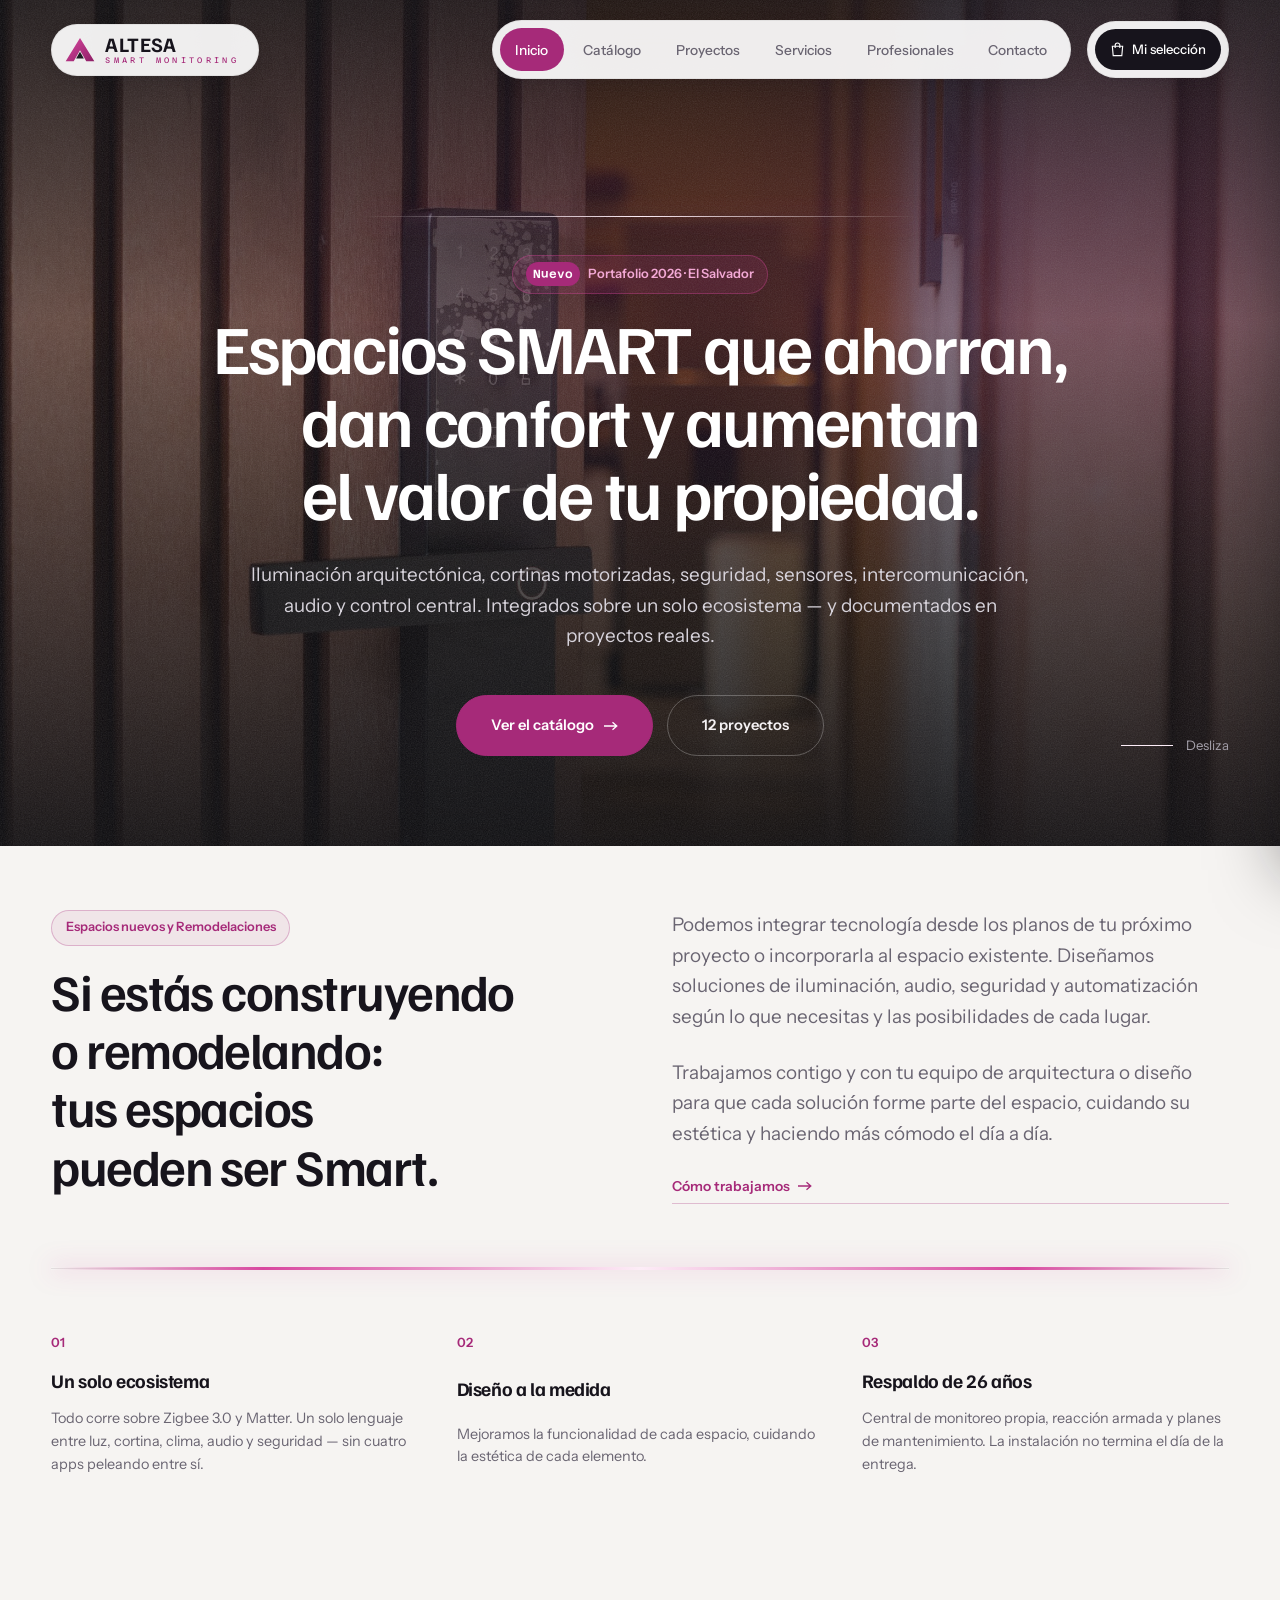
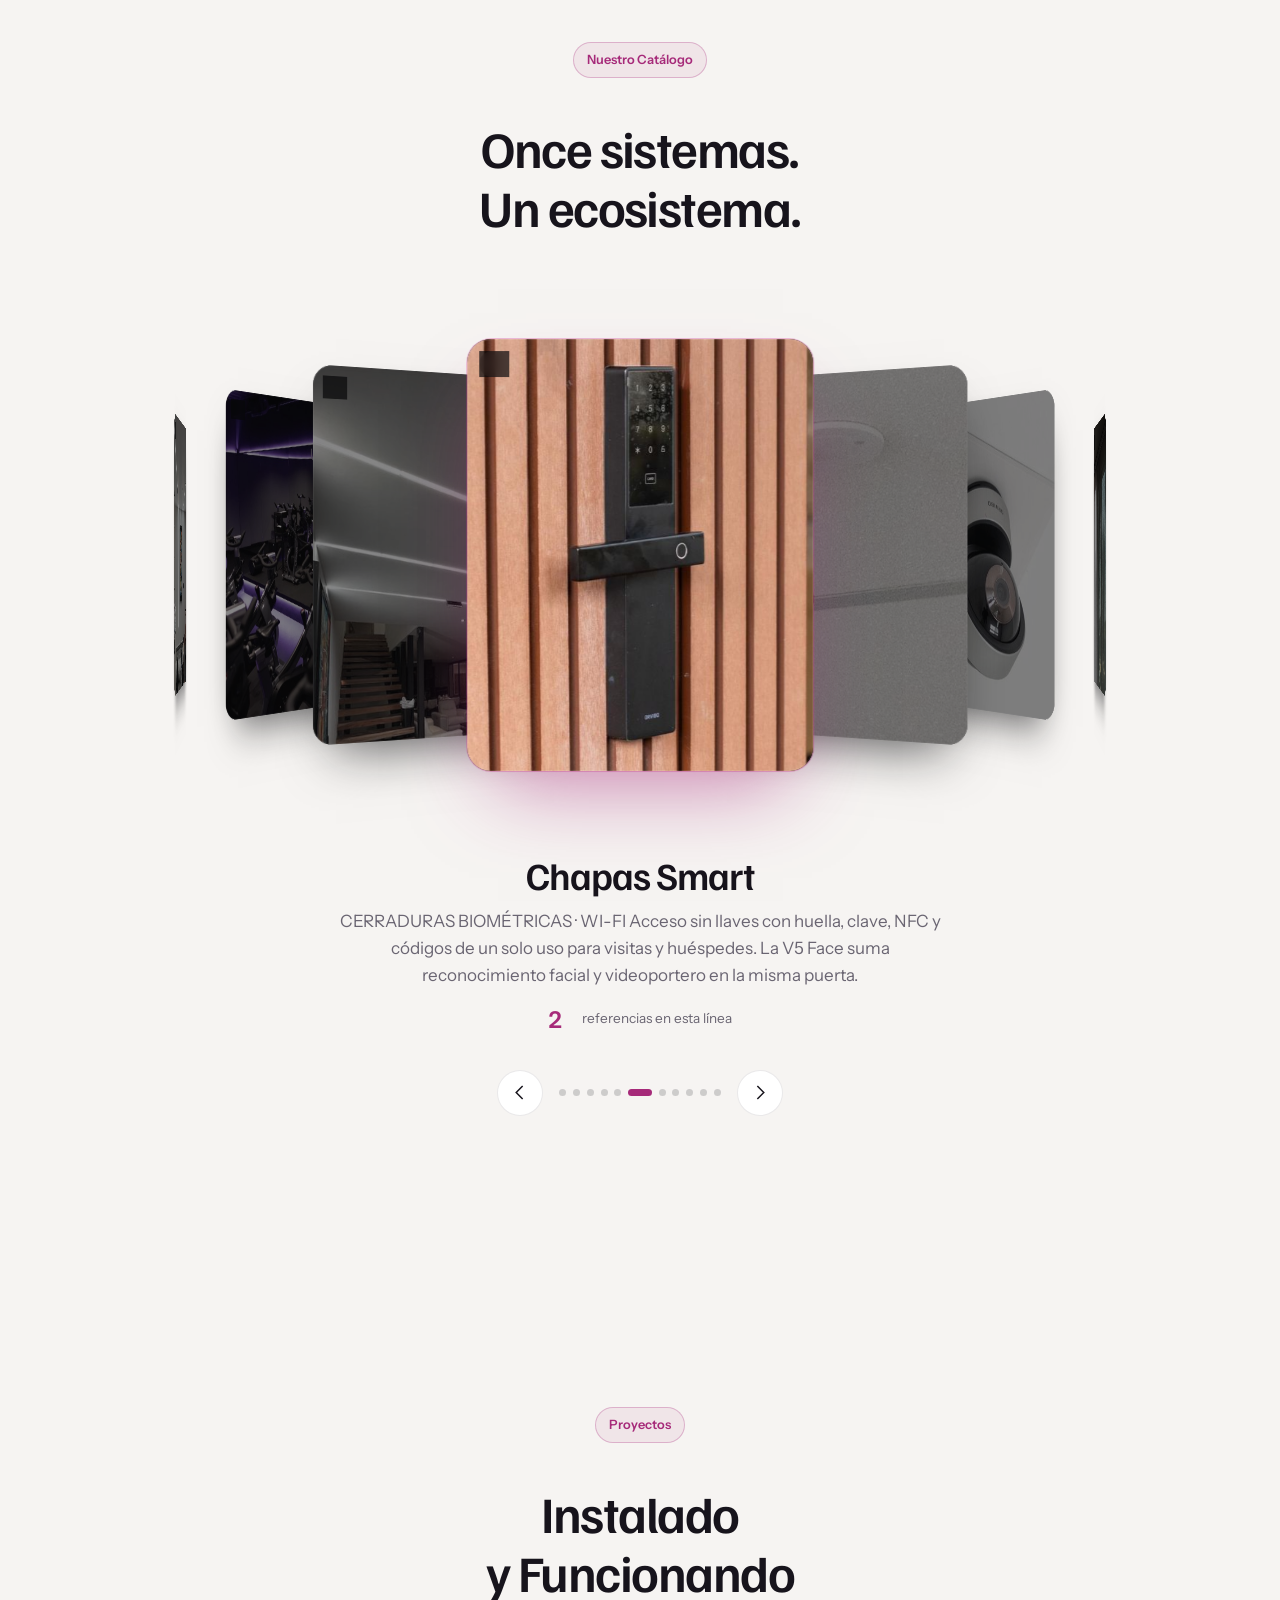
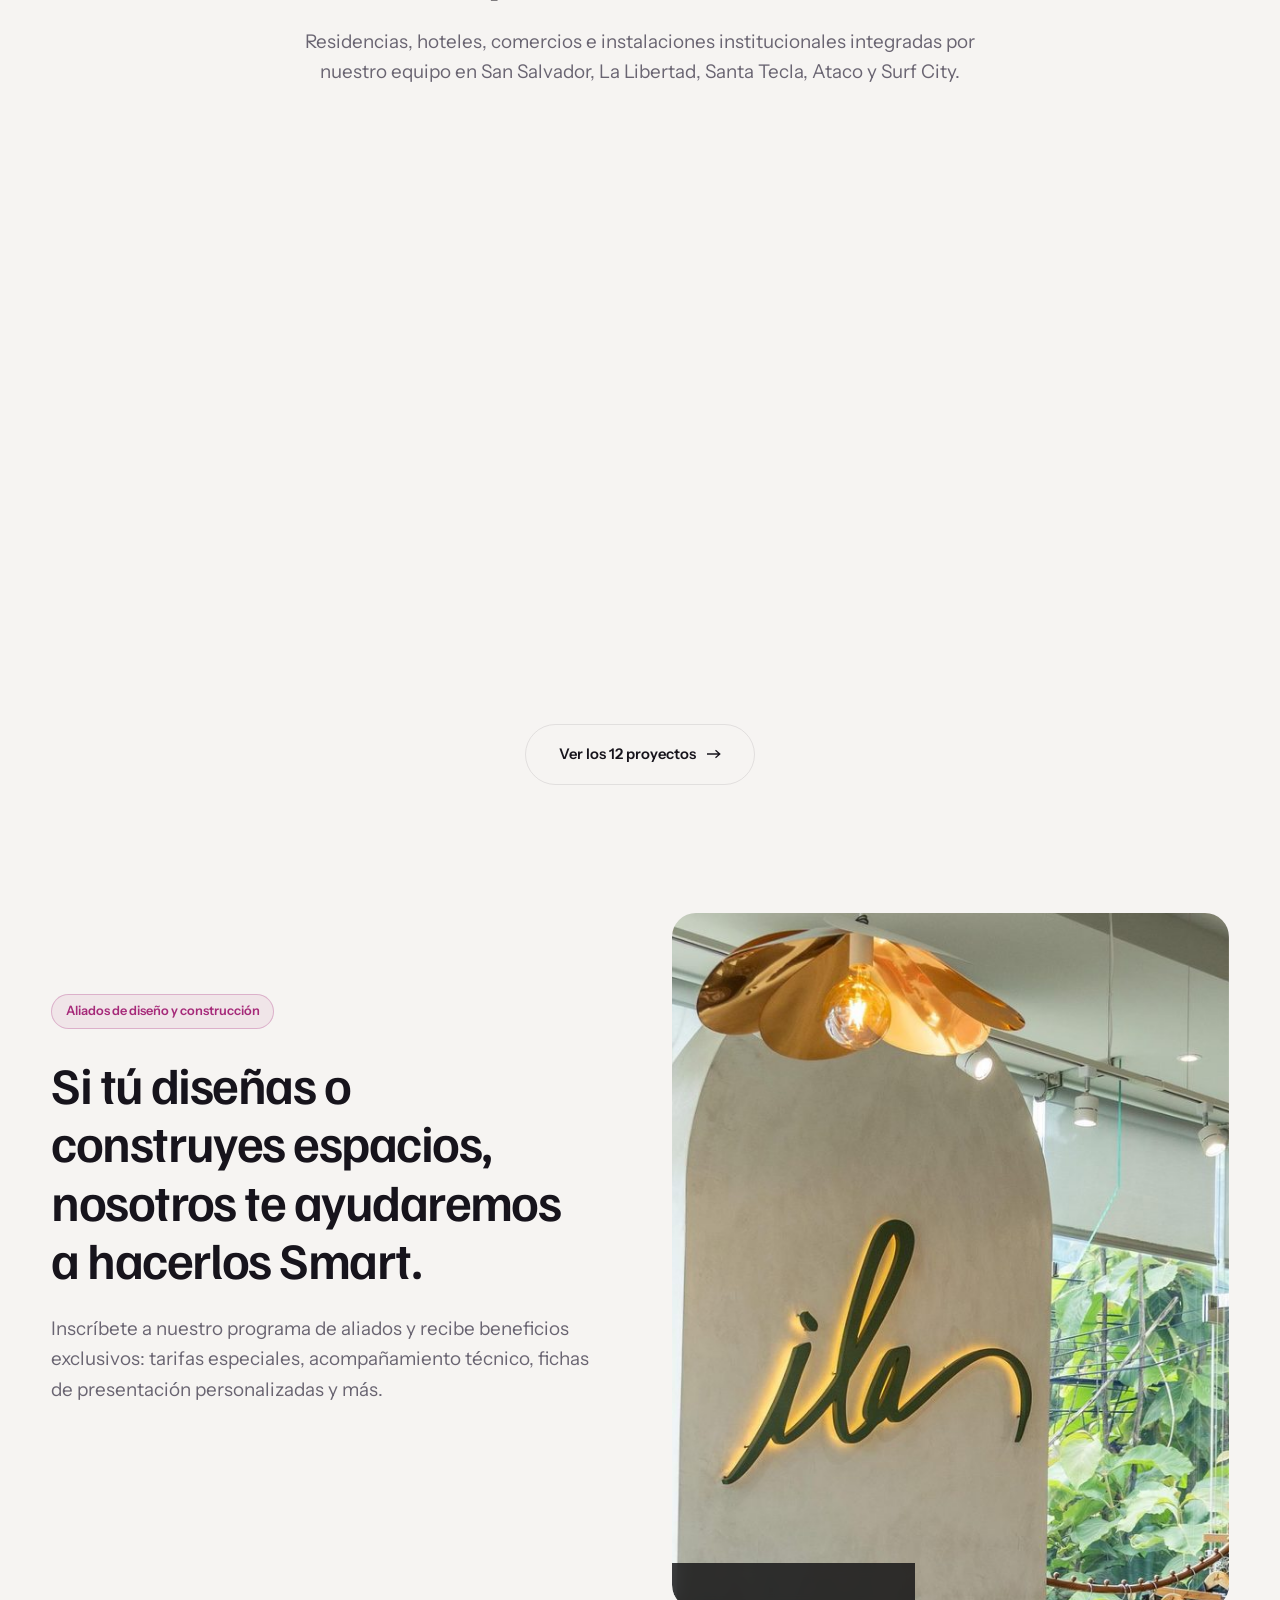
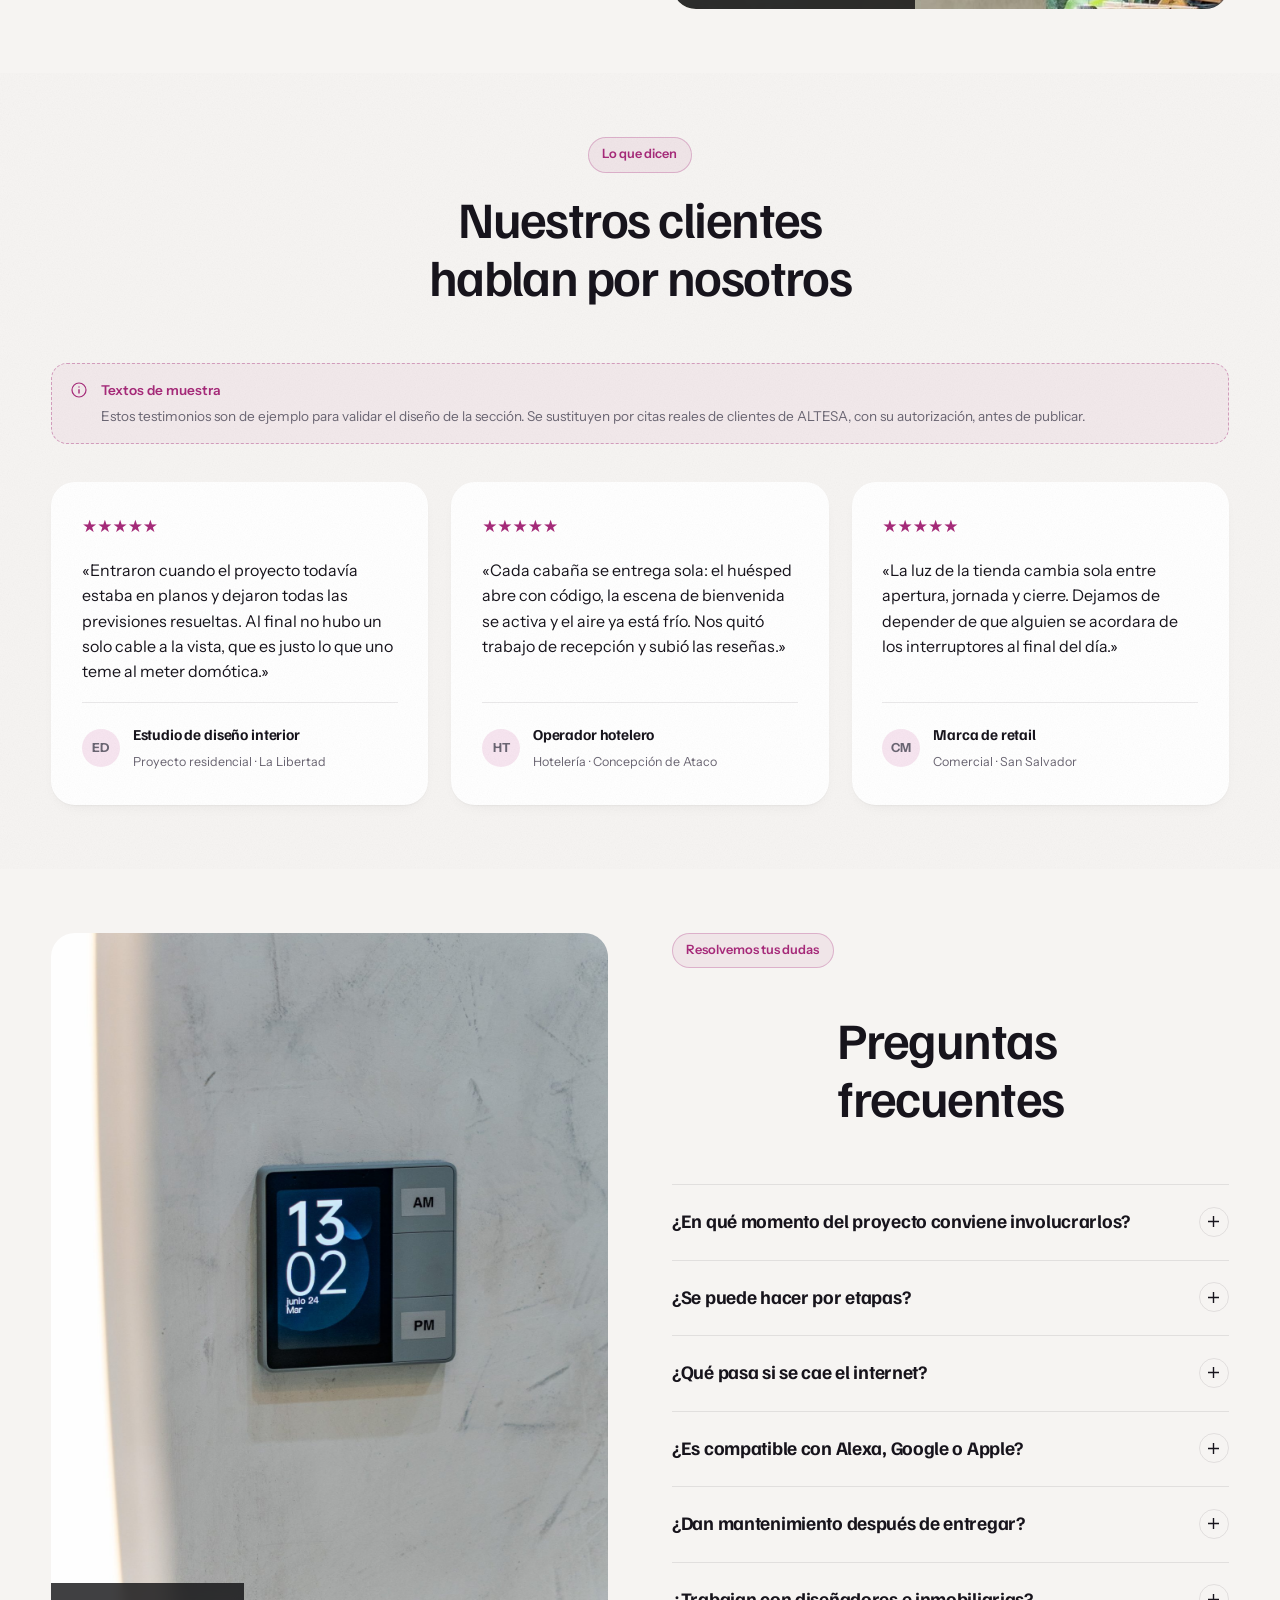
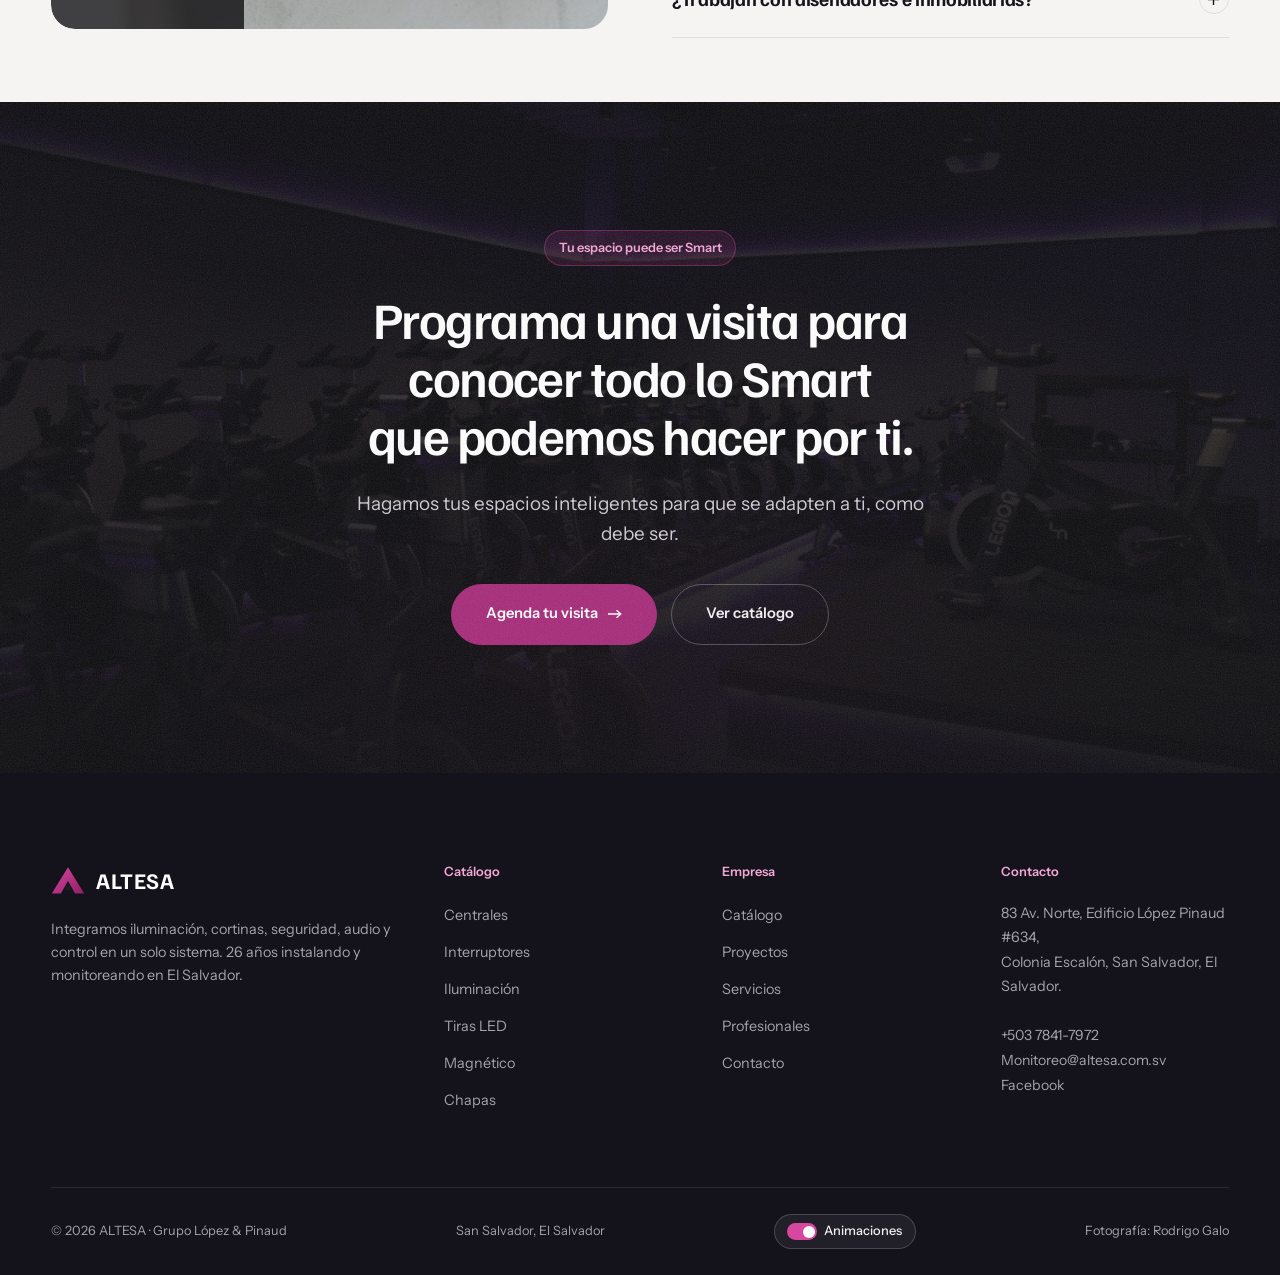
<file: public/index.html>
<!doctype html>
<html lang="es">
<head>
<meta charset="utf-8">
<meta name="viewport" content="width=device-width,initial-scale=1">
<title>ALTESA Smart Monitoring · Catálogo de espacios inteligentes</title>
<meta name="description" content="Iluminación arquitectónica, cortinas motorizadas, seguridad, sensores, intercomunicación, audio y control central para residencias, hotelería y comercio en El Salvador. Catálogo para diseñadores, arquitectos e inmobiliarias.">
<link rel="preconnect" href="https://fonts.googleapis.com">
<link rel="preconnect" href="https://fonts.gstatic.com" crossorigin>
<link href="https://fonts.googleapis.com/css2?family=Familjen+Grotesk:wght@400;500;600;700&family=Instrument+Sans:wght@400;500;600&family=Azeret+Mono:wght@400;500&display=swap" rel="stylesheet">
<link rel="stylesheet" href="assets/css/site.css?v=20261105-1">
</head>
<body>

<!-- ================= 01 · HERO ================= -->
<section class="hero grain">
  <div class="hero__media">
    <img src="img/hero/hero-op1-chapa-ataco.jpg" alt="Chapa inteligente instalada por ALTESA en una puerta de Cabañas Ataco, con el interior encendido detrás" fetchpriority="high">
  </div>
  <div class="wrap hero__in">
    <div class="hero__beam"></div>
    <div data-mo-group="">
      <p class="tagline"><b>Nuevo</b> Portafolio 2026 · El Salvador</p>
      <h1 class="display d1 h-long mt-s">Espacios SMART que ahorran, dan confort y aumentan el valor de tu propiedad.</h1>
      <p class="lead">Iluminación arquitectónica, cortinas motorizadas, seguridad, sensores, intercomunicación,
        audio y control central. Integrados sobre un solo ecosistema — y documentados en proyectos reales.</p>
      <div class="hero__acts">
        <a class="btn btn--lg" href="catalogo.html"><span>Ver el catálogo</span><svg class="arw" width="14" height="10" viewBox="0 0 14 10" fill="none"><path d="M0 5h12M8.5 1.2 12.8 5 8.5 8.8" stroke="currentColor" stroke-width="1.3"/></svg></a>
        <a class="btn btn--ghost btn--lg" href="proyectos.html"><span>12 proyectos</span></a>
      </div>
    </div>
  </div>
  <div class="hero__scroll"><i></i><span>Desliza</span></div>
</section>

<!-- ================= 02 · POSICIONAMIENTO ================= -->
<section class="section">
  <div class="wrap">
    <div class="split split--top">
      <div data-mo-group="">
        <p class="tagline">Espacios nuevos y Remodelaciones</p>
        <h2 class="display d2 mt-s">Si estás construyendo o remodelando: tus espacios pueden ser Smart.</h2>
      </div>
      <div class="stack" data-mo-group="">
        <p class="lead">Podemos integrar tecnología desde los planos de tu próximo proyecto o incorporarla al espacio existente.
          Diseñamos soluciones de iluminación, audio, seguridad y automatización según lo que necesitas y las posibilidades de cada lugar.</p>
        <p class="lead">Trabajamos contigo y con tu equipo de arquitectura o diseño para que cada solución forme parte del espacio,
          cuidando su estética y haciendo más cómodo el día a día.</p>
        <a class="linkline" href="servicios.html" style="color:var(--plum)">Cómo trabajamos
          <svg class="arw" width="14" height="10" viewBox="0 0 14 10" fill="none"><path d="M0 5h12M8.5 1.2 12.8 5 8.5 8.8" stroke="currentColor" stroke-width="1.3"/></svg></a>
      </div>
    </div>

    <div class="lightline mt-l"></div>

    <div class="pillars mt-l" data-mo-group="">
      <div class="pillar">
        <span class="pillar__n">01</span>
        <h3>Un solo ecosistema</h3>
        <p>Todo corre sobre Zigbee 3.0 y Matter. Un solo lenguaje entre luz, cortina, clima, audio y seguridad —
          sin cuatro apps peleando entre sí.</p>
      </div>
      <div class="pillar">
        <span class="pillar__n">02</span>
        <h3>Diseño a la medida</h3>
        <p>Mejoramos la funcionalidad de cada espacio, cuidando la estética de cada elemento.</p>
      </div>
      <div class="pillar">
        <span class="pillar__n">03</span>
        <h3>Respaldo de 26 años</h3>
        <p>Central de monitoreo propia, reacción armada y planes de mantenimiento. La instalación no termina
          el día de la entrega.</p>
      </div>
    </div>
  </div>
</section>

<!-- ================= 03 · CATÁLOGO (coverflow a pantalla) ================= -->
<section class="section sec-full" id="catalogo">
  <div class="wrap">
    <div class="shead" data-mo-group="">
      <p class="tagline">Nuestro Catálogo</p>
      <h2 class="display d2 mt-s">Once sistemas.<br>Un ecosistema.</h2>
    </div>
  </div>
  <div class="wrap wrap--wide">
    <div id="coverflow" tabindex="0" aria-label="Categorías del catálogo"></div>
  </div>
  <div class="wrap hero__acts mt-l" data-mo>
    <a class="btn btn--lg" href="catalogo.html"><span>Explorar los <span data-cifra="productos">91</span> productos</span><svg class="arw" width="14" height="10" viewBox="0 0 14 10" fill="none"><path d="M0 5h12M8.5 1.2 12.8 5 8.5 8.8" stroke="currentColor" stroke-width="1.3"/></svg></a>
    <a class="btn btn--ghost btn--lg" href="reel.html"><svg width="11" height="12" viewBox="0 0 11 12" fill="none" aria-hidden="true"><path d="M1.2 1.2v9.6L9.8 6z" fill="currentColor"/></svg><span>Ver en video</span></a>
  </div>
</section>

<!-- ================= 04 · PROYECTOS (marquesina) ================= -->
<section class="section">
  <div class="wrap">
    <div class="shead" data-mo-group="">
      <p class="tagline">Proyectos</p>
      <h2 class="display d2 mt-s">Instalado<br>y Funcionando</h2>
      <p class="lead">Residencias, hoteles, comercios e instalaciones institucionales integradas por nuestro equipo
        en San Salvador, La Libertad, Santa Tecla, Ataco y Surf City.</p>
    </div>
  </div>
  <div id="mqProyectos"></div>
  <div class="wrap center mt-l" data-mo>
    <a class="btn btn--ghost btn--lg" href="proyectos.html"><span>Ver los 12 proyectos</span><svg class="arw" width="14" height="10" viewBox="0 0 14 10" fill="none"><path d="M0 5h12M8.5 1.2 12.8 5 8.5 8.8" stroke="currentColor" stroke-width="1.3"/></svg></a>
  </div>
</section>

<!-- ================= 05 · PROFESIONALES ================= -->
<section class="section">
  <div class="wrap">
    <div class="split">
      <div class="stack" data-mo-group="">
        <p class="tagline">Aliados de diseño y construcción</p>
        <h2 class="display d2">Si tú diseñas o construyes espacios, nosotros te ayudaremos a hacerlos Smart.</h2>
        <p class="lead">Inscríbete a nuestro programa de aliados y recibe beneficios exclusivos: tarifas especiales,
          acompañamiento técnico, fichas de presentación personalizadas y más.</p>
        <div class="hero__acts">
          <a class="btn" href="profesionales.html"><span>Programa de aliados</span><svg class="arw" width="14" height="10" viewBox="0 0 14 10" fill="none"><path d="M0 5h12M8.5 1.2 12.8 5 8.5 8.8" stroke="currentColor" stroke-width="1.3"/></svg></a>
          <a class="btn btn--ghost" href="contacto.html"><span>Agendar visita</span></a>
        </div>
      </div>
      <figure class="figure" style="aspect-ratio:4/5" data-mo="right">
        <img class="par" data-par="34" src="img/proyectos/ila-studio-01.jpg" alt="ILA Studio: iluminación arquitectónica y escenas comerciales instaladas por ALTESA">
        <figcaption>ILA Studio · San Benito, San Salvador</figcaption>
      </figure>
    </div>
  </div>
</section>

<!-- ================= 06 · RESEÑAS ================= -->
<section class="section dark grain">
  <div class="wrap">
    <div class="shead">
      <div class="shead__top">
        <div data-mo-group="">
          <p class="tagline">Lo que dicen</p>
          <h2 class="display d2 mt-s">Nuestros clientes<br>hablan por nosotros</h2>
        </div>
      </div>
    </div>

    <div class="notice" style="margin-bottom:clamp(1.5rem,3vw,2.4rem)" data-mo>
      <svg width="16" height="16" viewBox="0 0 16 16" fill="none" aria-hidden="true"><circle cx="8" cy="8" r="7" stroke="currentColor" stroke-width="1.2"/><path d="M8 7.2v4.2M8 4.6v.9" stroke="currentColor" stroke-width="1.4"/></svg>
      <p><b>Textos de muestra</b>Estos testimonios son de ejemplo para validar el diseño de la sección.
        Se sustituyen por citas reales de clientes de ALTESA, con su autorización, antes de publicar.</p>
    </div>

    <div class="revs" data-mo-group="">
      <article class="rev">
        <div class="rev__stars" aria-label="5 de 5">★★★★★</div>
        <p>«Entraron cuando el proyecto todavía estaba en planos y dejaron todas las previsiones resueltas.
          Al final no hubo un solo cable a la vista, que es justo lo que uno teme al meter domótica.»</p>
        <div class="rev__who"><span class="rev__av">ED</span>
          <div><b>Estudio de diseño interior</b><span>Proyecto residencial · La Libertad</span></div></div>
      </article>
      <article class="rev">
        <div class="rev__stars" aria-label="5 de 5">★★★★★</div>
        <p>«Cada cabaña se entrega sola: el huésped abre con código, la escena de bienvenida se activa
          y el aire ya está frío. Nos quitó trabajo de recepción y subió las reseñas.»</p>
        <div class="rev__who"><span class="rev__av">HT</span>
          <div><b>Operador hotelero</b><span>Hotelería · Concepción de Ataco</span></div></div>
      </article>
      <article class="rev">
        <div class="rev__stars" aria-label="5 de 5">★★★★★</div>
        <p>«La luz de la tienda cambia sola entre apertura, jornada y cierre. Dejamos de depender
          de que alguien se acordara de los interruptores al final del día.»</p>
        <div class="rev__who"><span class="rev__av">CM</span>
          <div><b>Marca de retail</b><span>Comercial · San Salvador</span></div></div>
      </article>
    </div>
  </div>
</section>

<!-- ================= 07 · PREGUNTAS ================= -->
<section class="section">
  <div class="wrap">
    <div class="split split--top">

      <figure class="figure figure--sticky" style="aspect-ratio:4/5" data-mo="left">
        <img class="par" data-par="26" src="img/proyectos/ila-studio-06.jpg" alt="Panel táctil de pared instalado por ALTESA en ILA Studio">
        <figcaption>Panel de control · ILA Studio</figcaption>
      </figure>

      <div>
    <div class="shead" style="justify-items:start;text-align:left" data-mo-group="">
      <p class="tagline">Resolvemos tus dudas</p>
      <h2 class="display d2 mt-s">Preguntas<br>frecuentes</h2>
    </div>

    <div class="acc" data-solo data-mo>
      <div class="acc__item">
        <button class="acc__q" type="button" aria-expanded="false">
          <span>¿En qué momento del proyecto conviene involucrarlos?</span>
          <span class="acc__ico"><svg width="11" height="11" viewBox="0 0 12 12" fill="none"><path d="M6 0v12M0 6h12" stroke="currentColor" stroke-width="1.5"/></svg></span>
        </button>
        <div class="acc__a"><div><p>Lo ideal es en planos, antes de fundir o levantar paredes. Ahí definimos ductos,
          puntos de red y alimentación sin costo adicional de obra. Aun así trabajamos en remodelaciones:
          existen módulos inalámbricos y de batería que evitan picar.</p></div></div>
      </div>
      <div class="acc__item">
        <button class="acc__q" type="button" aria-expanded="false">
          <span>¿Se puede hacer por etapas?</span>
          <span class="acc__ico"><svg width="11" height="11" viewBox="0 0 12 12" fill="none"><path d="M6 0v12M0 6h12" stroke="currentColor" stroke-width="1.5"/></svg></span>
        </button>
        <div class="acc__a"><div><p>Sí, y es lo que más recomendamos. Se deja el cableado y el gateway desde el inicio
          y luego se van sumando líneas — iluminación primero, después cortinas, audio o seguridad —
          sin rehacer nada de lo instalado.</p></div></div>
      </div>
      <div class="acc__item">
        <button class="acc__q" type="button" aria-expanded="false">
          <span>¿Qué pasa si se cae el internet?</span>
          <span class="acc__ico"><svg width="11" height="11" viewBox="0 0 12 12" fill="none"><path d="M6 0v12M0 6h12" stroke="currentColor" stroke-width="1.5"/></svg></span>
        </button>
        <div class="acc__a"><div><p>Las escenas, los horarios y los interruptores siguen funcionando: la lógica vive
          en el gateway local, dentro de la casa. Se pierde únicamente el control remoto desde fuera
          hasta que vuelve la conexión.</p></div></div>
      </div>
      <div class="acc__item">
        <button class="acc__q" type="button" aria-expanded="false">
          <span>¿Es compatible con Alexa, Google o Apple?</span>
          <span class="acc__ico"><svg width="11" height="11" viewBox="0 0 12 12" fill="none"><path d="M6 0v12M0 6h12" stroke="currentColor" stroke-width="1.5"/></svg></span>
        </button>
        <div class="acc__a"><div><p>Trabajamos sobre Zigbee 3.0 y Matter, que es el estándar al que se están alineando
          los grandes asistentes. Eso protege la inversión: los dispositivos siguen siendo compatibles
          aunque el cliente cambie de ecosistema más adelante.</p></div></div>
      </div>
      <div class="acc__item">
        <button class="acc__q" type="button" aria-expanded="false">
          <span>¿Dan mantenimiento después de entregar?</span>
          <span class="acc__ico"><svg width="11" height="11" viewBox="0 0 12 12" fill="none"><path d="M6 0v12M0 6h12" stroke="currentColor" stroke-width="1.5"/></svg></span>
        </button>
        <div class="acc__a"><div><p>Sí. Ofrecemos planes de mantenimiento preventivo y, para los sistemas de intrusión,
          monitoreo 24/7 desde nuestra central con reacción armada. Es la operación con la que ALTESA
          lleva 26 años.</p></div></div>
      </div>
      <div class="acc__item">
        <button class="acc__q" type="button" aria-expanded="false">
          <span>¿Trabajan con diseñadores e inmobiliarias?</span>
          <span class="acc__ico"><svg width="11" height="11" viewBox="0 0 12 12" fill="none"><path d="M6 0v12M0 6h12" stroke="currentColor" stroke-width="1.5"/></svg></span>
        </button>
        <div class="acc__a"><div><p>Es buena parte de nuestro trabajo. Tenemos un programa de aliados con precios de
          distribución, apoyo en especificación desde el plano y material para su presentación.
          <a href="profesionales.html" style="color:var(--plum);text-decoration:underline;text-underline-offset:3px">Ver el programa</a>.</p></div></div>
      </div>
    </div>

      </div>
    </div>
  </div>
</section>

<!-- ================= 08 · CTA ================= -->
<section class="cta cta--photo grain">
  <div class="cta__bg"><img class="par" data-par="40" src="img/proyectos/legion-04.jpg" alt=""></div>
  <div class="wrap cta__in" data-mo-group="">
    <p class="tagline">Tu espacio puede ser Smart</p>
    <h2 class="display d2 h-long">Programa una visita para conocer todo lo Smart que podemos hacer por ti.</h2>
    <p class="lead">Hagamos tus espacios inteligentes para que se adapten a ti, como debe ser.</p>
    <div class="cta__acts">
      <a class="btn btn--lg" href="contacto.html"><span>Agenda tu visita</span><svg class="arw" width="14" height="10" viewBox="0 0 14 10" fill="none"><path d="M0 5h12M8.5 1.2 12.8 5 8.5 8.8" stroke="currentColor" stroke-width="1.3"/></svg></a>
      <a class="btn btn--ghost btn--lg" href="catalogo.html"><span>Ver catálogo</span></a>
    </div>
  </div>
</section>

<script src="assets/js/data-catalogo.js?v=20261105-1"></script>
<script src="assets/js/data-proyectos.js?v=20261105-1"></script>
<script src="assets/js/site.js?v=20261105-1"></script>
</body>
</html>
</file>
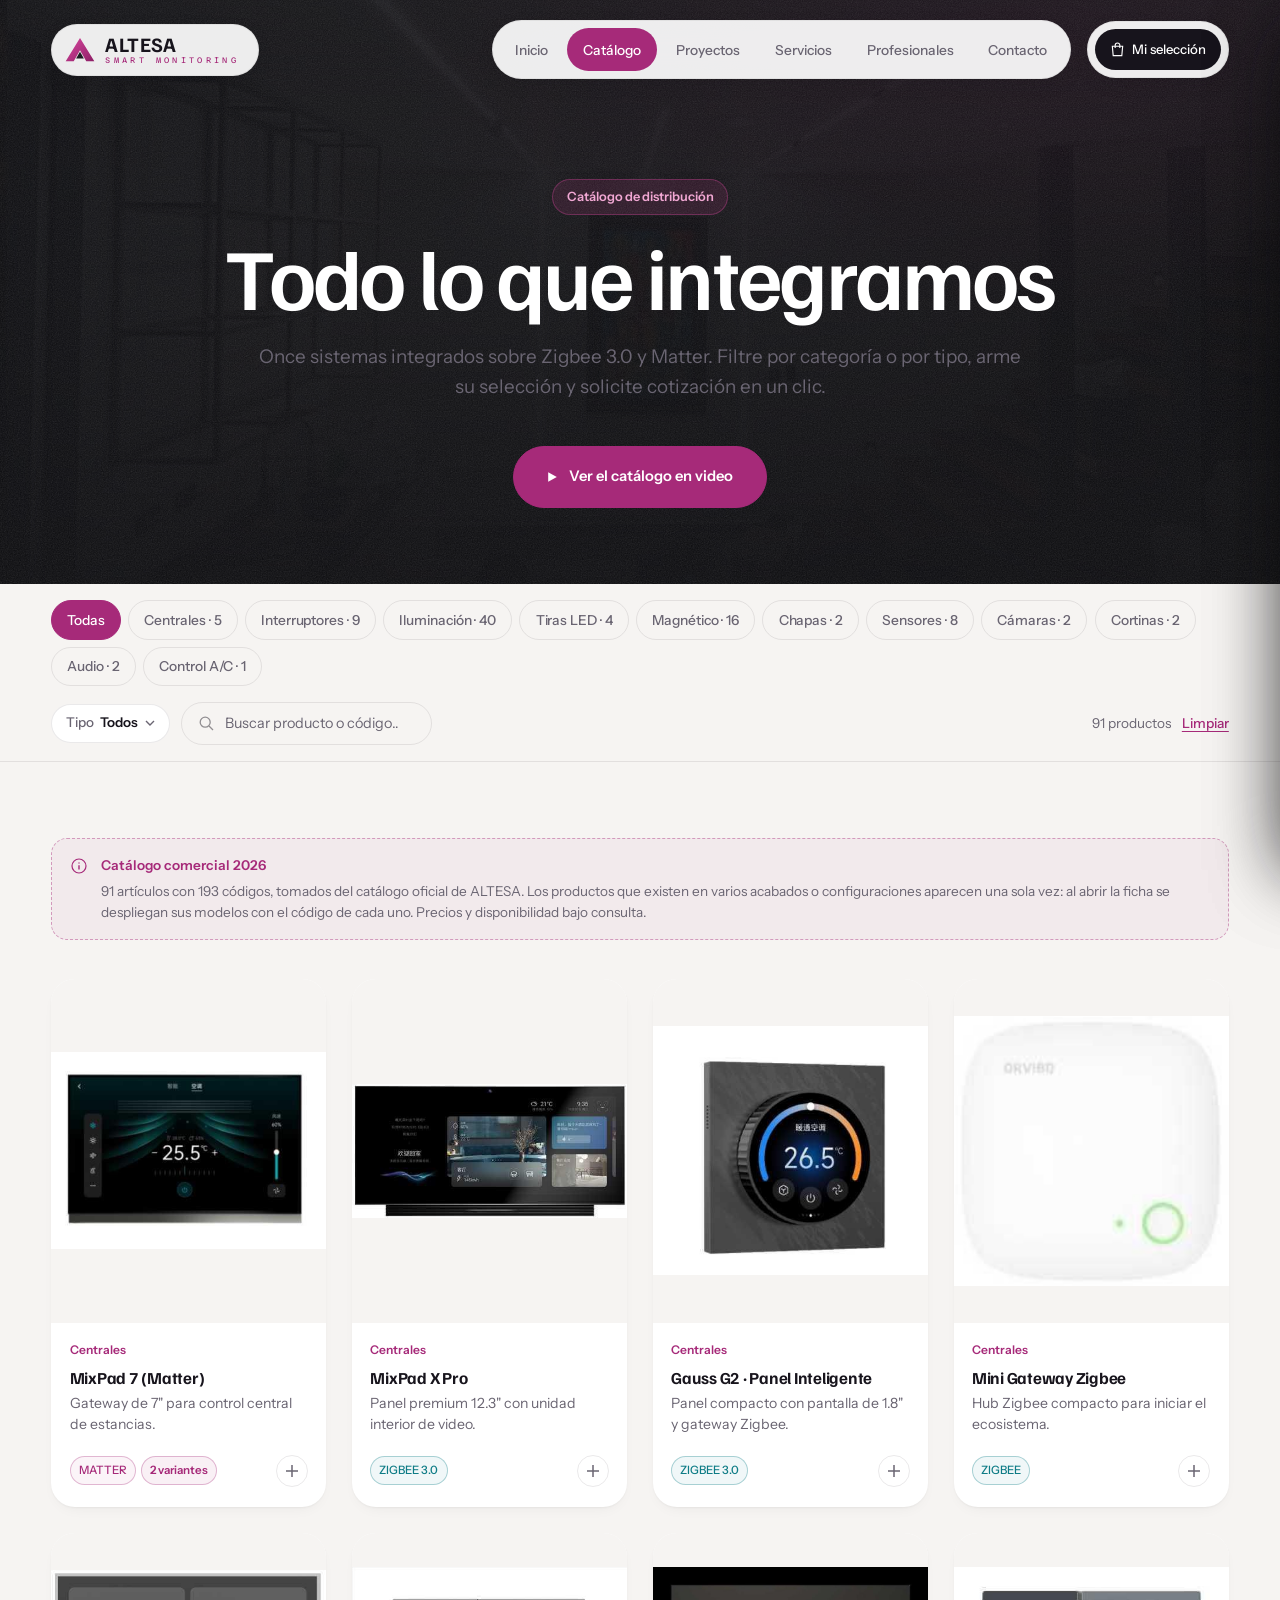
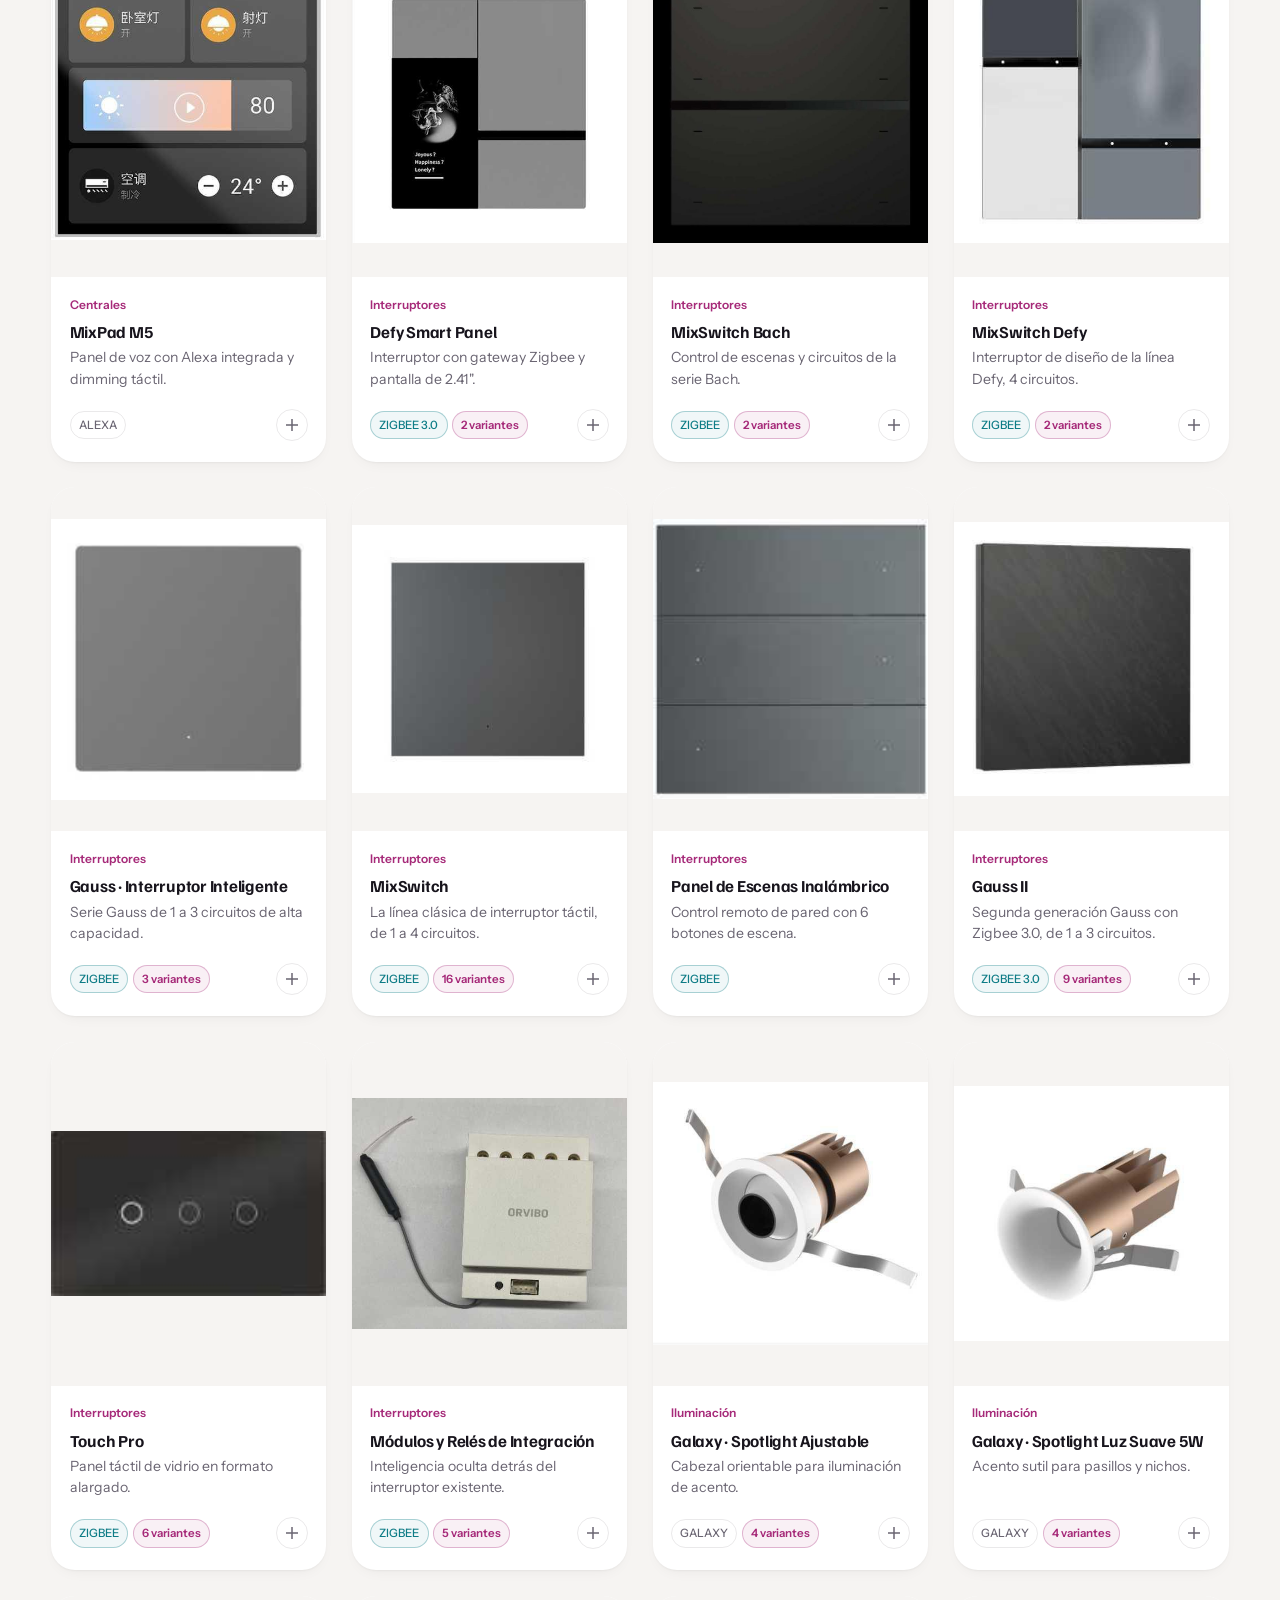
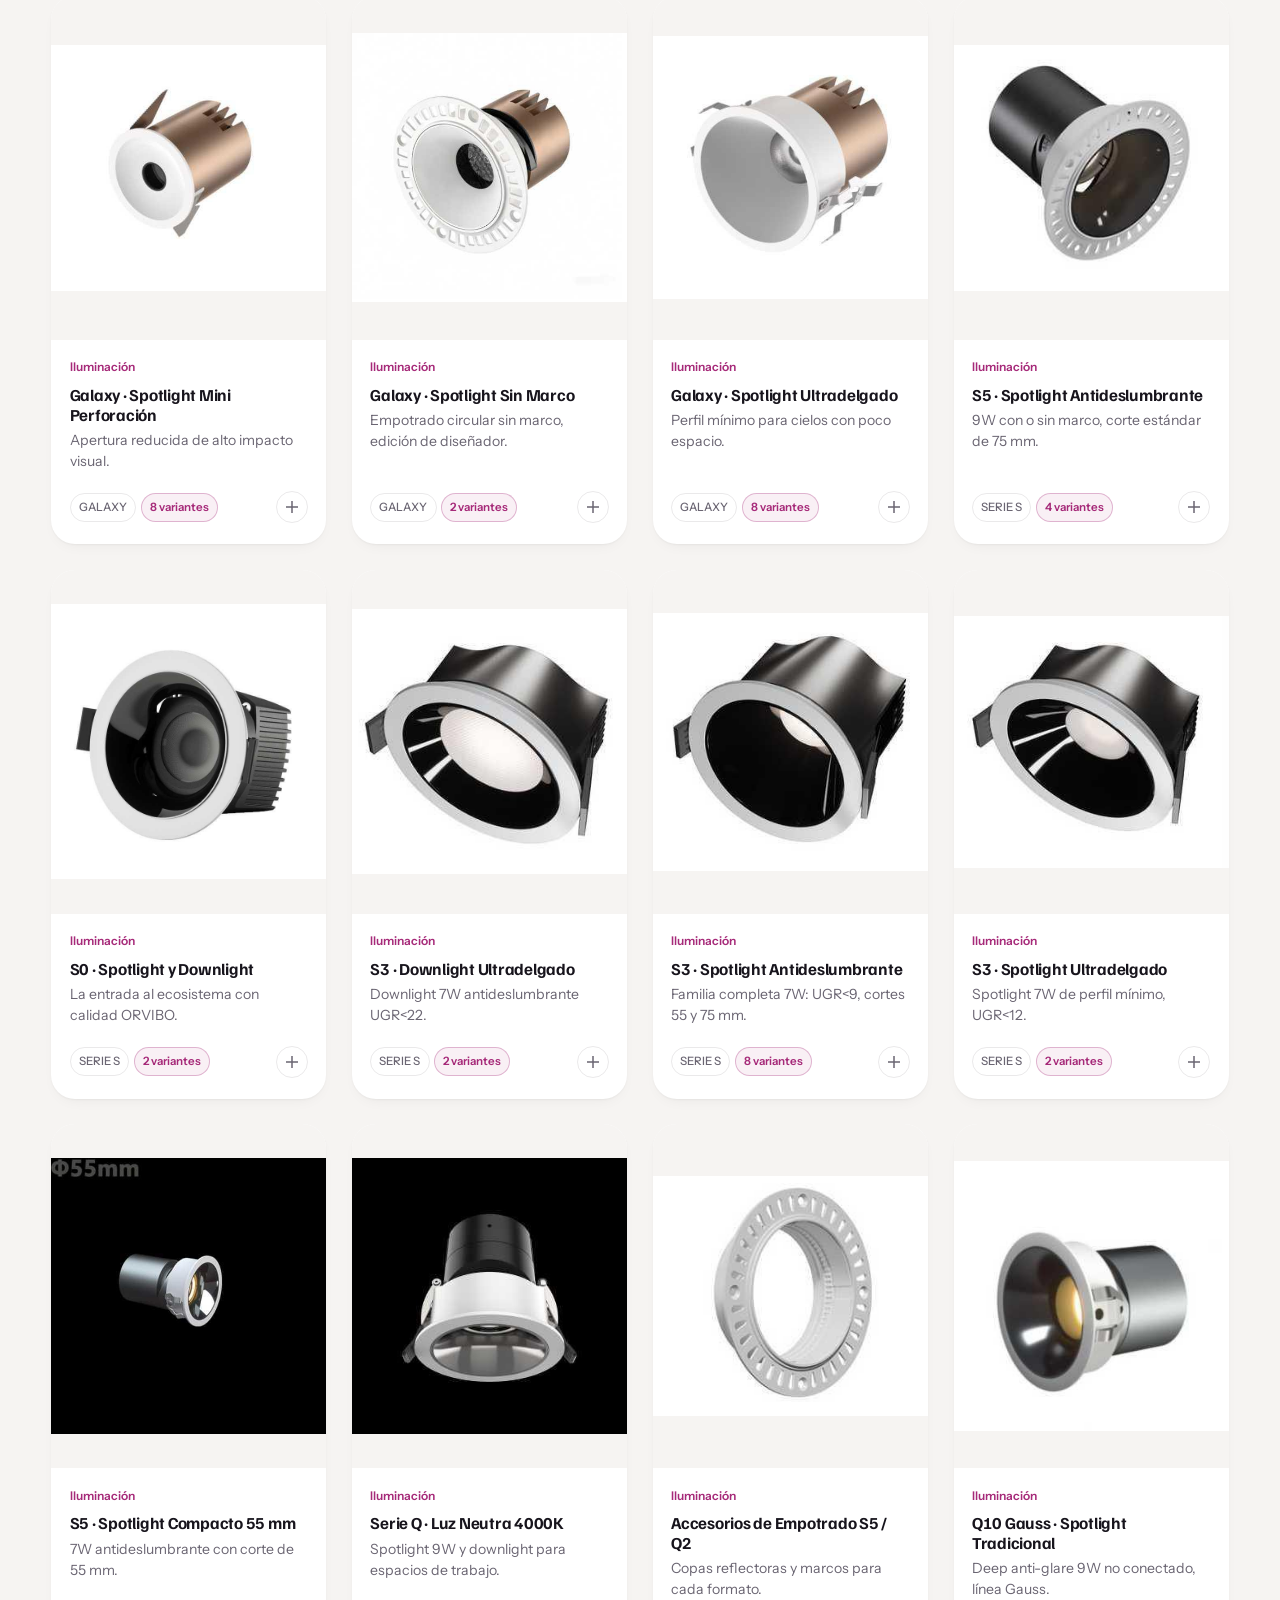
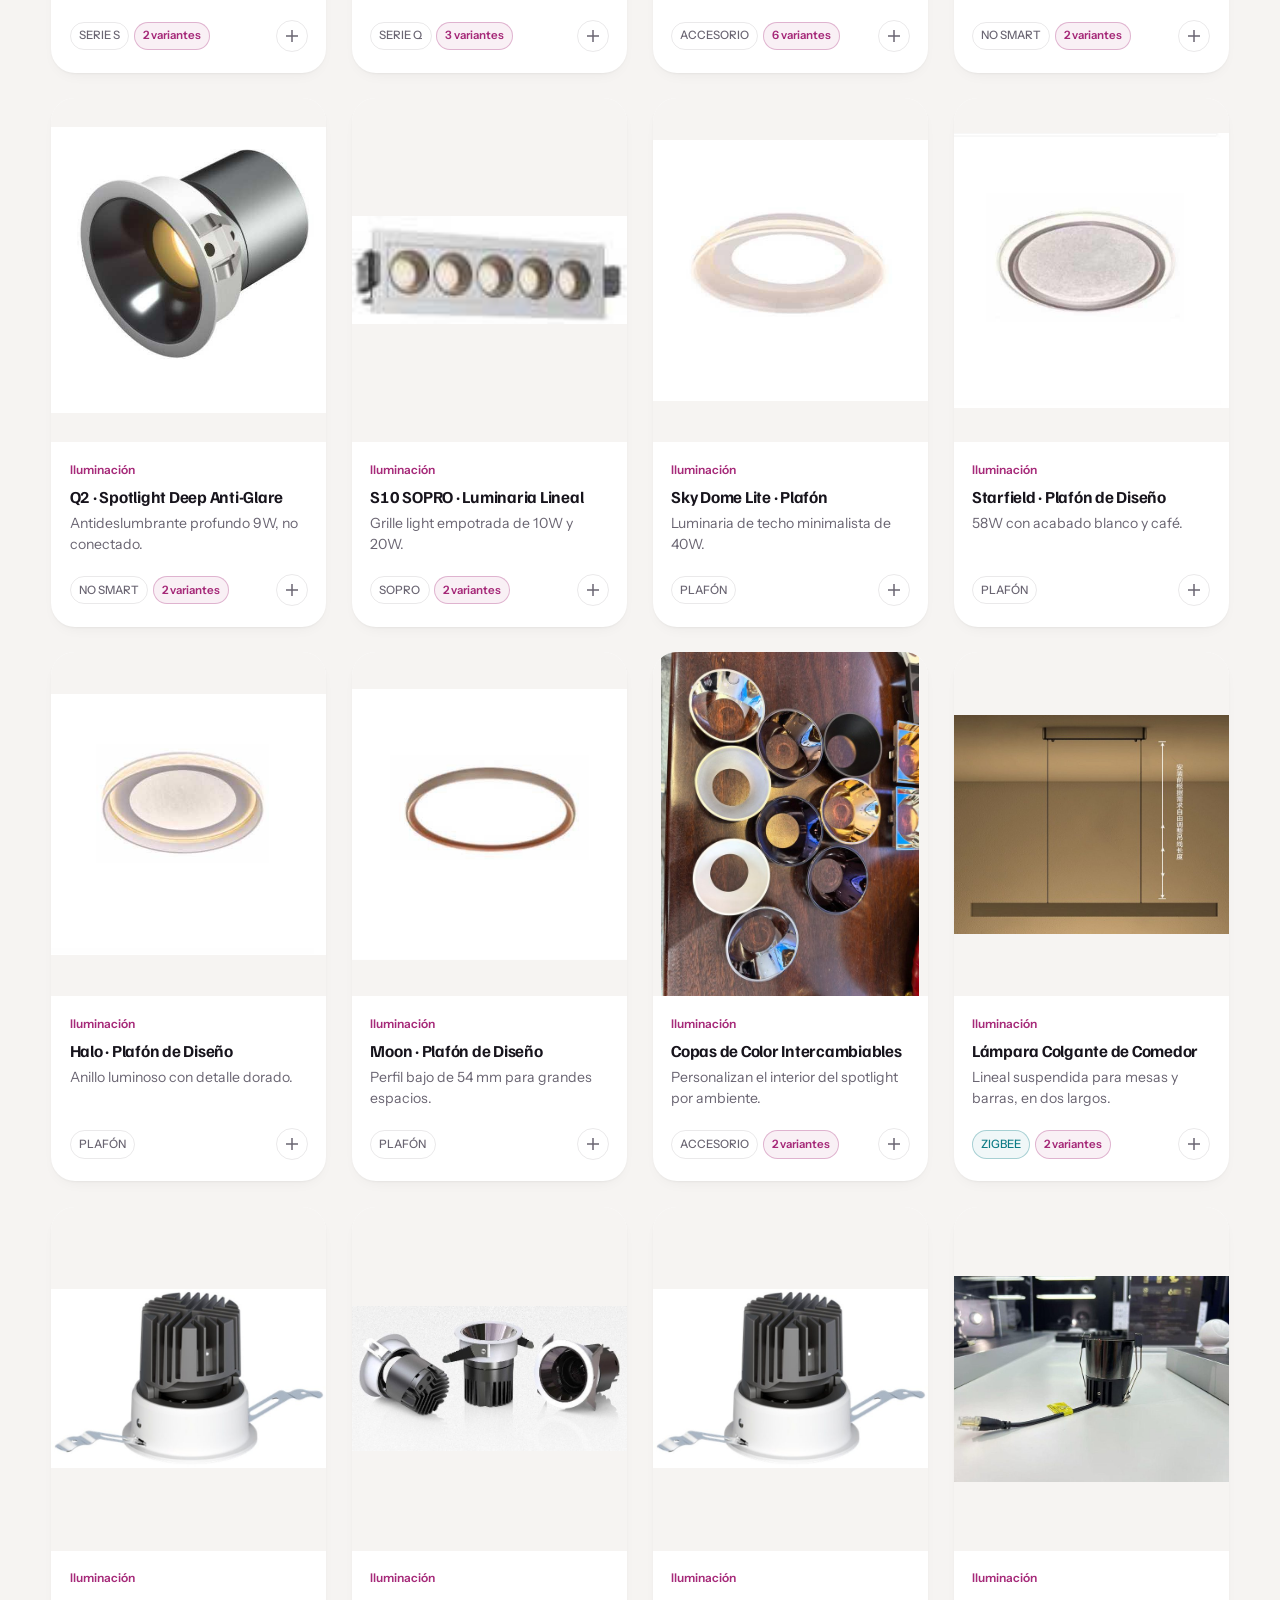
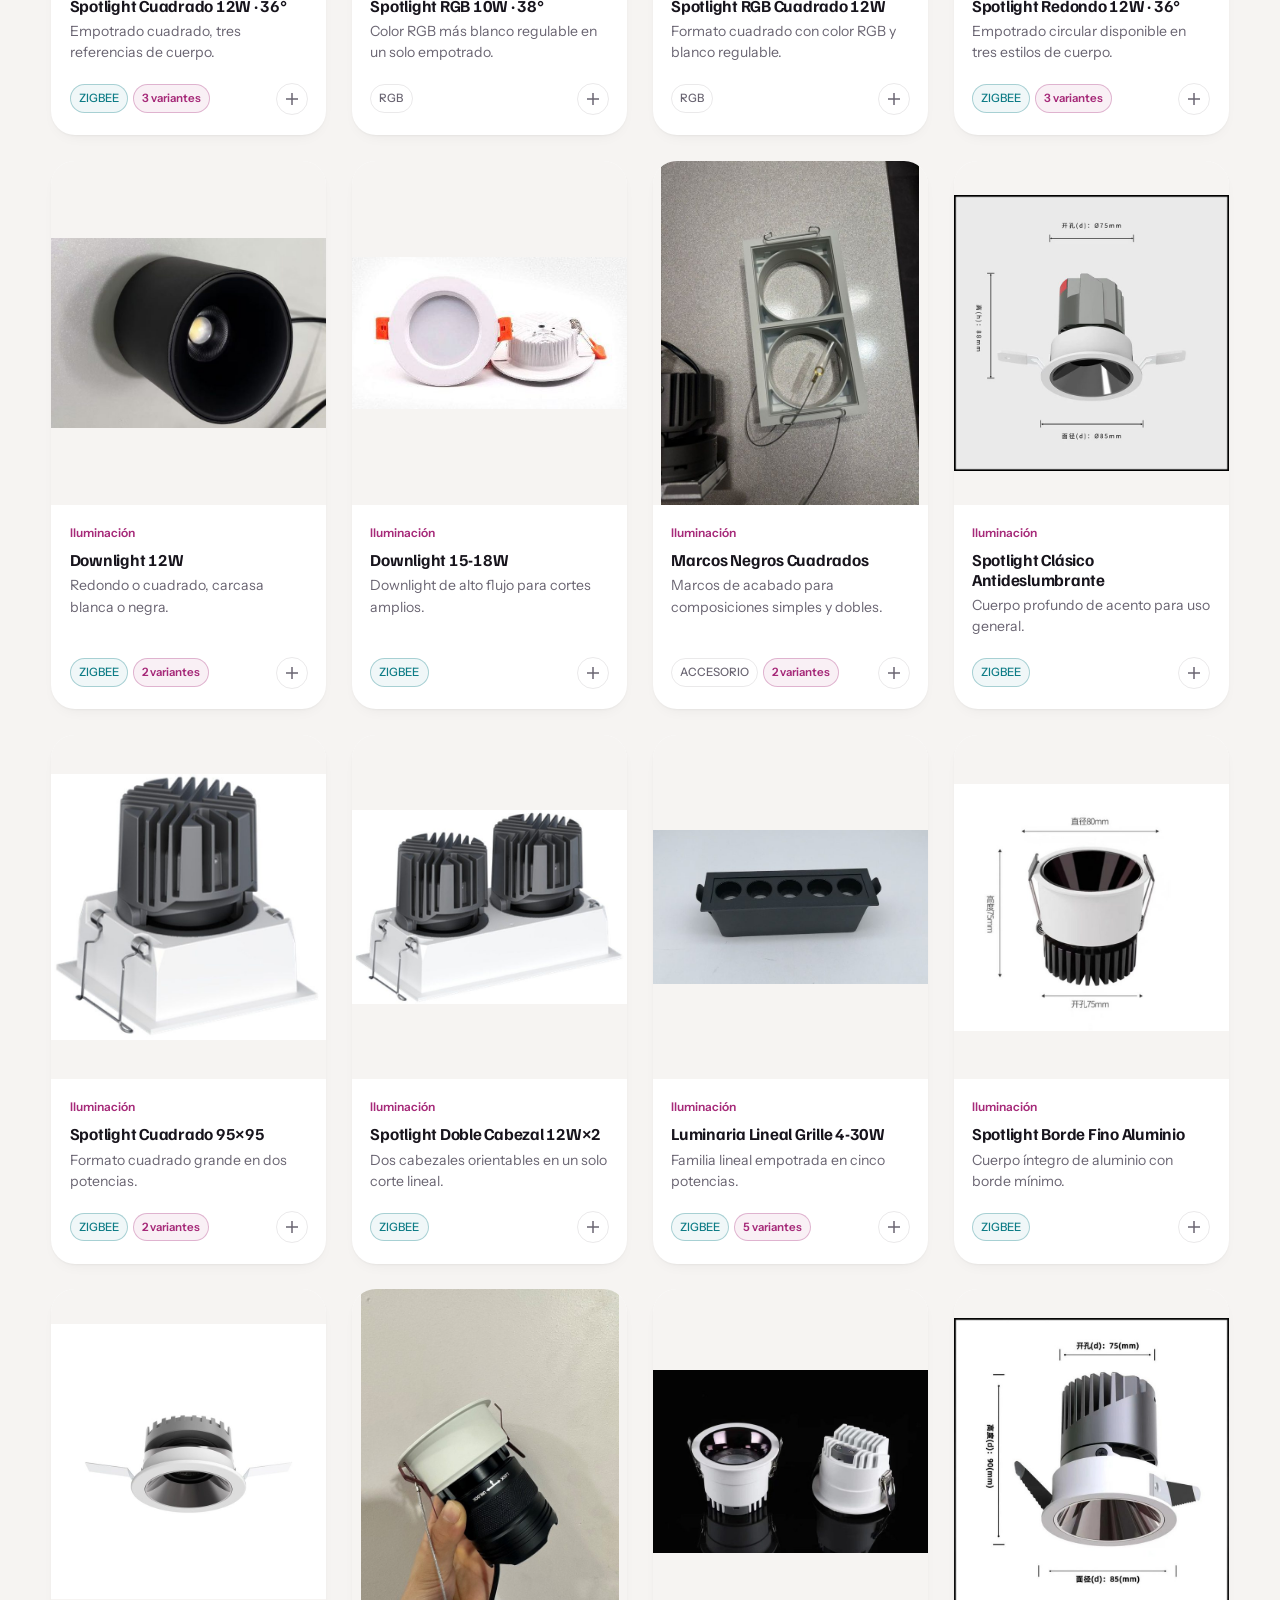
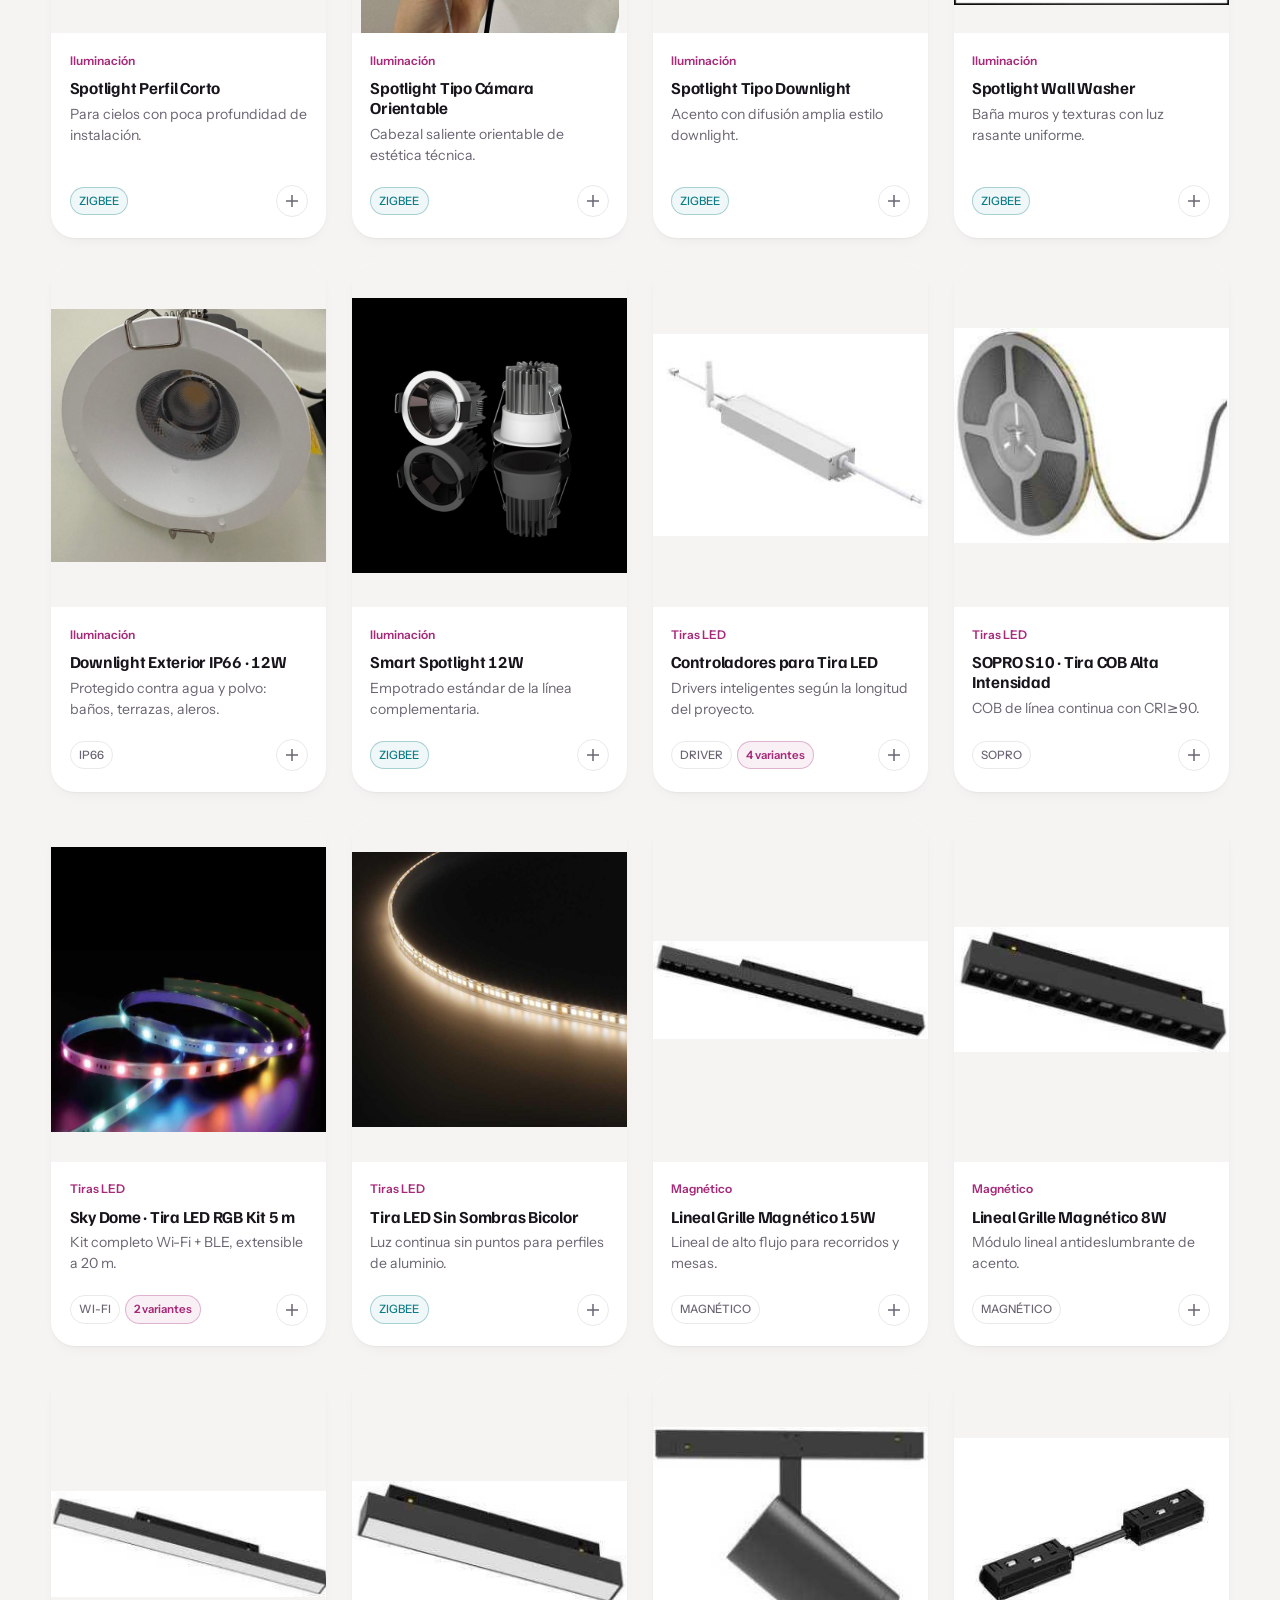
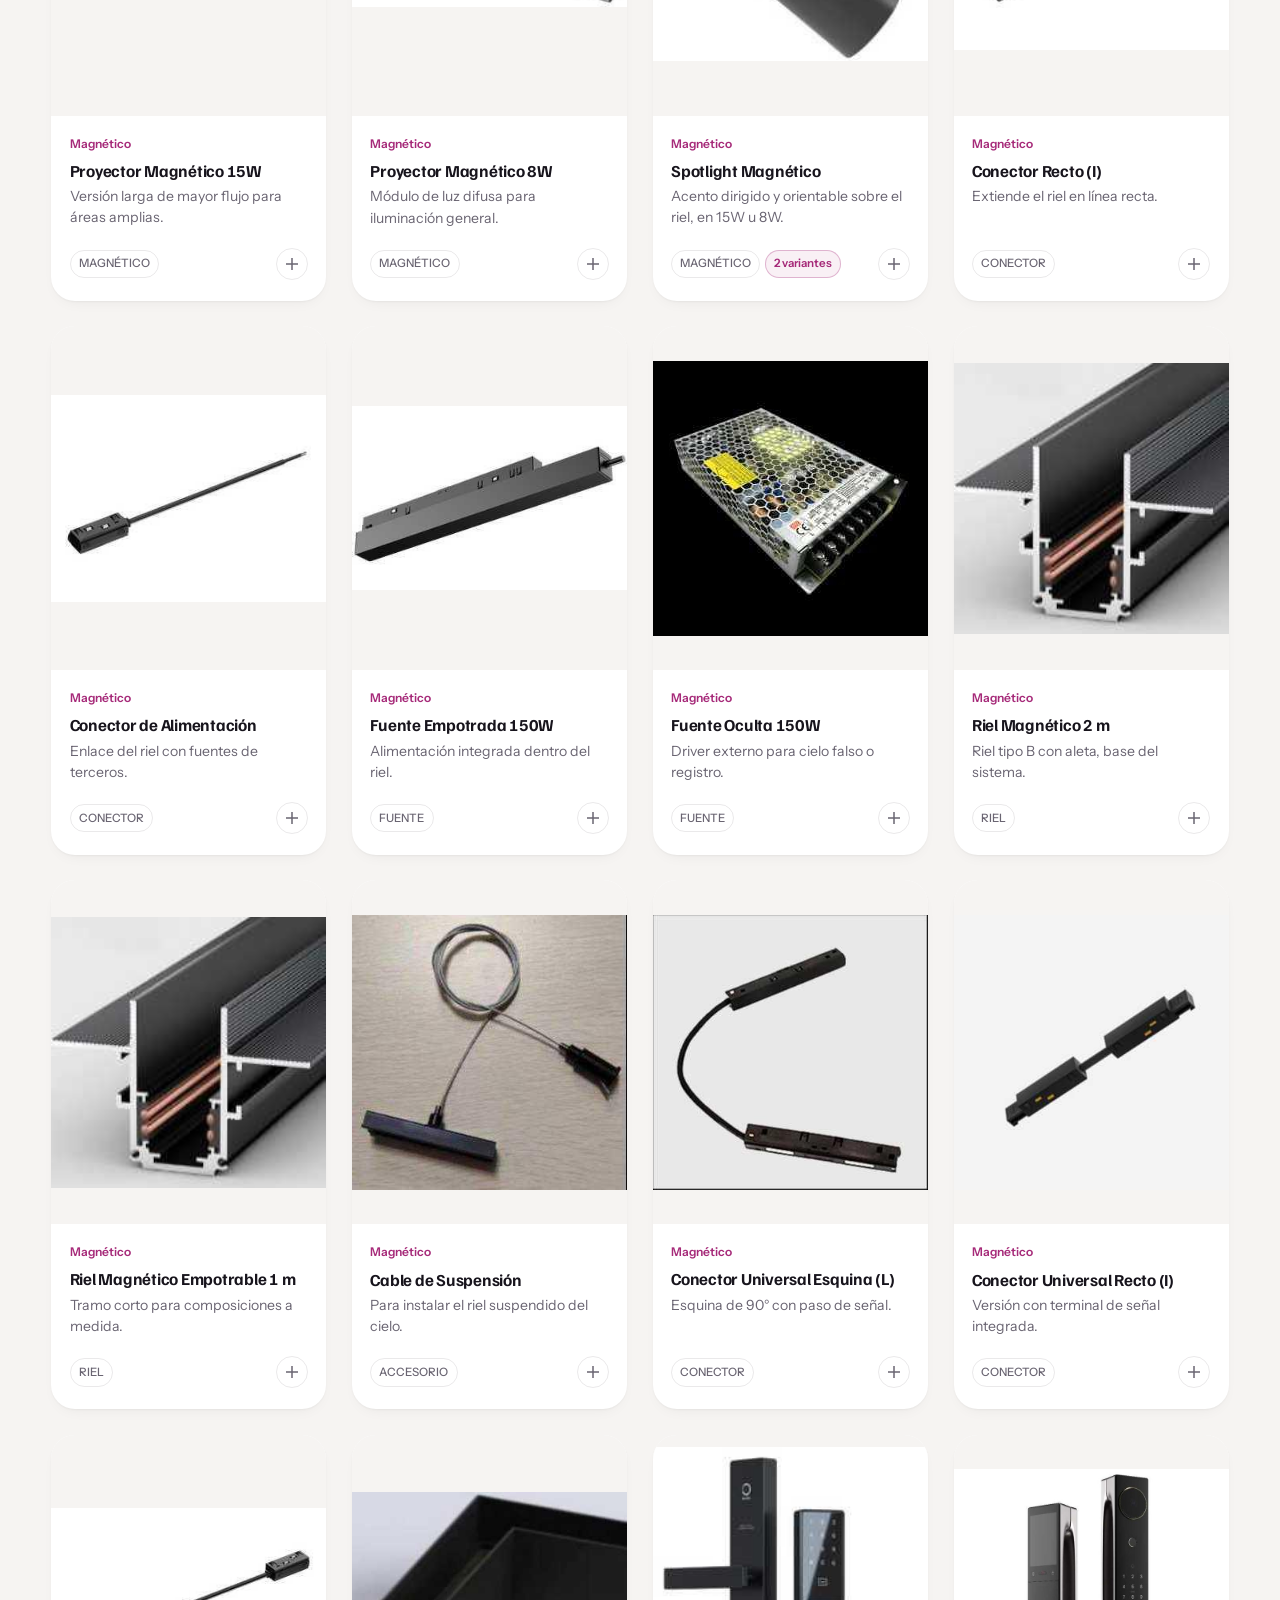
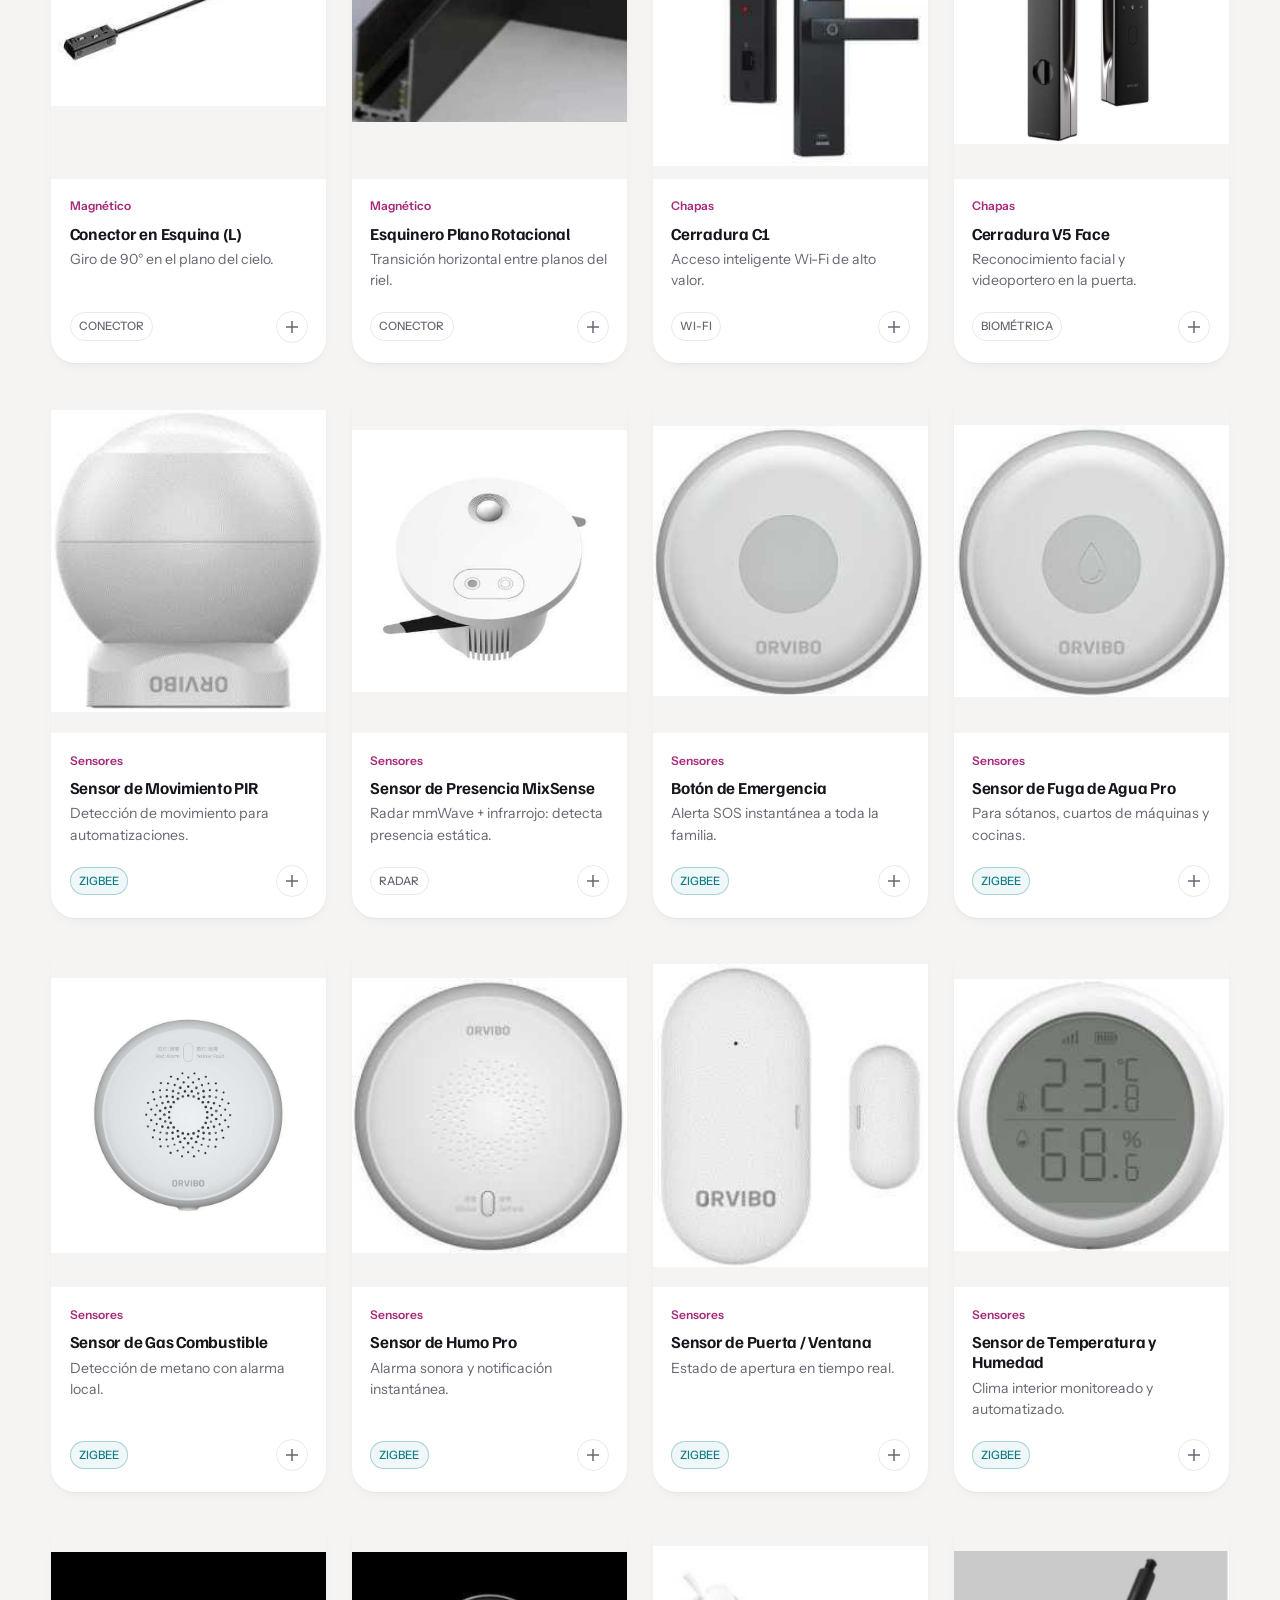
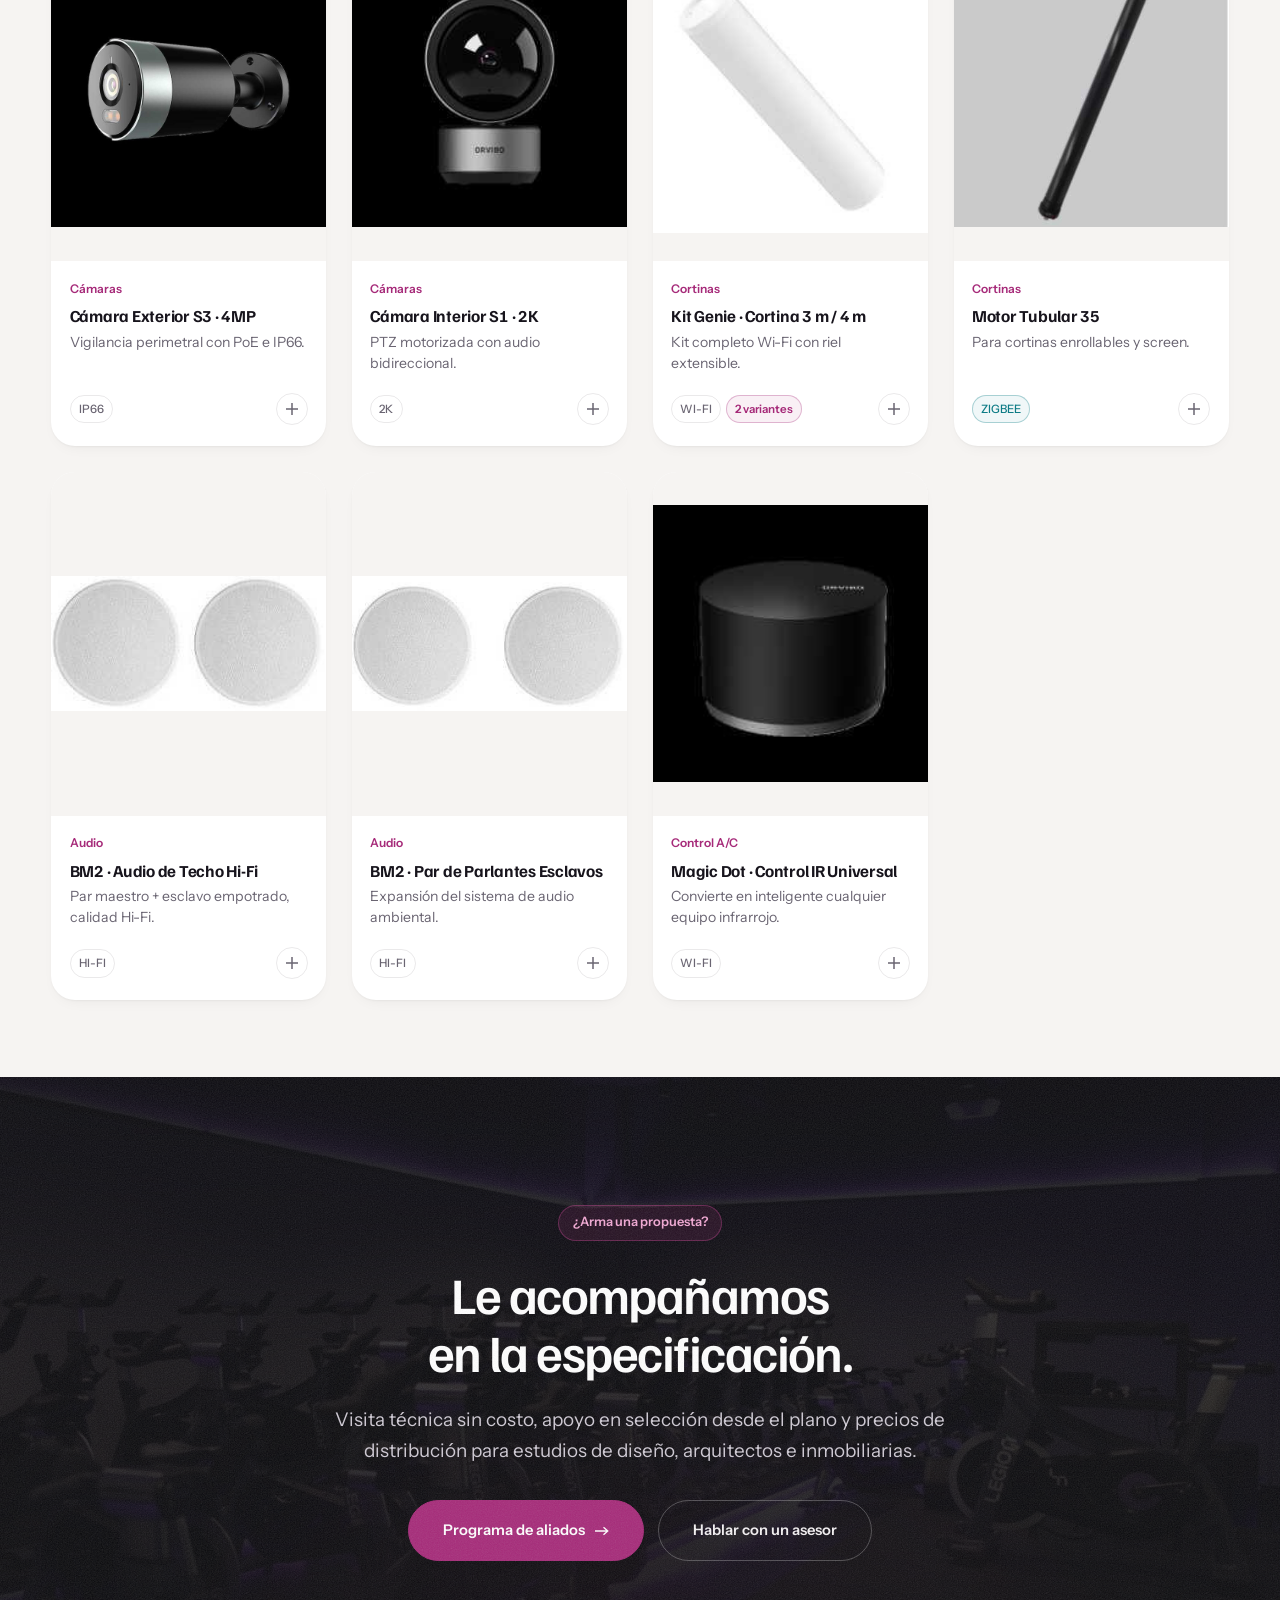
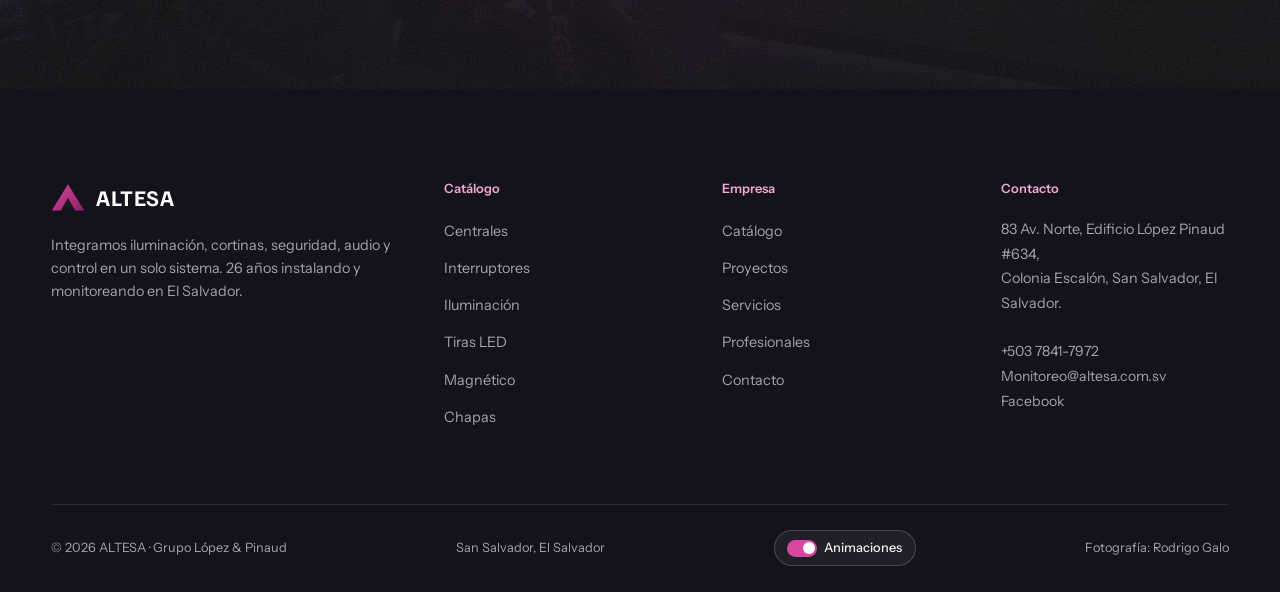
<file: public/catalogo.html>
<!doctype html>
<html lang="es">
<head>
<meta charset="utf-8">
<meta name="viewport" content="width=device-width,initial-scale=1">
<title>Catálogo · ALTESA Smart Monitoring</title>
<meta name="description" content="Catálogo comercial 2026 de ALTESA: 91 artículos ORVIBO en once sistemas — centrales, interruptores, iluminación, tiras LED, sistema magnético, chapas smart, sensores, cámaras, cortinas, audio y control de A/C.">
<link rel="preconnect" href="https://fonts.googleapis.com">
<link rel="preconnect" href="https://fonts.gstatic.com" crossorigin>
<link href="https://fonts.googleapis.com/css2?family=Familjen+Grotesk:wght@400;500;600;700&family=Instrument+Sans:wght@400;500;600&family=Azeret+Mono:wght@400;500&display=swap" rel="stylesheet">
<link rel="stylesheet" href="assets/css/site.css?v=20261105-1">
</head>
<body>

<section class="phero grain">
  <div class="phero__bg"><img src="img/proyectos/cerro-mar-01.jpg" alt="Iluminación con rieles magnéticos en Cerro Mar"></div>
  <div class="wrap phero__in" data-mo-group="">
    <p class="tagline">Catálogo de distribución</p>
    <h1 class="display d1">Todo lo que integramos</h1>
    <p class="lead">Once sistemas integrados sobre Zigbee 3.0 y Matter. Filtre por categoría o por tipo,
      arme su selección y solicite cotización en un clic.</p>
    <div class="hero__acts">
      <a class="btn btn--lg" id="aVitrina" href="reel.html"><svg width="11" height="12" viewBox="0 0 11 12" fill="none" aria-hidden="true"><path d="M1.2 1.2v9.6L9.8 6z" fill="currentColor"/></svg><span>Ver el catálogo en video</span></a>
    </div>
  </div>
</section>

<!-- Barra de filtros -->
<div class="filters">
  <div class="wrap filters__in">
    <div class="filters__row">
      <div class="chips chips--fila" id="chipsCat"></div>
    </div>

    <div class="filters__row filters__row--pie">
      <button class="filtog" type="button" id="tipoTog" aria-expanded="false" aria-controls="tipoPanel">
        <span>Tipo</span><b id="tipoActual">Todos</b>
        <svg class="filtog__v" width="10" height="7" viewBox="0 0 10 7" fill="none" aria-hidden="true"><path d="M1 1l4 4 4-4" stroke="currentColor" stroke-width="1.4"/></svg>
      </button>
      <label class="search">
        <svg width="15" height="15" viewBox="0 0 15 15" fill="none" aria-hidden="true"><circle cx="6.2" cy="6.2" r="5" stroke="currentColor" stroke-width="1.3"/><path d="M10 10l4 4" stroke="currentColor" stroke-width="1.3"/></svg>
        <span class="sr">Buscar en el catálogo</span>
        <input type="search" id="q" placeholder="Buscar producto o código…" autocomplete="off">
      </label>
      <span class="filters__count" id="count">—</span>
      <button class="filters__clear" type="button" id="clear">Limpiar</button>
    </div>

  </div>

  <div class="filters__panel" id="tipoPanel">
    <div><div class="chips" id="chipsAmb"></div></div>
  </div>
</div>

<section class="section section--tight">
  <div class="wrap">
    <div class="notice" style="margin-bottom:clamp(1.6rem,3vw,2.6rem)">
      <svg width="16" height="16" viewBox="0 0 16 16" fill="none" aria-hidden="true"><circle cx="8" cy="8" r="7" stroke="currentColor" stroke-width="1.2"/><path d="M8 7.2v4.2M8 4.6v.9" stroke="currentColor" stroke-width="1.4"/></svg>
      <p><b>Catálogo comercial 2026</b>
        <span data-cifra="productos">91</span> artículos con <span data-cifra="codigos">193</span> códigos, tomados del catálogo oficial de ALTESA. Los productos que existen
        en varios acabados o configuraciones aparecen una sola vez: al abrir la ficha se despliegan
        sus modelos con el código de cada uno. Precios y disponibilidad bajo consulta.</p>
    </div>

    <div class="pgrid" id="pgrid"></div>
  </div>
</section>

<section class="cta cta--photo grain">
  <div class="cta__bg"><img class="par" data-par="40" src="img/proyectos/legion-04.jpg" alt=""></div>
  <div class="wrap cta__in" data-mo-group="">
    <p class="tagline">¿Arma una propuesta?</p>
    <h2 class="display d2">Le acompañamos<br>en la especificación.</h2>
    <p class="lead">Visita técnica sin costo, apoyo en selección desde el plano y precios de distribución
      para estudios de diseño, arquitectos e inmobiliarias.</p>
    <div class="cta__acts">
      <a class="btn btn--lg" href="profesionales.html"><span>Programa de aliados</span><svg class="arw" width="14" height="10" viewBox="0 0 14 10" fill="none"><path d="M0 5h12M8.5 1.2 12.8 5 8.5 8.8" stroke="currentColor" stroke-width="1.3"/></svg></a>
      <a class="btn btn--ghost btn--lg" href="contacto.html"><span>Hablar con un asesor</span></a>
    </div>
  </div>
</section>

<script src="assets/js/data-catalogo.js?v=20261105-1"></script>
<script src="assets/js/data-proyectos.js?v=20261105-1"></script>
<script src="assets/js/site.js?v=20261105-1"></script>
</body>
</html>
</file>
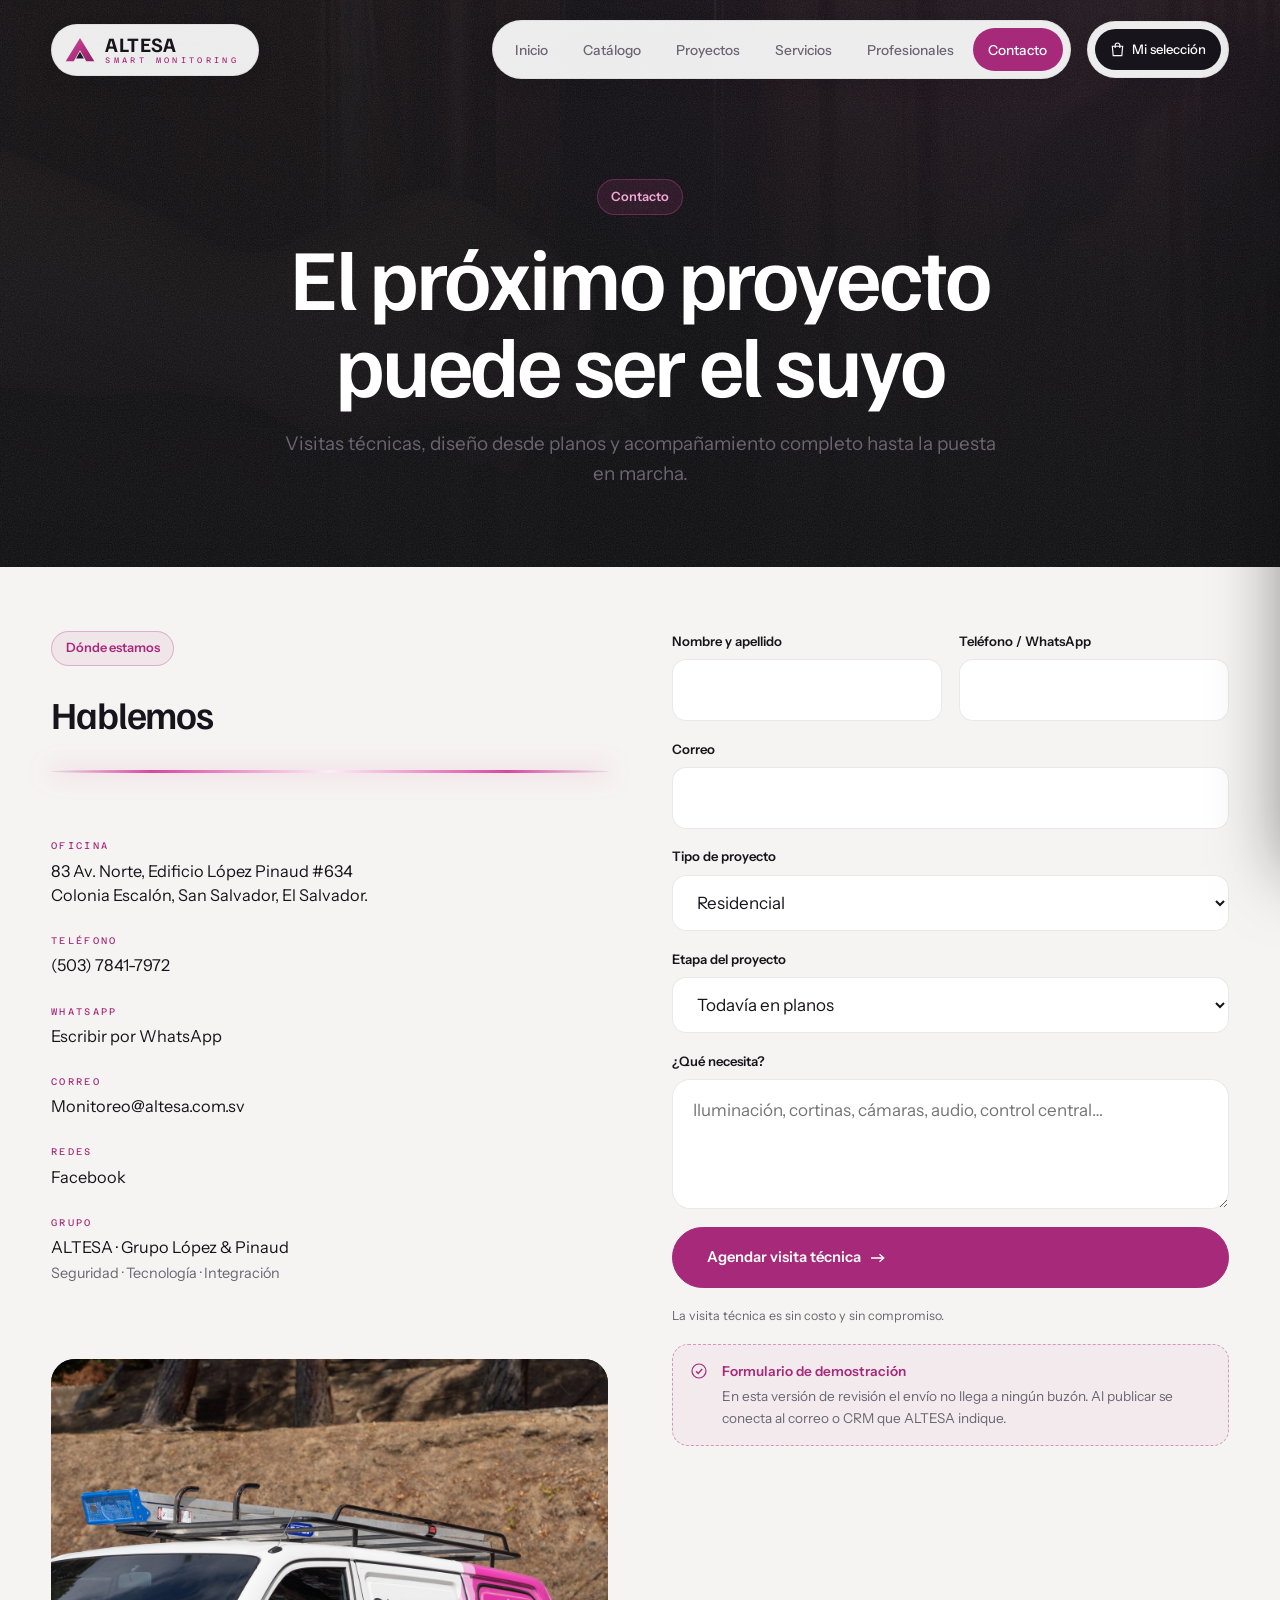
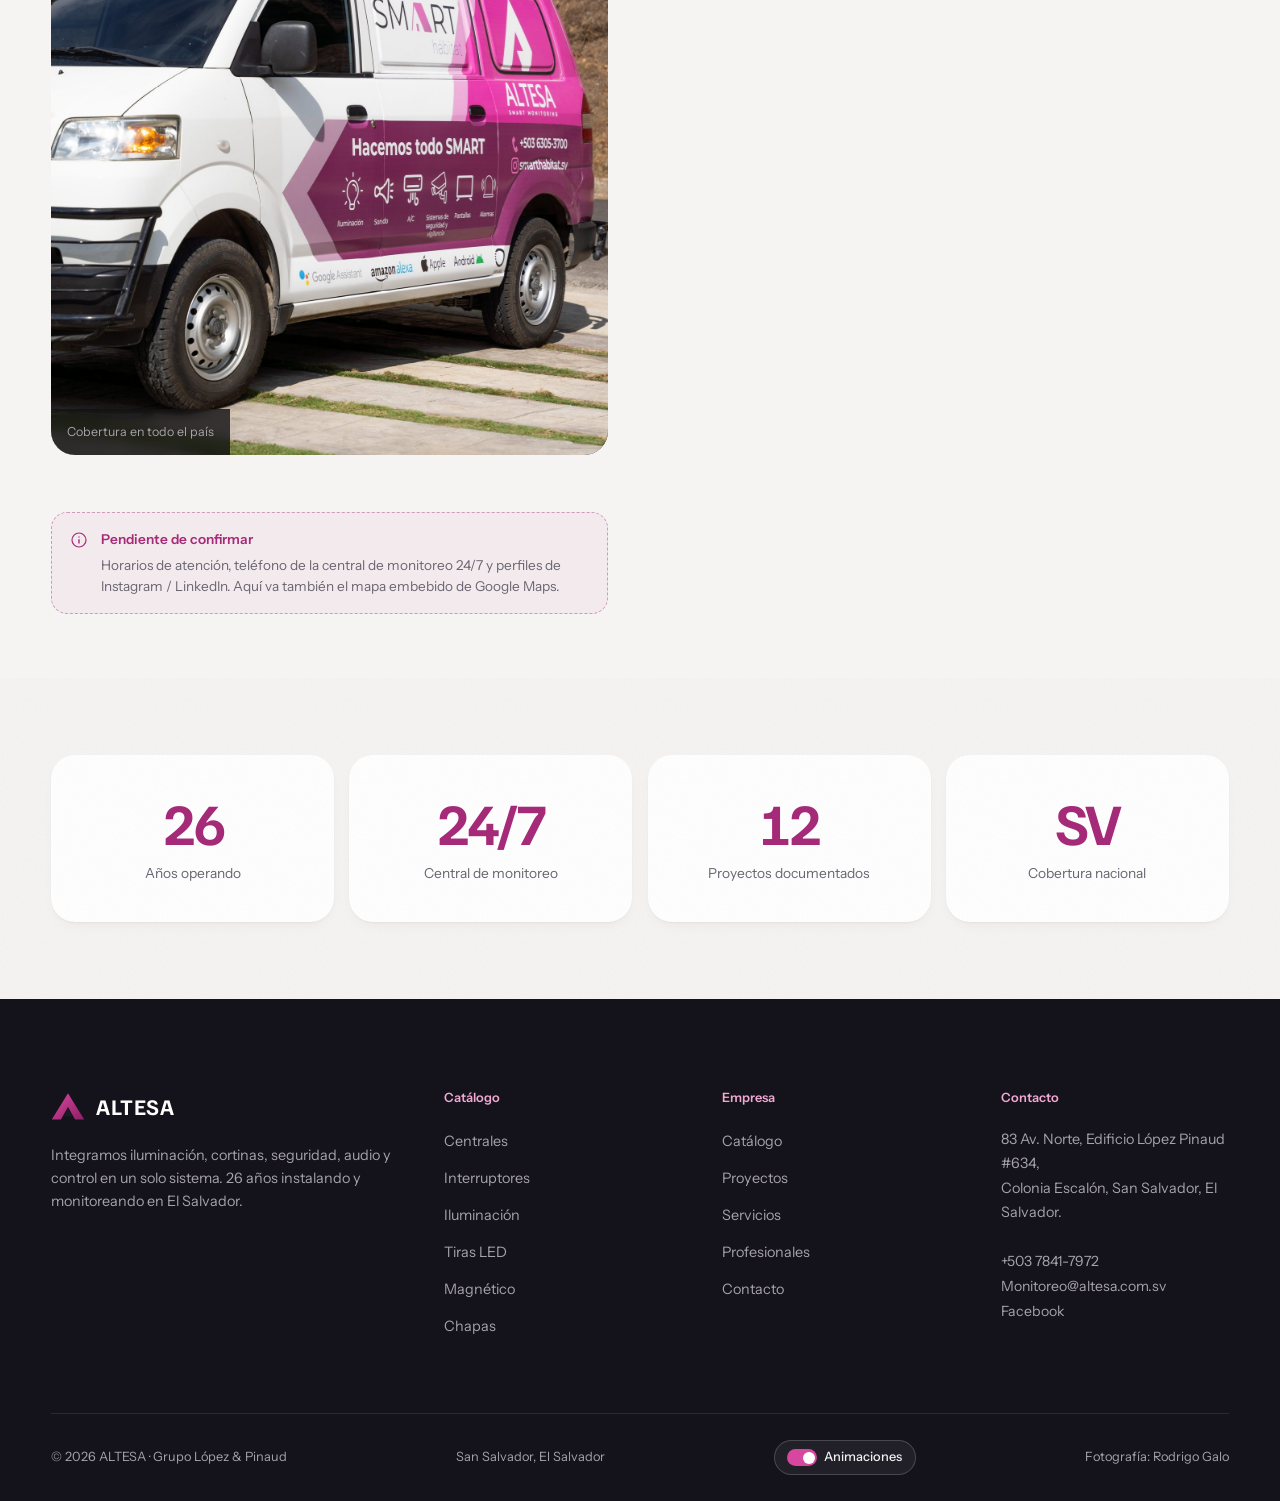
<file: public/contacto.html>
<!doctype html>
<html lang="es">
<head>
<meta charset="utf-8">
<meta name="viewport" content="width=device-width,initial-scale=1">
<title>Contacto · ALTESA Smart Monitoring</title>
<meta name="description" content="Agende una visita técnica sin costo. San Salvador, El Salvador. Tel. (503) 7841-7972.">
<link rel="preconnect" href="https://fonts.googleapis.com">
<link rel="preconnect" href="https://fonts.gstatic.com" crossorigin>
<link href="https://fonts.googleapis.com/css2?family=Familjen+Grotesk:wght@400;500;600;700&family=Instrument+Sans:wght@400;500;600&family=Azeret+Mono:wght@400;500&display=swap" rel="stylesheet">
<link rel="stylesheet" href="assets/css/site.css?v=20261105-1">
</head>
<body>

<section class="phero grain">
  <div class="phero__bg"><img src="img/proyectos/casa-lp-01.jpg" alt="Chapa inteligente instalada en Casa LP"></div>
  <div class="wrap phero__in" data-mo-group="">
    <p class="tagline">Contacto</p>
    <h1 class="display d1">El próximo proyecto puede ser el suyo</h1>
    <p class="lead">Visitas técnicas, diseño desde planos y acompañamiento completo hasta la puesta en marcha.</p>
  </div>
</section>

<section class="section">
  <div class="wrap">
    <div class="split split--top">

      <!-- Datos -->
      <div class="stack" data-mo-group="">
        <p class="tagline">Dónde estamos</p>
        <h2 class="display d3">Hablemos</h2>
        <div class="lightline" style="margin:.5rem 0 1.5rem"></div>

        <dl class="contactlist">
          <div>
            <dt>Oficina</dt>
            <dd>83 Av. Norte, Edificio López Pinaud #634<br>Colonia Escalón, San Salvador, El Salvador.</dd>
          </div>
          <div>
            <dt>Teléfono</dt>
            <dd><a href="tel:+50378417972">(503) 7841-7972</a></dd>
          </div>
          <div>
            <dt>WhatsApp</dt>
            <dd><a href="https://wa.me/50378417972?text=Hola%20ALTESA%2C%20quisiera%20agendar%20una%20visita%20t%C3%A9cnica." target="_blank" rel="noopener">Escribir por WhatsApp</a></dd>
          </div>
          <div>
            <dt>Correo</dt>
            <dd><a href="mailto:Monitoreo@altesa.com.sv">Monitoreo@altesa.com.sv</a></dd>
          </div>
          <div>
            <dt>Redes</dt>
            <dd><a href="https://www.facebook.com/Altesa-S-A-de-C-V-102385241423445" target="_blank" rel="noopener">Facebook</a></dd>
          </div>
          <div>
            <dt>Grupo</dt>
            <dd>ALTESA · Grupo López &amp; Pinaud<br><span style="color:var(--tx-mid);font-size:.9rem">Seguridad · Tecnología · Integración</span></dd>
          </div>
        </dl>

        <figure class="figure mt-m" style="aspect-ratio:4/5" data-mo="left">
          <img class="par" data-par="26" src="img/galeria/unidad-movil.jpg" alt="Unidad móvil rotulada de ALTESA Smart Monitoring">
          <figcaption>Cobertura en todo el país</figcaption>
        </figure>

        <div class="notice mt-m">
          <svg width="16" height="16" viewBox="0 0 16 16" fill="none" aria-hidden="true"><circle cx="8" cy="8" r="7" stroke="currentColor" stroke-width="1.2"/><path d="M8 7.2v4.2M8 4.6v.9" stroke="currentColor" stroke-width="1.4"/></svg>
          <p><b>Pendiente de confirmar</b>Horarios de atención, teléfono de la central de monitoreo 24/7
            y perfiles de Instagram / LinkedIn. Aquí va también el mapa embebido de Google Maps.</p>
        </div>
      </div>

      <!-- Formulario -->
      <div data-rv data-rv-d="1">
        <form class="form" data-demo>
          <div class="field--2">
            <div class="field"><label for="c1">Nombre y apellido</label><input id="c1" name="nombre" required></div>
            <div class="field"><label for="c2">Teléfono / WhatsApp</label><input id="c2" name="tel" type="tel" required></div>
          </div>
          <div class="field"><label for="c3">Correo</label><input id="c3" name="correo" type="email" required></div>
          <div class="field">
            <label for="c4">Tipo de proyecto</label>
            <select id="c4" name="tipo">
              <option>Residencial</option>
              <option>Hotelería</option>
              <option>Comercial</option>
              <option>Institucional / oficina</option>
              <option>Desarrollo inmobiliario</option>
              <option>Solo monitoreo / seguridad</option>
            </select>
          </div>
          <div class="field">
            <label for="c5">Etapa del proyecto</label>
            <select id="c5" name="etapa">
              <option>Todavía en planos</option>
              <option>En obra gris</option>
              <option>En acabados</option>
              <option>Construido / remodelación</option>
            </select>
          </div>
          <div class="field">
            <label for="c6">¿Qué necesita?</label>
            <textarea id="c6" name="mensaje" placeholder="Iluminación, cortinas, cámaras, audio, control central…"></textarea>
          </div>
          <button class="btn btn--lg" type="submit"><span>Agendar visita técnica</span><svg class="arw" width="14" height="10" viewBox="0 0 14 10" fill="none"><path d="M0 5h12M8.5 1.2 12.8 5 8.5 8.8" stroke="currentColor" stroke-width="1.3"/></svg></button>
          <p class="formnote">La visita técnica es sin costo y sin compromiso.</p>
          <div class="notice" data-ok hidden>
            <svg width="16" height="16" viewBox="0 0 16 16" fill="none" aria-hidden="true"><circle cx="8" cy="8" r="7" stroke="currentColor" stroke-width="1.2"/><path d="M5 8.2l2.2 2.2L11.2 6" stroke="currentColor" stroke-width="1.4"/></svg>
            <p><b>Formulario de demostración</b>En esta versión de revisión el envío no llega a ningún buzón.
              Al publicar se conecta al correo o CRM que ALTESA indique.</p>
          </div>
        </form>
      </div>

    </div>
  </div>
</section>

<section class="section dark grain" style="padding-block:clamp(3rem,6vw,5rem)">
  <div class="wrap">
    <div class="stats">
      <div class="stat"><b>26</b><span>Años operando</span></div>
      <div class="stat"><b>24/7</b><span>Central de monitoreo</span></div>
      <div class="stat"><b>12</b><span>Proyectos documentados</span></div>
      <div class="stat"><b>SV</b><span>Cobertura nacional</span></div>
    </div>
  </div>
</section>

<script src="assets/js/data-catalogo.js?v=20261105-1"></script>
<script src="assets/js/data-proyectos.js?v=20261105-1"></script>
<script src="assets/js/site.js?v=20261105-1"></script>
</body>
</html>
</file>
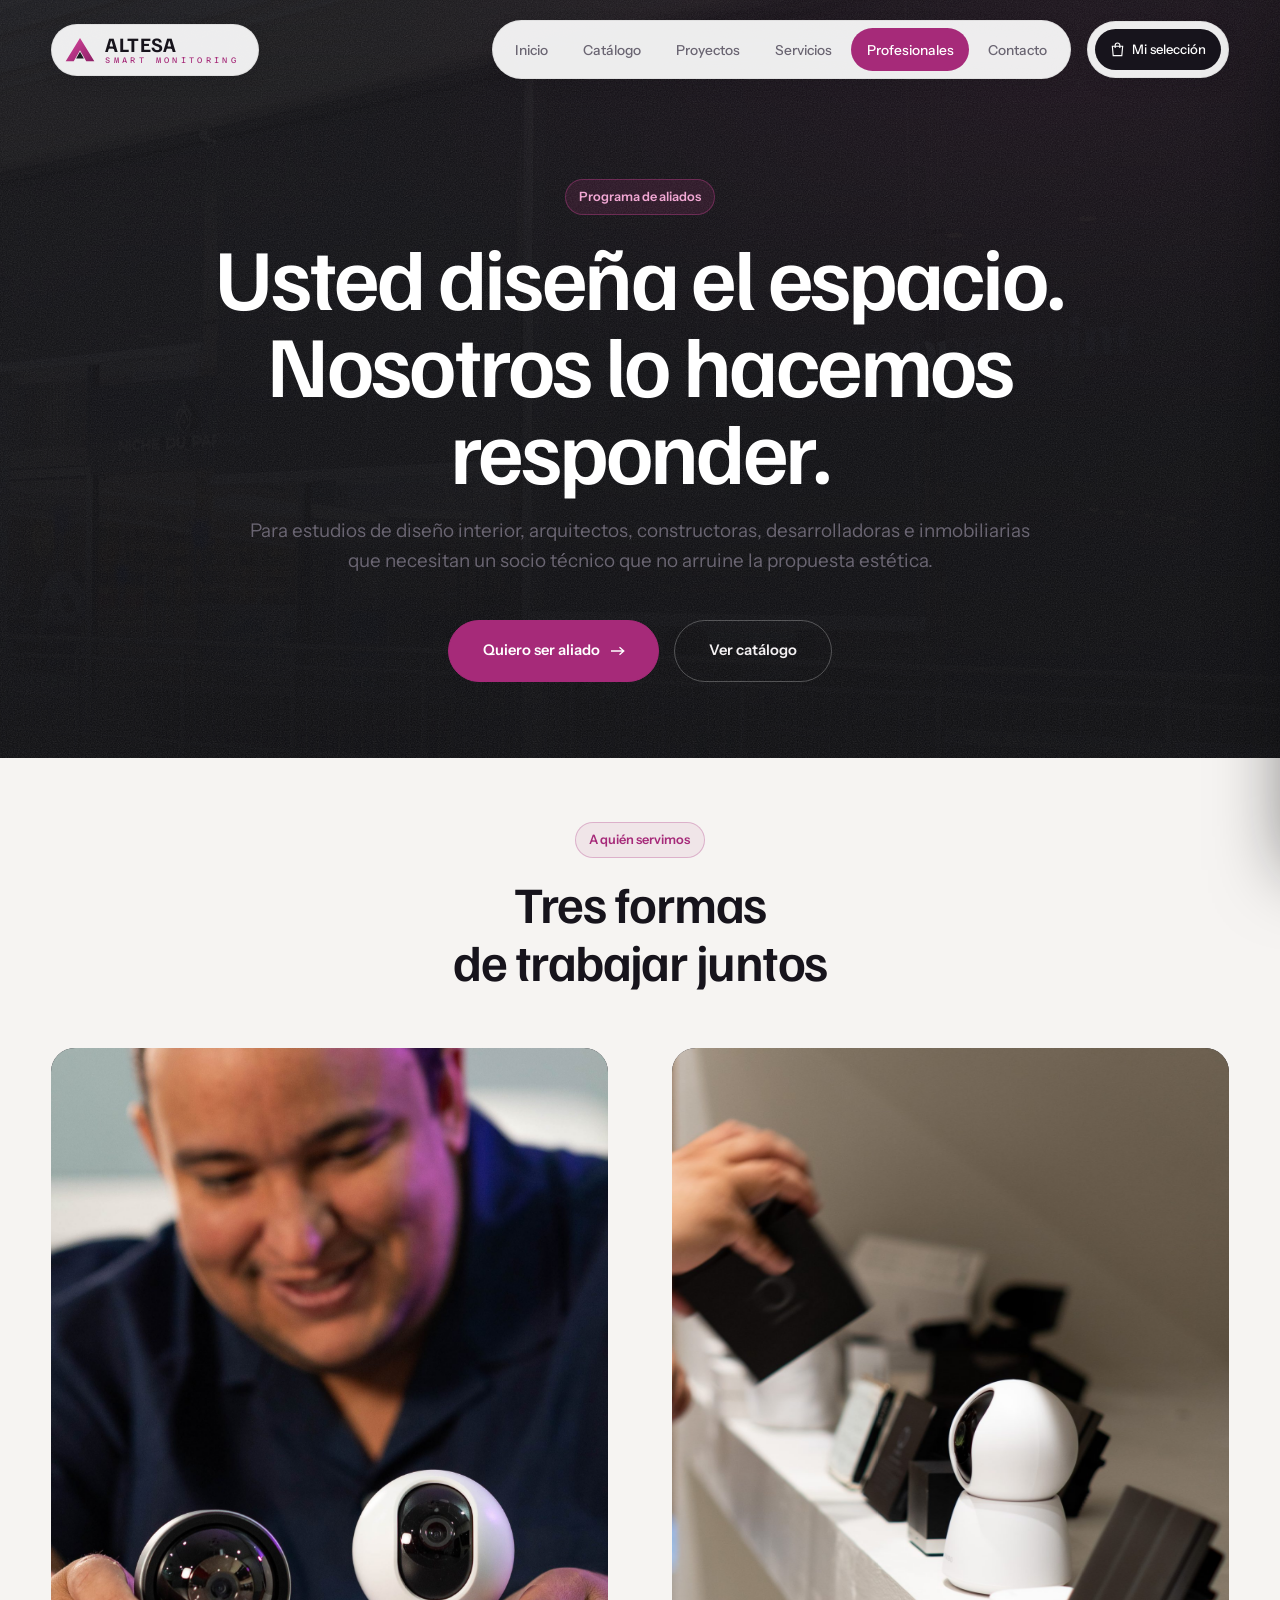
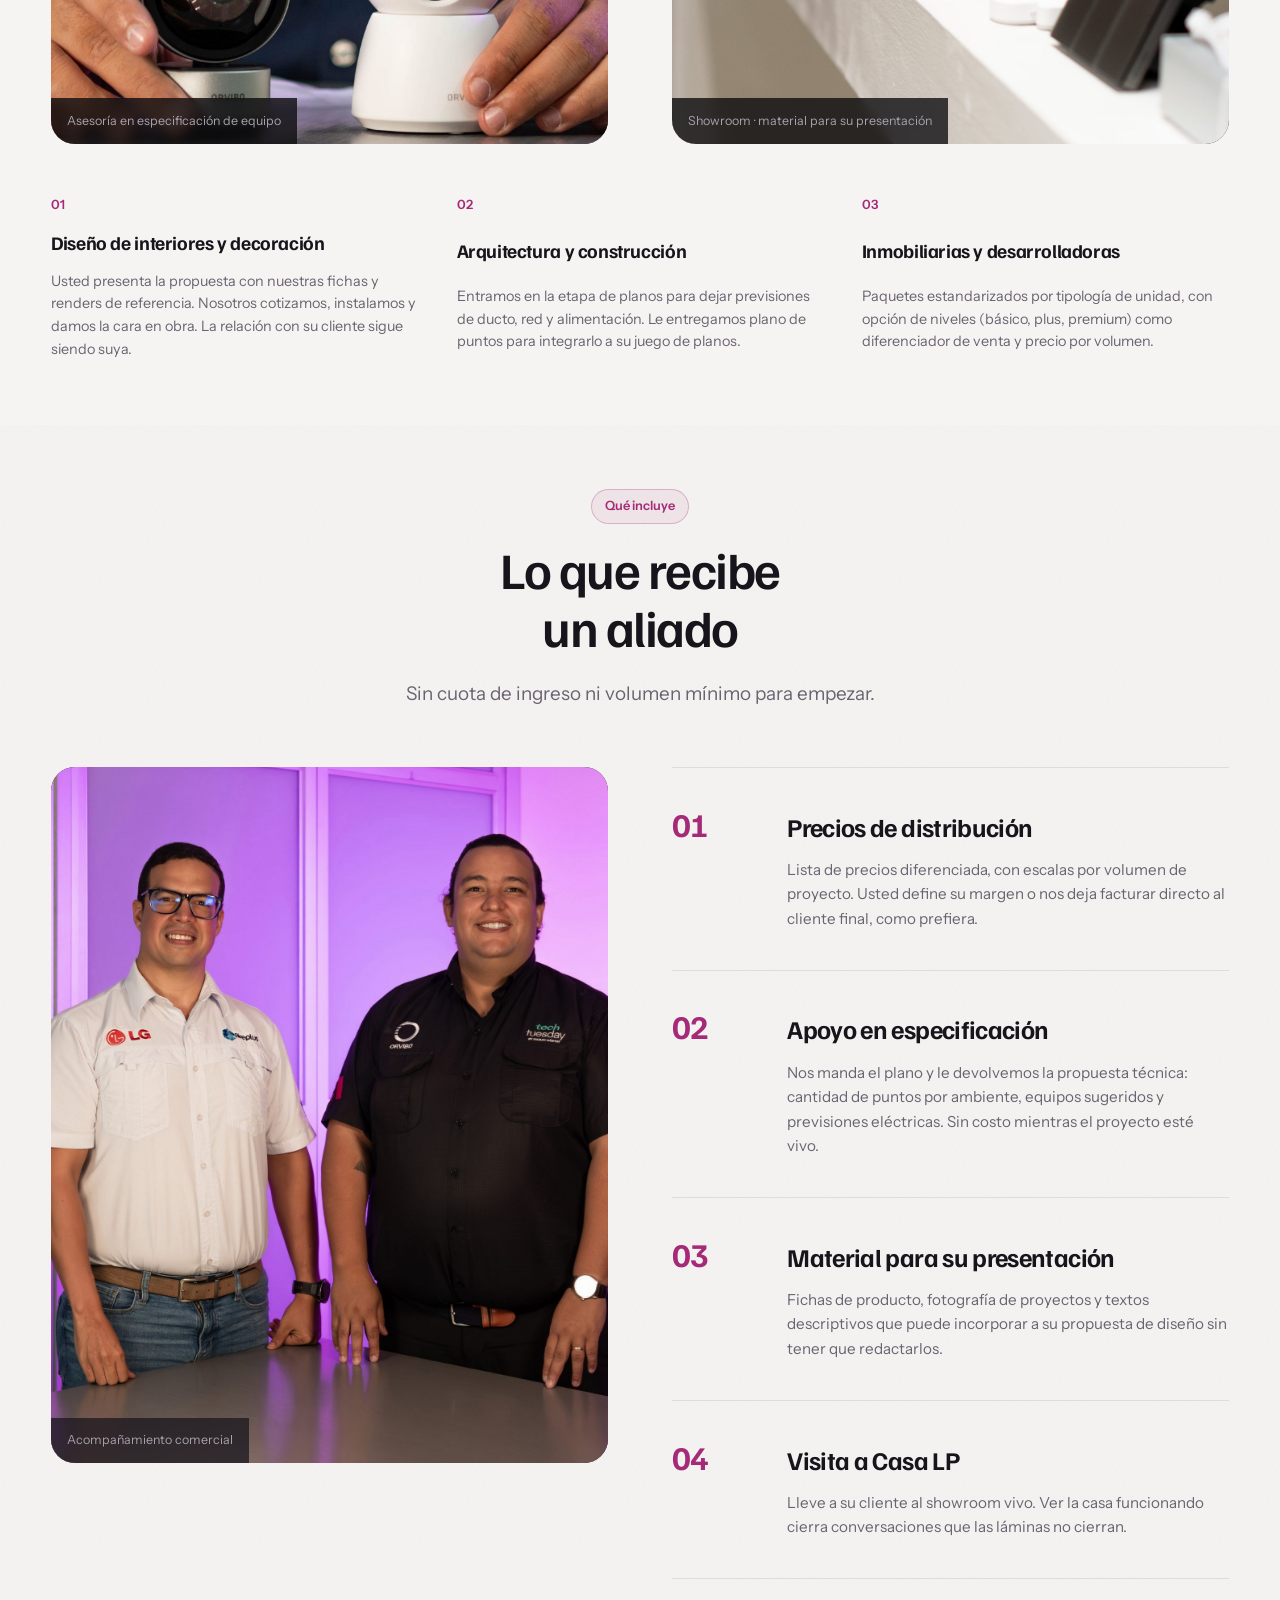
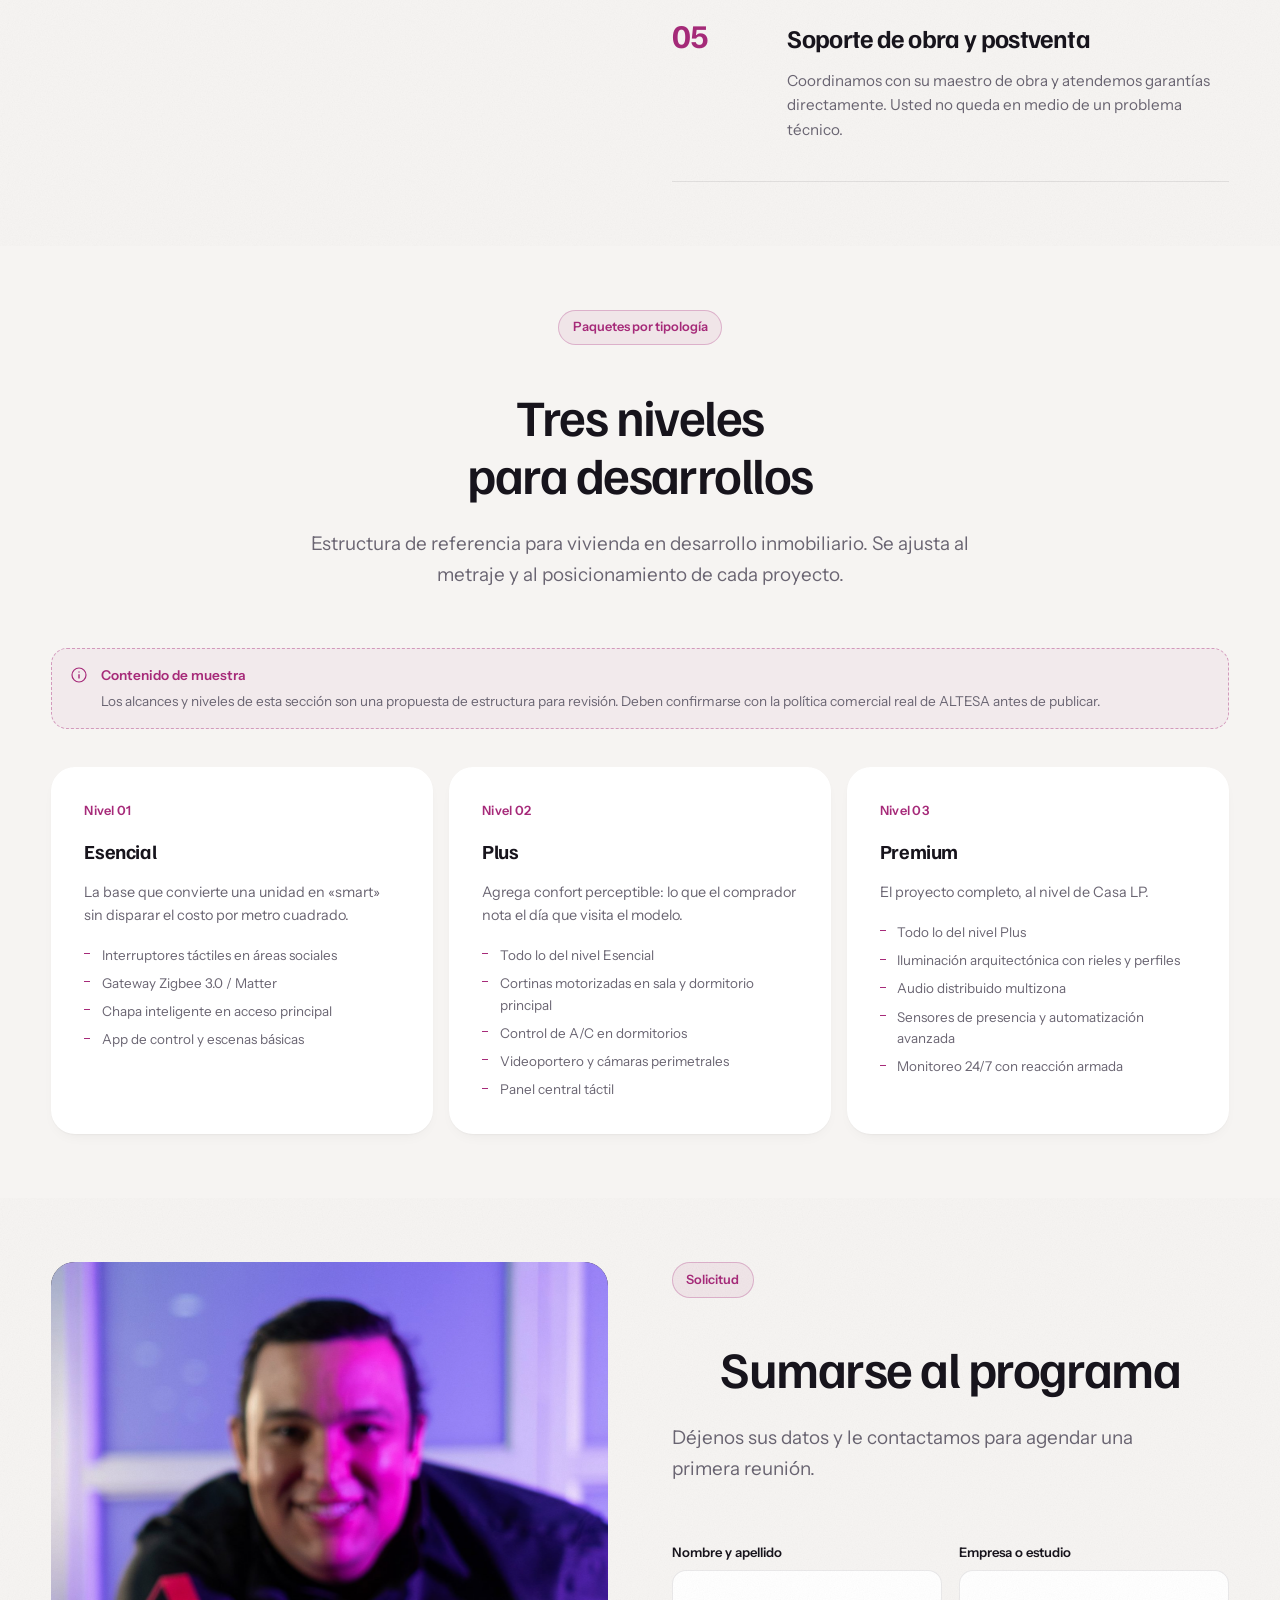
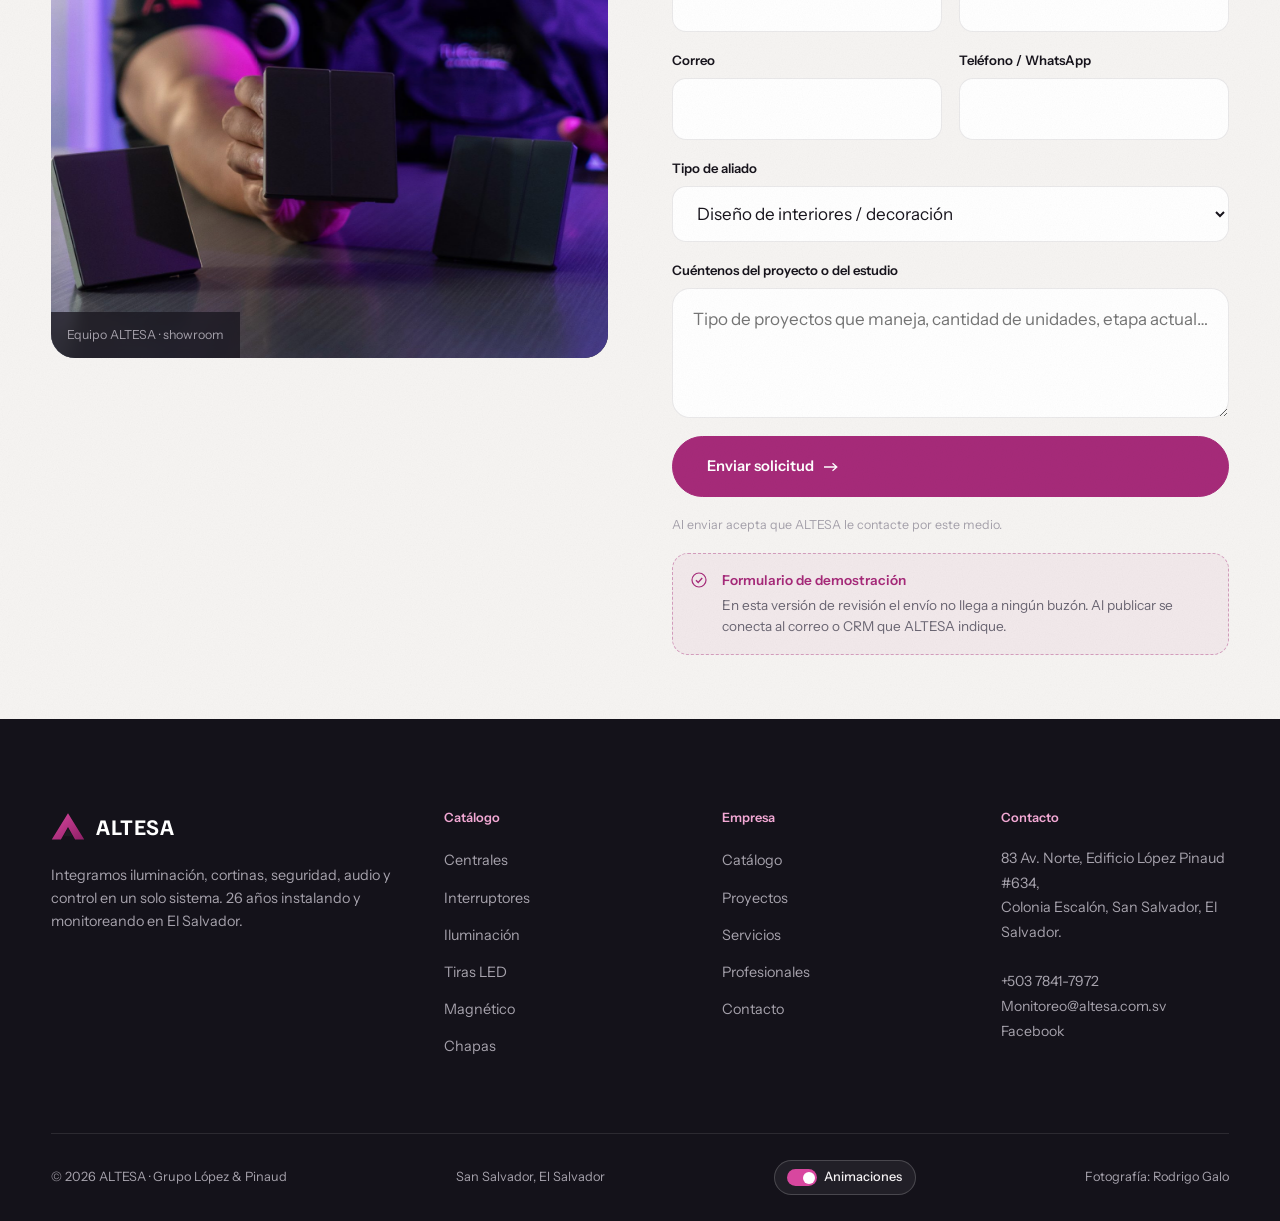
<file: public/profesionales.html>
<!doctype html>
<html lang="es">
<head>
<meta charset="utf-8">
<meta name="viewport" content="width=device-width,initial-scale=1">
<title>Para profesionales · ALTESA Smart Monitoring</title>
<meta name="description" content="Programa de aliados para estudios de diseño interior, arquitectos, constructoras e inmobiliarias: especificación desde el plano, precios de distribución y soporte de obra.">
<link rel="preconnect" href="https://fonts.googleapis.com">
<link rel="preconnect" href="https://fonts.gstatic.com" crossorigin>
<link href="https://fonts.googleapis.com/css2?family=Familjen+Grotesk:wght@400;500;600;700&family=Instrument+Sans:wght@400;500;600&family=Azeret+Mono:wght@400;500&display=swap" rel="stylesheet">
<link rel="stylesheet" href="assets/css/site.css?v=20261105-1">
</head>
<body>

<section class="phero grain">
  <div class="phero__bg"><img src="img/proyectos/plaza-espacio-01.jpg" alt="Plaza Espacio: roller screens motorizados en fachada comercial"></div>
  <div class="wrap phero__in" data-mo-group="">
    <p class="tagline">Programa de aliados</p>
    <h1 class="display d1">Usted diseña el espacio.<br>Nosotros lo hacemos responder.</h1>
    <p class="lead">Para estudios de diseño interior, arquitectos, constructoras, desarrolladoras
      e inmobiliarias que necesitan un socio técnico que no arruine la propuesta estética.</p>
    <div class="hero__acts">
      <a class="btn btn--lg" href="#aliado"><span>Quiero ser aliado</span><svg class="arw" width="14" height="10" viewBox="0 0 14 10" fill="none"><path d="M0 5h12M8.5 1.2 12.8 5 8.5 8.8" stroke="currentColor" stroke-width="1.3"/></svg></a>
      <a class="btn btn--ghost btn--lg" href="catalogo.html"><span>Ver catálogo</span></a>
    </div>
  </div>
</section>

<!-- A quién servimos -->
<section class="section">
  <div class="wrap">
    <div class="shead">
      <div class="shead__top">
        <div>
          <p class="tagline">A quién servimos</p>
          <h2 class="display d2 mt-s">Tres formas<br>de trabajar juntos</h2>
        </div>
      </div>
    </div>
    <div class="split split--top" style="margin-bottom:clamp(2rem,4vw,3.5rem)">
      <figure class="figure" style="aspect-ratio:4/5" data-mo="left">
        <img class="par" data-par="28" src="img/galeria/asesor-camaras.jpg" alt="Asesor de ALTESA mostrando una cámara domo y una cámara PTZ">
        <figcaption>Asesoría en especificación de equipo</figcaption>
      </figure>
      <figure class="figure" style="aspect-ratio:4/5" data-mo="right">
        <img class="par" data-par="28" src="img/galeria/showroom-exhibidor.jpg" alt="Exhibidor de showroom de ALTESA con cámaras y paneles de control">
        <figcaption>Showroom · material para su presentación</figcaption>
      </figure>
    </div>

    <div class="pillars" data-mo-group="">
      <div class="pillar" data-rv data-rv-d="1">
        <span class="pillar__n">01</span>
        <h3>Diseño de interiores y decoración</h3>
        <p>Usted presenta la propuesta con nuestras fichas y renders de referencia. Nosotros cotizamos,
          instalamos y damos la cara en obra. La relación con su cliente sigue siendo suya.</p>
      </div>
      <div class="pillar" data-rv data-rv-d="2">
        <span class="pillar__n">02</span>
        <h3>Arquitectura y construcción</h3>
        <p>Entramos en la etapa de planos para dejar previsiones de ducto, red y alimentación.
          Le entregamos plano de puntos para integrarlo a su juego de planos.</p>
      </div>
      <div class="pillar" data-rv data-rv-d="3">
        <span class="pillar__n">03</span>
        <h3>Inmobiliarias y desarrolladoras</h3>
        <p>Paquetes estandarizados por tipología de unidad, con opción de niveles (básico, plus, premium)
          como diferenciador de venta y precio por volumen.</p>
      </div>
    </div>
  </div>
</section>

<!-- Qué recibe -->
<section class="section dark grain">
  <div class="wrap">
    <div class="shead">
      <div class="shead__top">
        <div>
          <p class="tagline">Qué incluye</p>
          <h2 class="display d2 mt-s">Lo que recibe<br>un aliado</h2>
        </div>
        <p class="lead" style="max-width:38ch">Sin cuota de ingreso ni volumen mínimo para empezar.</p>
      </div>
    </div>

    <div class="split split--top">
      <figure class="figure figure--sticky" style="aspect-ratio:4/5" data-mo="left">
        <img class="par" data-par="26" src="img/galeria/equipo-alianzas.jpg" alt="Equipo comercial de ALTESA junto a un representante de marca aliada">
        <figcaption>Acompañamiento comercial</figcaption>
      </figure>

    <div class="steps" data-mo-group="">
      <div class="step" data-rv>
        <h3>Precios de distribución</h3>
        <p>Lista de precios diferenciada, con escalas por volumen de proyecto. Usted define su margen
          o nos deja facturar directo al cliente final, como prefiera.</p>
      </div>
      <div class="step" data-rv>
        <h3>Apoyo en especificación</h3>
        <p>Nos manda el plano y le devolvemos la propuesta técnica: cantidad de puntos por ambiente,
          equipos sugeridos y previsiones eléctricas. Sin costo mientras el proyecto esté vivo.</p>
      </div>
      <div class="step" data-rv>
        <h3>Material para su presentación</h3>
        <p>Fichas de producto, fotografía de proyectos y textos descriptivos que puede incorporar
          a su propuesta de diseño sin tener que redactarlos.</p>
      </div>
      <div class="step" data-rv>
        <h3>Visita a Casa LP</h3>
        <p>Lleve a su cliente al showroom vivo. Ver la casa funcionando cierra conversaciones
          que las láminas no cierran.</p>
      </div>
      <div class="step" data-rv>
        <h3>Soporte de obra y postventa</h3>
        <p>Coordinamos con su maestro de obra y atendemos garantías directamente.
          Usted no queda en medio de un problema técnico.</p>
      </div>
    </div>
    </div>
  </div>
</section>

<!-- Ejemplo de paquetes -->
<section class="section">
  <div class="wrap">
    <div class="shead">
      <p class="tagline">Paquetes por tipología</p>
      <h2 class="display d2 mt-s">Tres niveles<br>para desarrollos</h2>
      <p class="lead">Estructura de referencia para vivienda en desarrollo inmobiliario.
        Se ajusta al metraje y al posicionamiento de cada proyecto.</p>
    </div>

    <div class="notice" style="margin-bottom:clamp(1.6rem,3vw,2.4rem)">
      <svg width="16" height="16" viewBox="0 0 16 16" fill="none" aria-hidden="true"><circle cx="8" cy="8" r="7" stroke="currentColor" stroke-width="1.2"/><path d="M8 7.2v4.2M8 4.6v.9" stroke="currentColor" stroke-width="1.4"/></svg>
      <p><b>Contenido de muestra</b>Los alcances y niveles de esta sección son una propuesta de estructura
        para revisión. Deben confirmarse con la política comercial real de ALTESA antes de publicar.</p>
    </div>

    <div class="svcs" data-mo-group="scale">
      <article class="svc">
        <span class="pillar__n">Nivel 01</span>
        <h3>Esencial</h3>
        <p>La base que convierte una unidad en «smart» sin disparar el costo por metro cuadrado.</p>
        <ul>
          <li>Interruptores táctiles en áreas sociales</li>
          <li>Gateway Zigbee 3.0 / Matter</li>
          <li>Chapa inteligente en acceso principal</li>
          <li>App de control y escenas básicas</li>
        </ul>
      </article>
      <article class="svc">
        <span class="pillar__n">Nivel 02</span>
        <h3>Plus</h3>
        <p>Agrega confort perceptible: lo que el comprador nota el día que visita el modelo.</p>
        <ul>
          <li>Todo lo del nivel Esencial</li>
          <li>Cortinas motorizadas en sala y dormitorio principal</li>
          <li>Control de A/C en dormitorios</li>
          <li>Videoportero y cámaras perimetrales</li>
          <li>Panel central táctil</li>
        </ul>
      </article>
      <article class="svc">
        <span class="pillar__n">Nivel 03</span>
        <h3>Premium</h3>
        <p>El proyecto completo, al nivel de Casa LP.</p>
        <ul>
          <li>Todo lo del nivel Plus</li>
          <li>Iluminación arquitectónica con rieles y perfiles</li>
          <li>Audio distribuido multizona</li>
          <li>Sensores de presencia y automatización avanzada</li>
          <li>Monitoreo 24/7 con reacción armada</li>
        </ul>
      </article>
    </div>
  </div>
</section>

<!-- Formulario -->
<section class="section dark grain" id="aliado">
  <div class="wrap">
    <div class="split split--top">
      <figure class="figure figure--sticky" style="aspect-ratio:4/5" data-mo="left">
        <img class="par" data-par="26" src="img/galeria/equipo-showroom.jpg" alt="Técnico de ALTESA presentando interruptores táctiles en el showroom">
        <figcaption>Equipo ALTESA · showroom</figcaption>
      </figure>

      <div>
    <div class="shead" style="justify-items:start;text-align:left" data-mo-group="">
      <p class="tagline">Solicitud</p>
      <h2 class="display d2 mt-s">Sumarse al programa</h2>
      <p class="lead">Déjenos sus datos y le contactamos para agendar una primera reunión.</p>
    </div>

    <form class="form" data-demo data-rv>
      <div class="field--2">
        <div class="field"><label for="a1">Nombre y apellido</label><input id="a1" name="nombre" required></div>
        <div class="field"><label for="a2">Empresa o estudio</label><input id="a2" name="empresa" required></div>
      </div>
      <div class="field--2">
        <div class="field"><label for="a3">Correo</label><input id="a3" name="correo" type="email" required></div>
        <div class="field"><label for="a4">Teléfono / WhatsApp</label><input id="a4" name="tel" type="tel" required></div>
      </div>
      <div class="field">
        <label for="a5">Tipo de aliado</label>
        <select id="a5" name="tipo">
          <option>Diseño de interiores / decoración</option>
          <option>Arquitectura</option>
          <option>Construcción</option>
          <option>Inmobiliaria / desarrolladora</option>
          <option>Otro</option>
        </select>
      </div>
      <div class="field">
        <label for="a6">Cuéntenos del proyecto o del estudio</label>
        <textarea id="a6" name="mensaje" placeholder="Tipo de proyectos que maneja, cantidad de unidades, etapa actual…"></textarea>
      </div>
      <button class="btn btn--lg" type="submit"><span>Enviar solicitud</span><svg class="arw" width="14" height="10" viewBox="0 0 14 10" fill="none"><path d="M0 5h12M8.5 1.2 12.8 5 8.5 8.8" stroke="currentColor" stroke-width="1.3"/></svg></button>
      <p class="formnote" style="color:var(--tx-light-2)">Al enviar acepta que ALTESA le contacte por este medio.</p>
      <div class="notice" data-ok hidden>
        <svg width="16" height="16" viewBox="0 0 16 16" fill="none" aria-hidden="true"><circle cx="8" cy="8" r="7" stroke="currentColor" stroke-width="1.2"/><path d="M5 8.2l2.2 2.2L11.2 6" stroke="currentColor" stroke-width="1.4"/></svg>
        <p><b>Formulario de demostración</b>En esta versión de revisión el envío no llega a ningún buzón.
          Al publicar se conecta al correo o CRM que ALTESA indique.</p>
      </div>
    </form>
      </div>
    </div>
  </div>
</section>

<script src="assets/js/data-catalogo.js?v=20261105-1"></script>
<script src="assets/js/data-proyectos.js?v=20261105-1"></script>
<script src="assets/js/site.js?v=20261105-1"></script>
</body>
</html>
</file>
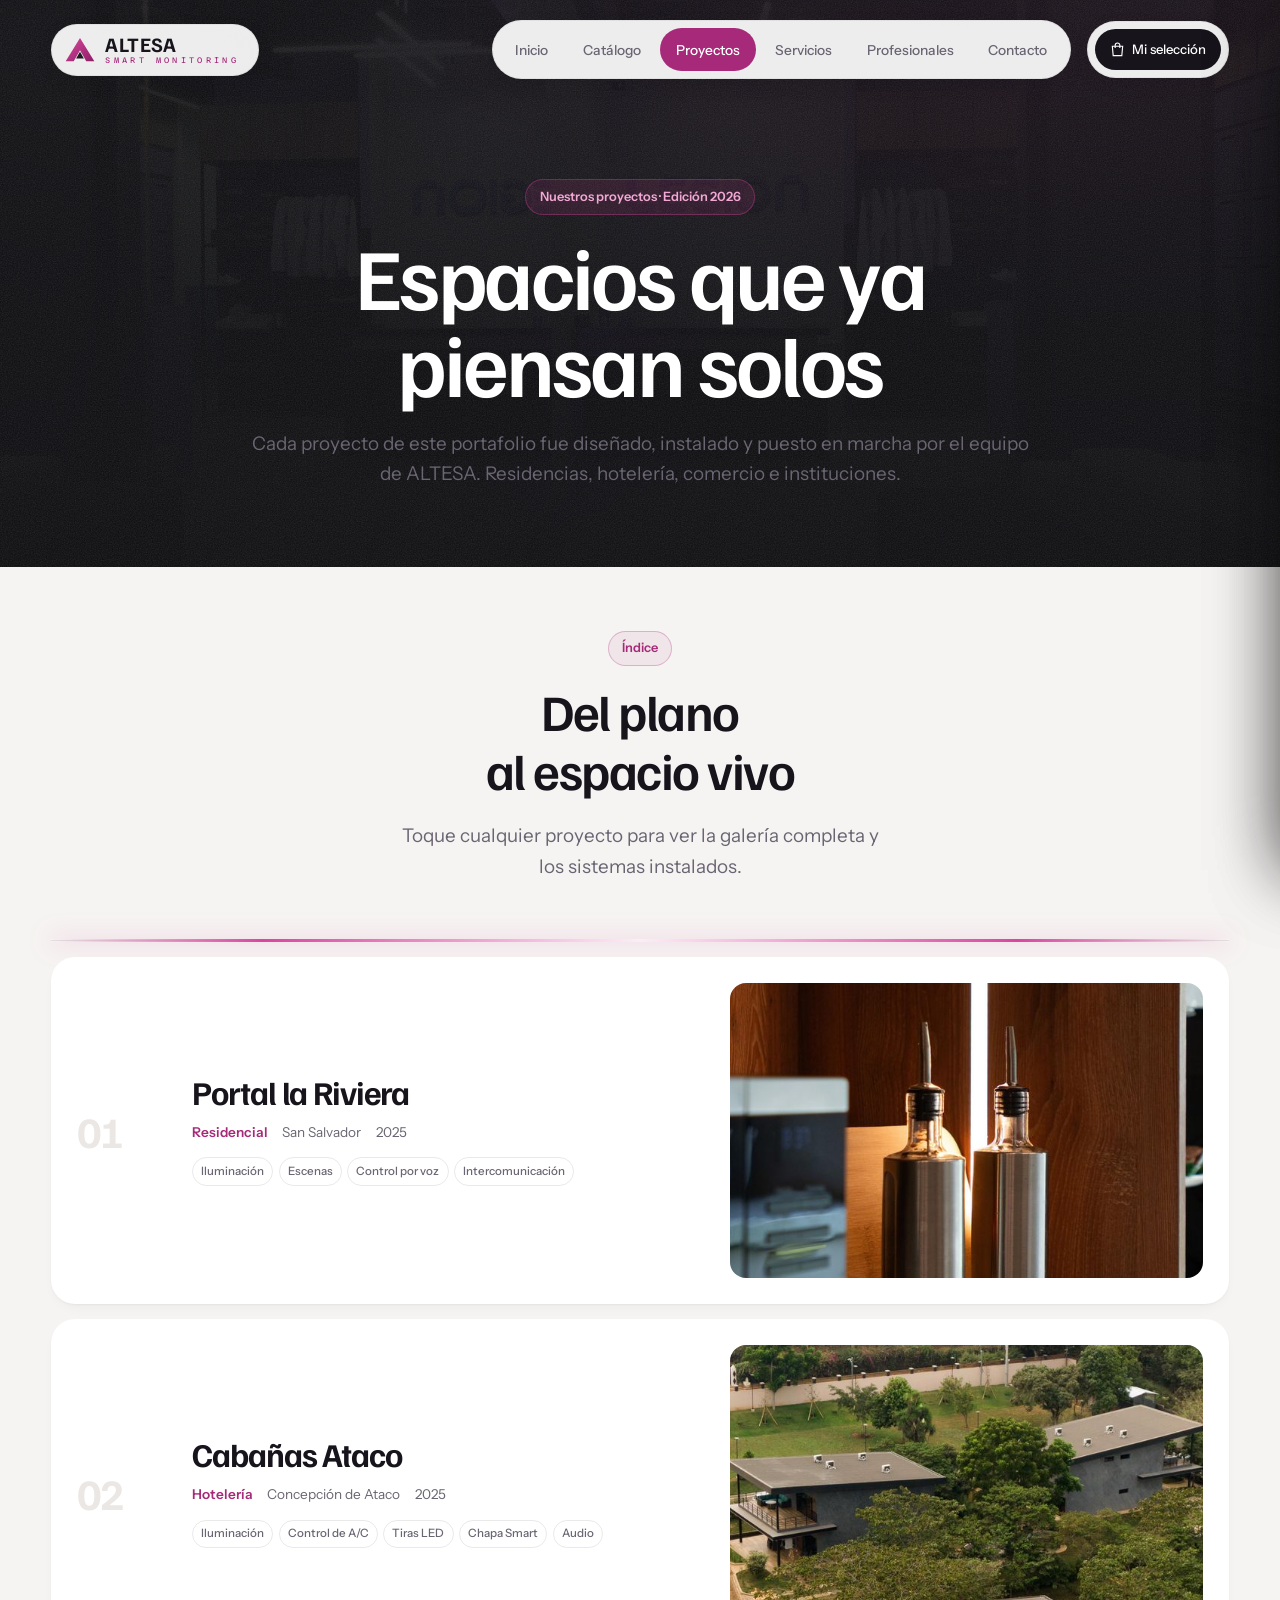
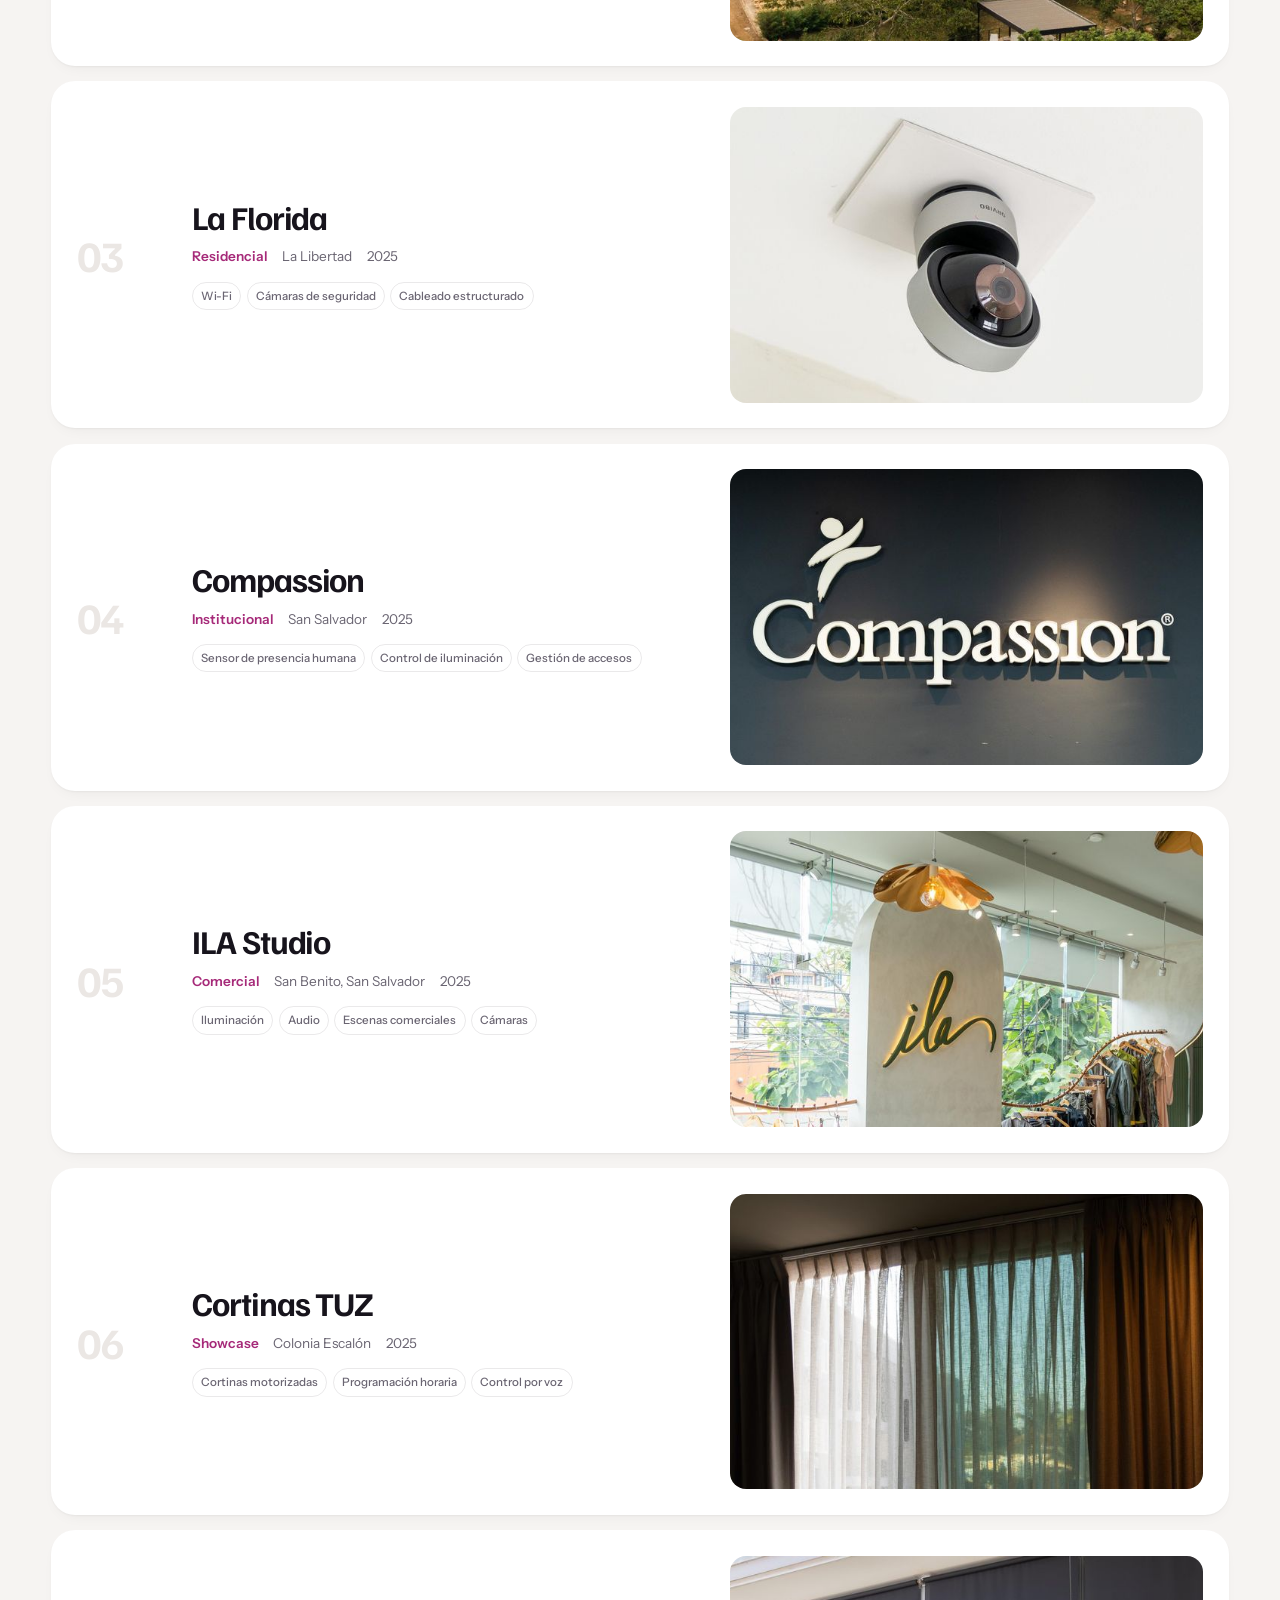
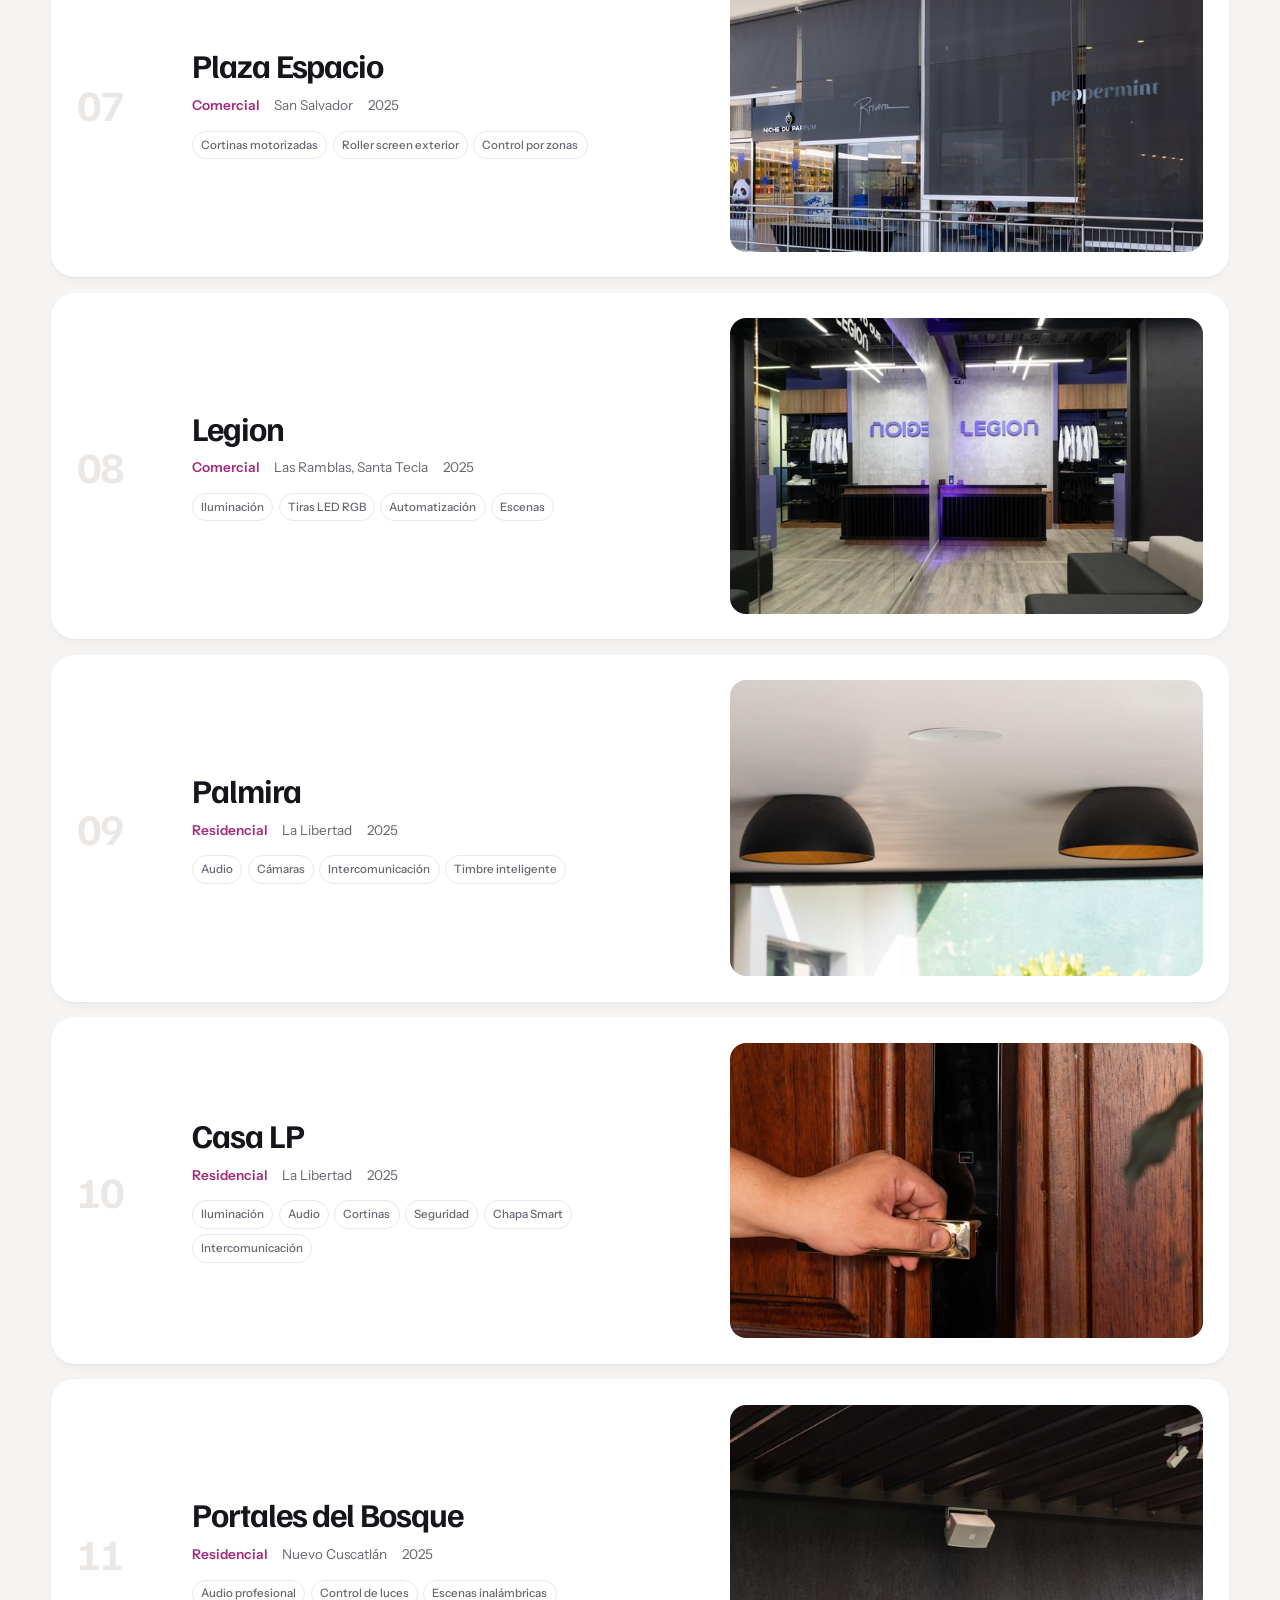
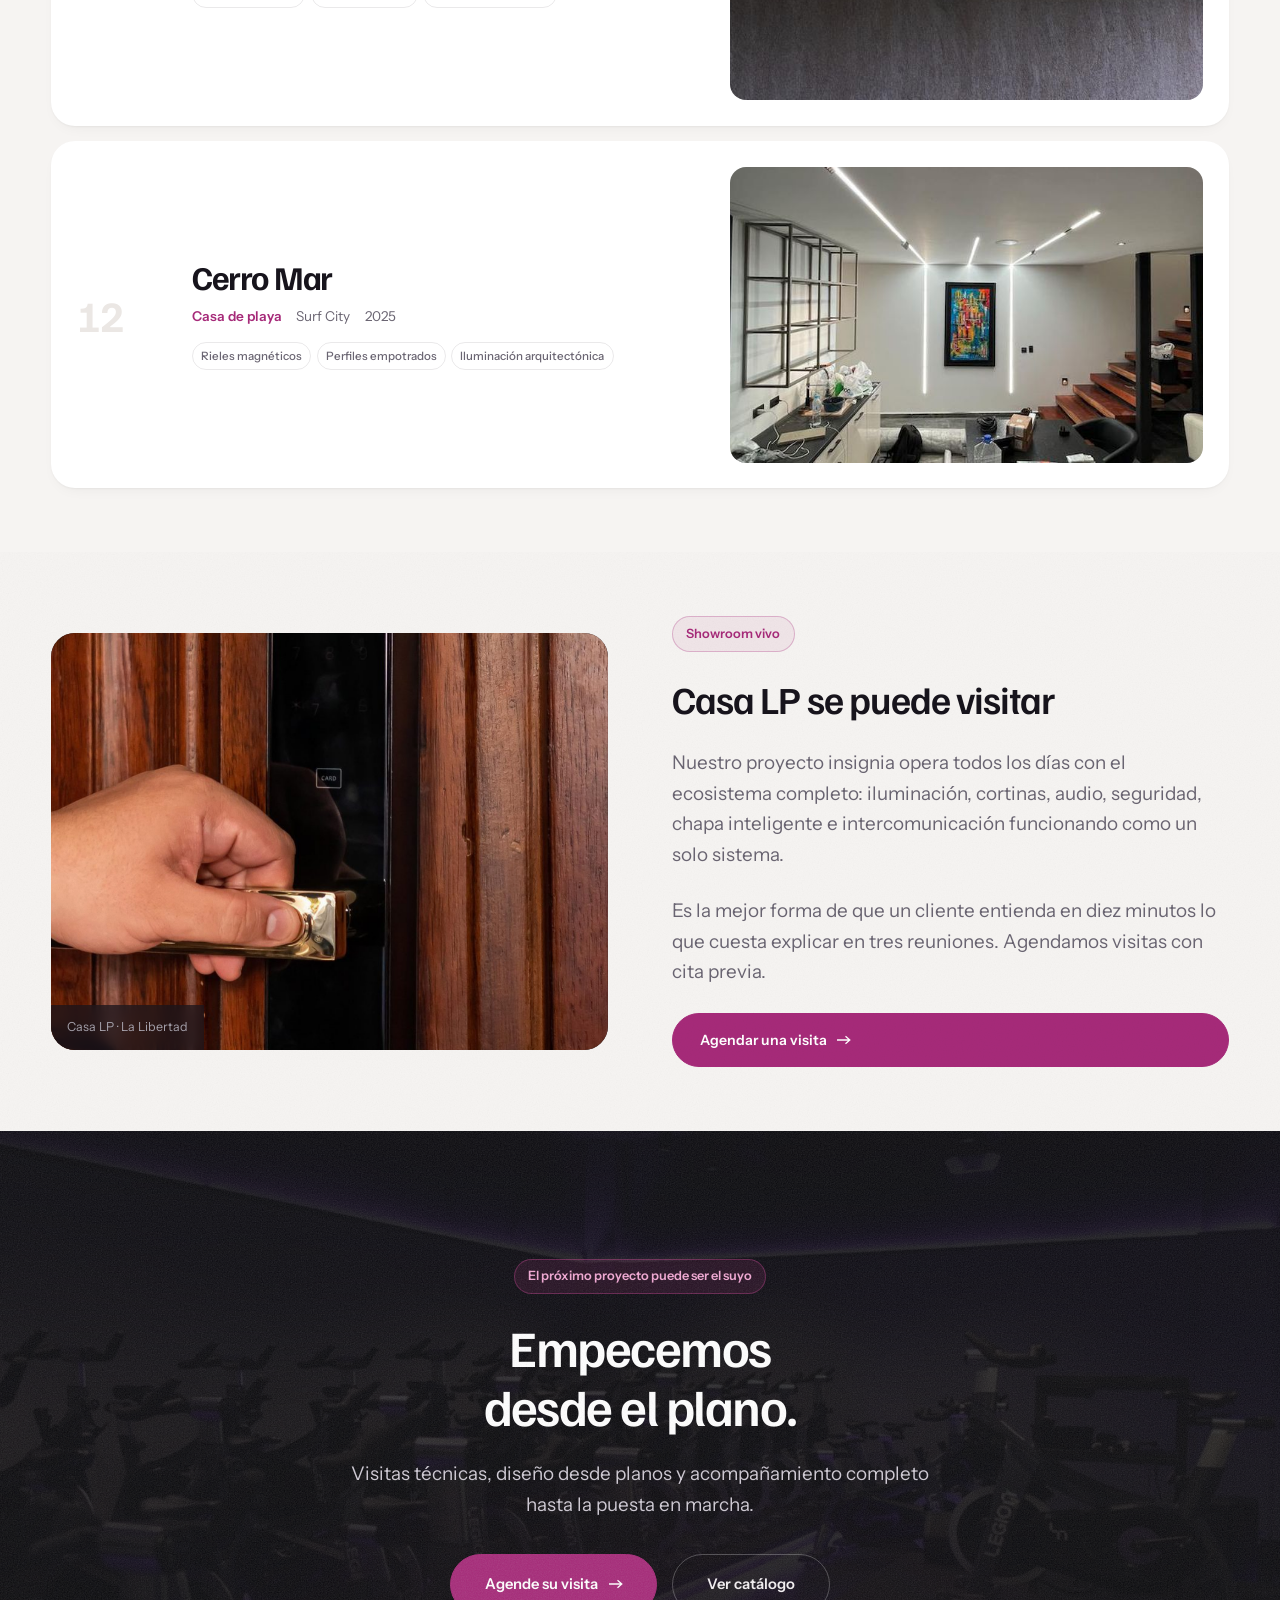
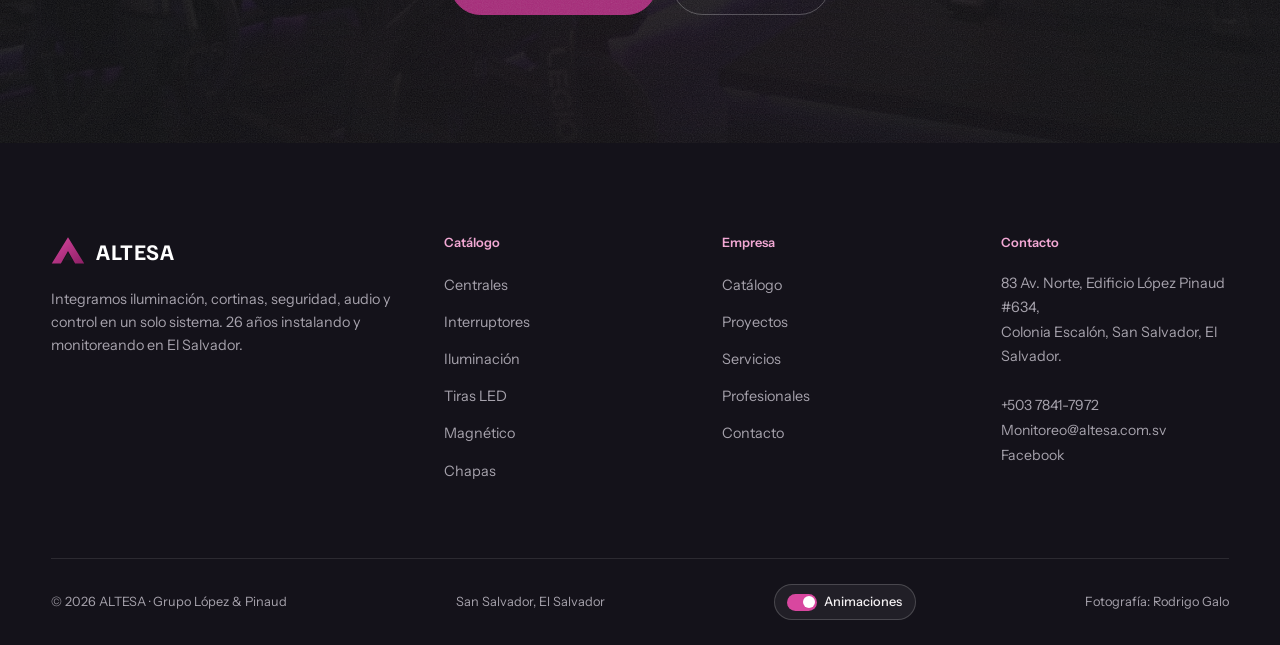
<file: public/proyectos.html>
<!doctype html>
<html lang="es">
<head>
<meta charset="utf-8">
<meta name="viewport" content="width=device-width,initial-scale=1">
<title>Proyectos · ALTESA Smart Monitoring</title>
<meta name="description" content="Doce proyectos documentados: residencias, hotelería, comercio e instalaciones institucionales integradas por ALTESA en El Salvador.">
<link rel="preconnect" href="https://fonts.googleapis.com">
<link rel="preconnect" href="https://fonts.gstatic.com" crossorigin>
<link href="https://fonts.googleapis.com/css2?family=Familjen+Grotesk:wght@400;500;600;700&family=Instrument+Sans:wght@400;500;600&family=Azeret+Mono:wght@400;500&display=swap" rel="stylesheet">
<link rel="stylesheet" href="assets/css/site.css?v=20261105-1">
</head>
<body>

<section class="phero grain">
  <div class="phero__bg"><img src="img/proyectos/legion-01.jpg" alt="Legion, Las Ramblas: integración comercial de iluminación por ALTESA"></div>
  <div class="wrap phero__in" data-mo-group="">
    <p class="tagline">Nuestros proyectos · Edición 2026</p>
    <h1 class="display d1">Espacios que ya piensan solos</h1>
    <p class="lead">Cada proyecto de este portafolio fue diseñado, instalado y puesto en marcha por el equipo de ALTESA.
      Residencias, hotelería, comercio e instituciones.</p>
  </div>
</section>

<section class="section">
  <div class="wrap">
    <div class="shead">
      <div class="shead__top">
        <div>
          <p class="tagline">Índice</p>
          <h2 class="display d2 mt-s">Del plano<br>al espacio vivo</h2>
        </div>
        <p class="lead" style="max-width:38ch">Toque cualquier proyecto para ver la galería completa
          y los sistemas instalados.</p>
      </div>
    </div>
    <div class="lightline" style="margin-bottom:1rem"></div>
    <div class="plist" id="plist"></div>
  </div>
</section>

<section class="section dark grain">
  <div class="wrap">
    <div class="split" data-rv>
      <figure class="figure" style="aspect-ratio:4/3">
        <img class="par" data-par="30" src="img/proyectos/casa-lp-01.jpg" alt="Casa LP: chapa inteligente embutida en puerta de madera">
        <figcaption>Casa LP · La Libertad</figcaption>
      </figure>
      <div class="stack">
        <p class="tagline">Showroom vivo</p>
        <h2 class="display d3">Casa LP se puede visitar</h2>
        <p class="lead">Nuestro proyecto insignia opera todos los días con el ecosistema completo:
          iluminación, cortinas, audio, seguridad, chapa inteligente e intercomunicación funcionando
          como un solo sistema.</p>
        <p class="lead">Es la mejor forma de que un cliente entienda en diez minutos lo que
          cuesta explicar en tres reuniones. Agendamos visitas con cita previa.</p>
        <a class="btn" href="contacto.html"><span>Agendar una visita</span><svg class="arw" width="14" height="10" viewBox="0 0 14 10" fill="none"><path d="M0 5h12M8.5 1.2 12.8 5 8.5 8.8" stroke="currentColor" stroke-width="1.3"/></svg></a>
      </div>
    </div>
  </div>
</section>

<section class="cta cta--photo grain">
  <div class="cta__bg"><img class="par" data-par="40" src="img/proyectos/legion-04.jpg" alt=""></div>
  <div class="wrap cta__in" data-mo-group="">
    <p class="tagline">El próximo proyecto puede ser el suyo</p>
    <h2 class="display d2">Empecemos<br>desde el plano.</h2>
    <p class="lead">Visitas técnicas, diseño desde planos y acompañamiento completo hasta la puesta en marcha.</p>
    <div class="cta__acts">
      <a class="btn btn--lg" href="contacto.html"><span>Agende su visita</span><svg class="arw" width="14" height="10" viewBox="0 0 14 10" fill="none"><path d="M0 5h12M8.5 1.2 12.8 5 8.5 8.8" stroke="currentColor" stroke-width="1.3"/></svg></a>
      <a class="btn btn--ghost btn--lg" href="catalogo.html"><span>Ver catálogo</span></a>
    </div>
  </div>
</section>

<script src="assets/js/data-catalogo.js?v=20261105-1"></script>
<script src="assets/js/data-proyectos.js?v=20261105-1"></script>
<script src="assets/js/site.js?v=20261105-1"></script>
</body>
</html>
</file>
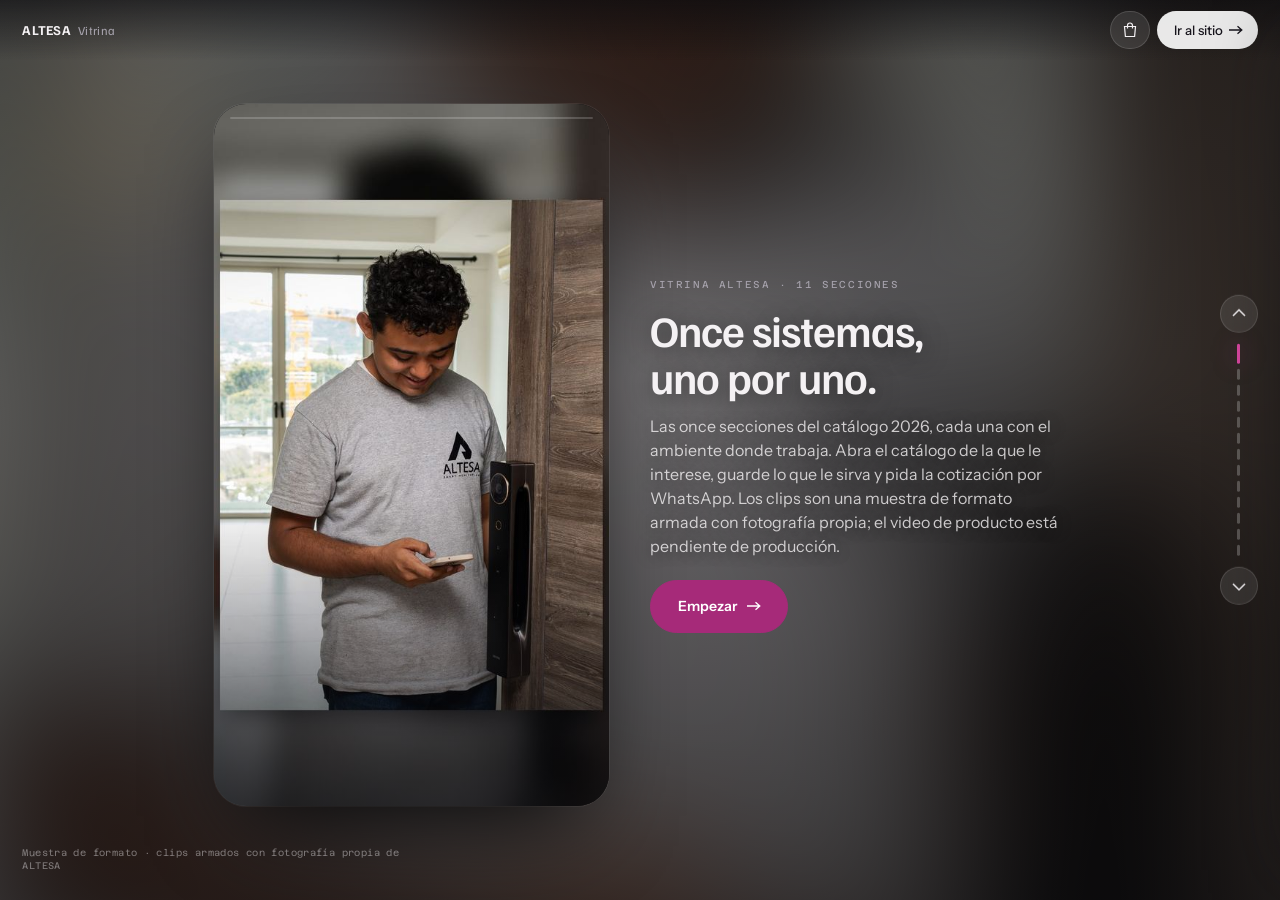
<file: public/reel.html>
<!doctype html>
<html lang="es">
<head>
<meta charset="utf-8">
<meta name="viewport" content="width=device-width,initial-scale=1,viewport-fit=cover">
<meta name="robots" content="noindex, nofollow">
<title>Vitrina ALTESA · El catálogo en video</title>
<meta name="description" content="El catálogo ALTESA 2026 en video vertical, sección por sección. Abra el catálogo de cada una, guarde lo que le interese y pida la cotización por WhatsApp.">
<meta name="theme-color" content="#0B0B0E">
<link rel="preconnect" href="https://fonts.googleapis.com">
<link rel="preconnect" href="https://fonts.gstatic.com" crossorigin>
<link href="https://fonts.googleapis.com/css2?family=Familjen+Grotesk:wght@400;500;600;700&family=Instrument+Sans:wght@400;500;600&family=Azeret+Mono:wght@400;500&display=swap" rel="stylesheet">
<link rel="stylesheet" href="assets/css/site.css?v=20261105-1">
<link rel="stylesheet" href="assets/css/reel.css?v=20261105-1">
<link rel="preload" as="image" href="img/reel/intro.jpg">
</head>
<body class="reelbody" data-nochrome>

<div class="reel" id="reel">

  <!-- Fondo ambiental: el póster de la diapositiva activa, desenfocado -->
  <div class="reel__bg" id="reelBg" aria-hidden="true"><i></i><i></i></div>

  <header class="reel__top">
    <p class="reel__brand"><b>ALTESA</b><span>Vitrina</span></p>
    <div class="reel__acc">
      <button class="rbtn rbtn--bag" id="selOpen" type="button" aria-label="Abrir mi selección">
        <svg width="16" height="16" viewBox="0 0 16 16" fill="none" aria-hidden="true"><path d="M2.5 4.5h11l-.9 10h-9.2z" stroke="currentColor" stroke-width="1.2"/><path d="M5.5 6.5v-3a2.5 2.5 0 015 0v3" stroke="currentColor" stroke-width="1.2"/></svg>
        <b id="selN"></b>
      </button>
      <!-- La única salida de la vitrina: todo lo demás se abre aquí dentro -->
      <a class="rbtn rbtn--sitio" href="index.html">
        <span>Ir al sitio</span>
        <svg width="14" height="10" viewBox="0 0 14 10" fill="none" aria-hidden="true"><path d="M0 5h12M8.5 1.2 12.8 5 8.5 8.8" stroke="currentColor" stroke-width="1.3"/></svg>
      </a>
    </div>
  </header>

  <div class="reel__feed" id="feed" tabindex="-1"></div>

  <!-- Paginado lateral, solo escritorio -->
  <div class="reel__pager" id="pager" aria-hidden="true">
    <button class="rbtn rbtn--round" type="button" data-go="-1" aria-label="Anterior">
      <svg width="14" height="14" viewBox="0 0 14 14" fill="none"><path d="M1 9l6-6 6 6" stroke="currentColor" stroke-width="1.5"/></svg>
    </button>
    <div class="reel__ticks" id="ticks"></div>
    <button class="rbtn rbtn--round" type="button" data-go="1" aria-label="Siguiente">
      <svg width="14" height="14" viewBox="0 0 14 14" fill="none"><path d="M1 5l6 6 6-6" stroke="currentColor" stroke-width="1.5"/></svg>
    </button>
  </div>

  <!-- Barra de cotización: aparece cuando hay algo guardado -->
  <div class="reel__cart" id="reelCart" hidden>
    <button type="button" id="cartOpen">
      <b id="cartN">0</b><span>guardados</span>
    </button>
    <a id="cartWa" href="#" target="_blank" rel="noopener">
      Cotizar por WhatsApp
      <svg class="arw" width="14" height="10" viewBox="0 0 14 10" fill="none"><path d="M0 5h12M8.5 1.2 12.8 5 8.5 8.8" stroke="currentColor" stroke-width="1.3"/></svg>
    </a>
  </div>

  <p class="reel__aviso" id="reelAviso"></p>

  <!-- Pista de gesto en la primera visita -->
  <div class="reel__hint" id="hint" hidden>
    <span class="reel__hint__d"><i></i></span>
    <b>Deslice hacia arriba</b>
  </div>

</div>

<noscript>
  <div style="padding:3rem 1.5rem;text-align:center;color:#F4F1F3">
    <p>Esta vitrina necesita JavaScript.</p>
    <p><a href="catalogo.html" style="text-decoration:underline">Ver el catálogo completo</a></p>
  </div>
</noscript>

<script src="assets/js/data-catalogo.js?v=20261105-1"></script>
<script src="assets/js/data-proyectos.js?v=20261105-1"></script>
<script src="assets/js/data-reel.js?v=20261105-1"></script>
<script src="assets/js/site.js?v=20261105-1"></script>
<script src="assets/js/reel.js?v=20261105-1"></script>
</body>
</html>
</file>
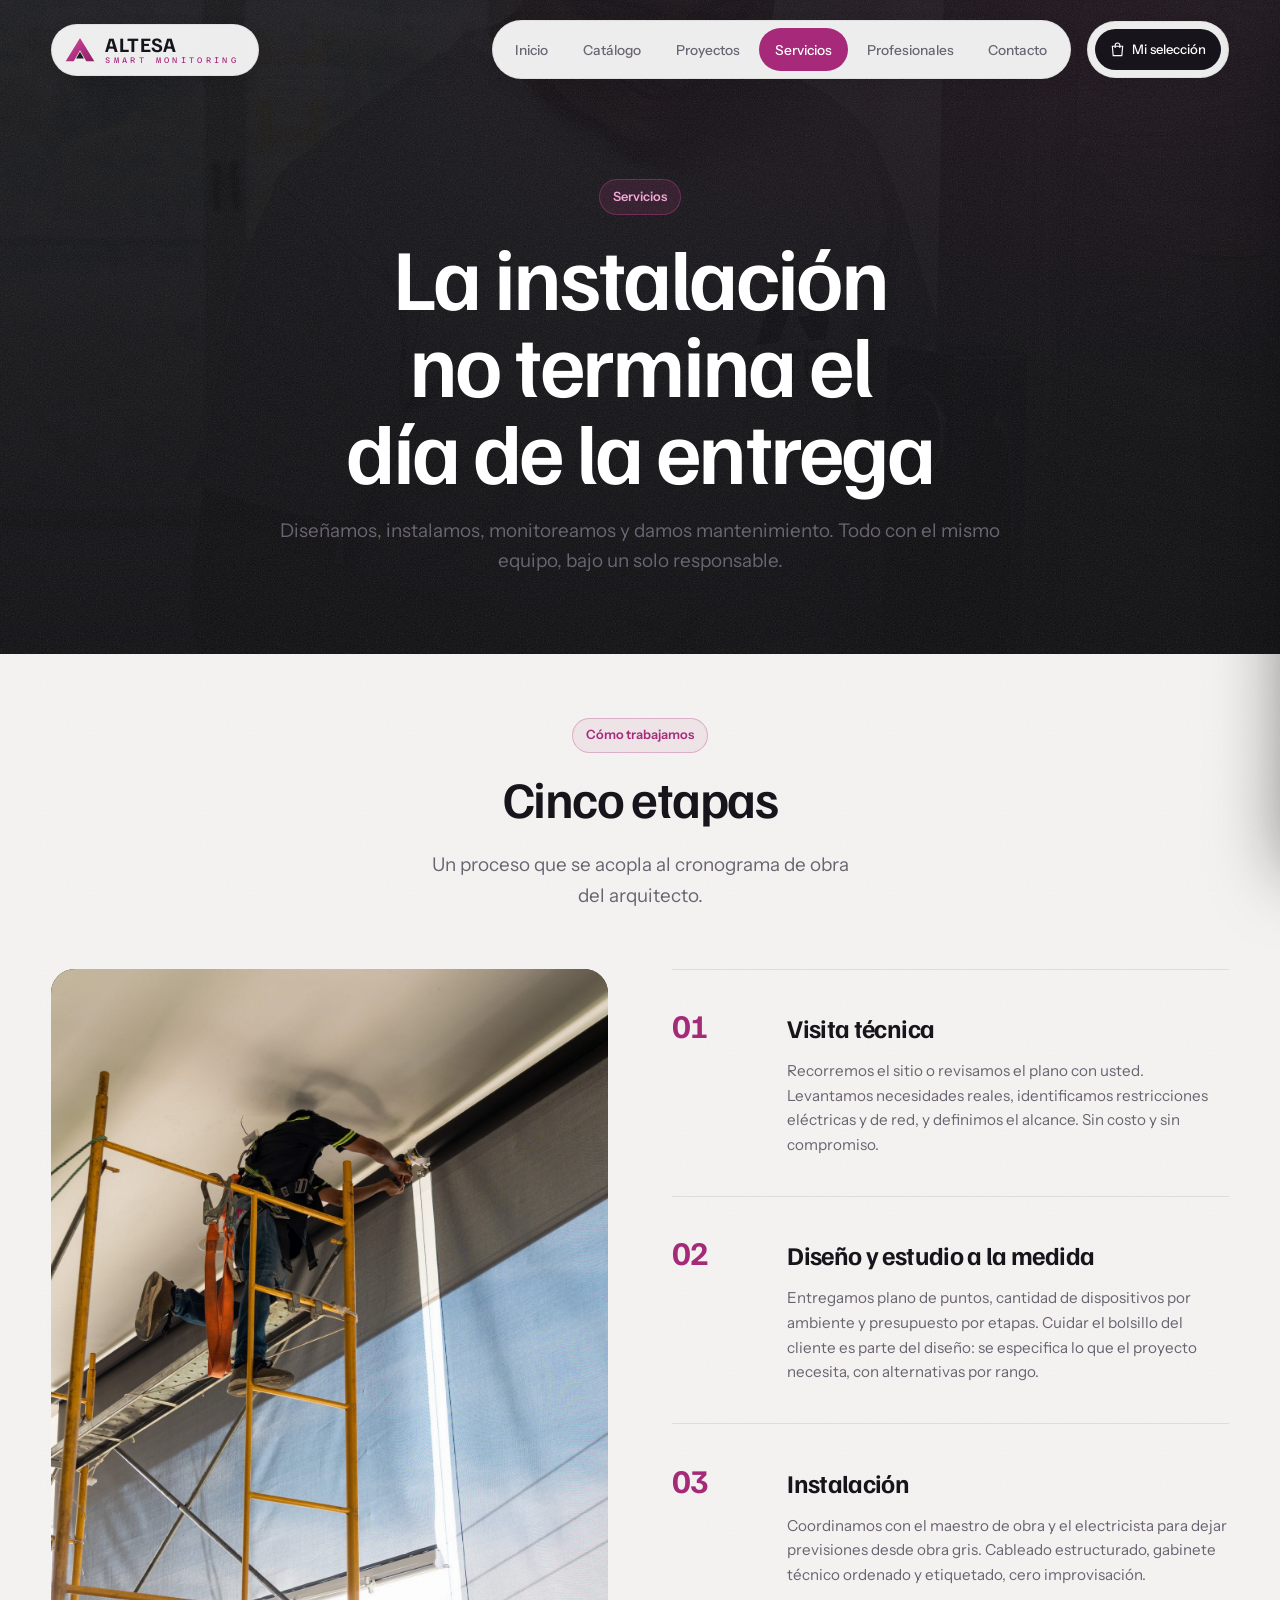
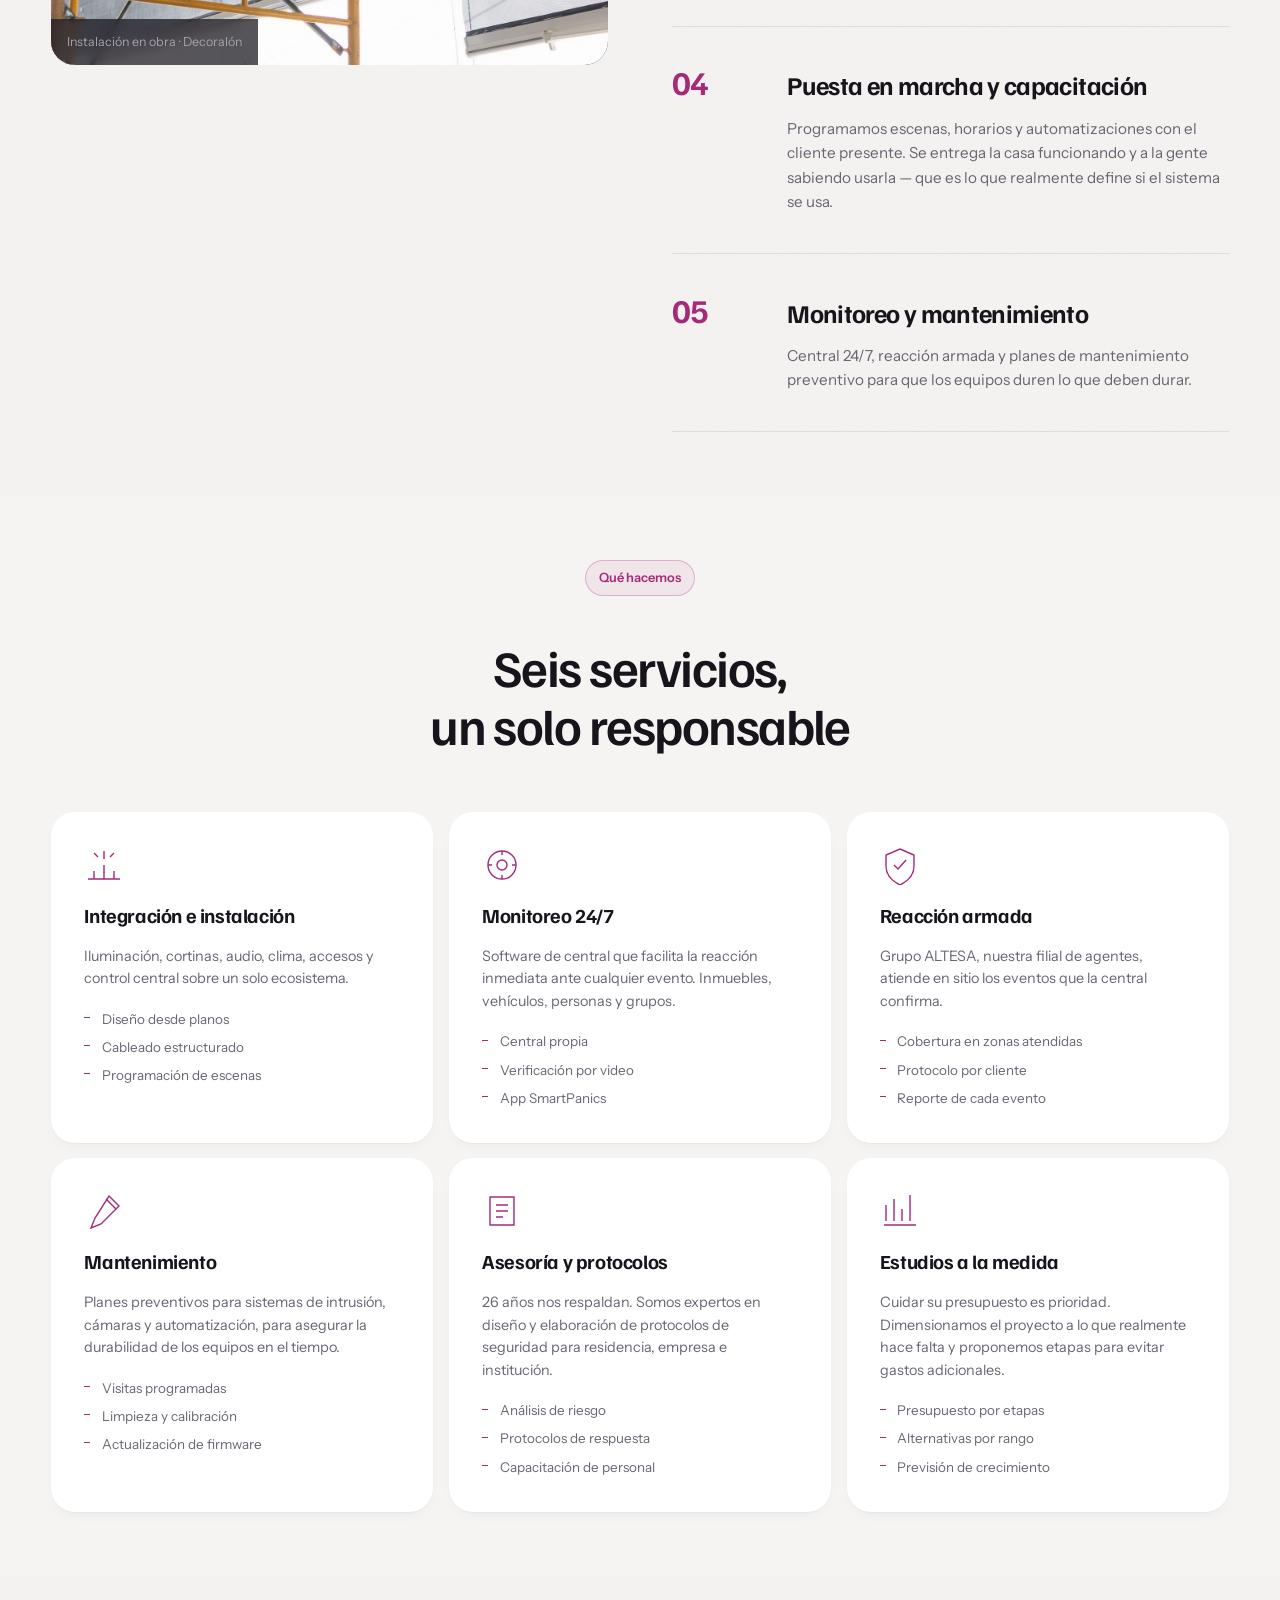
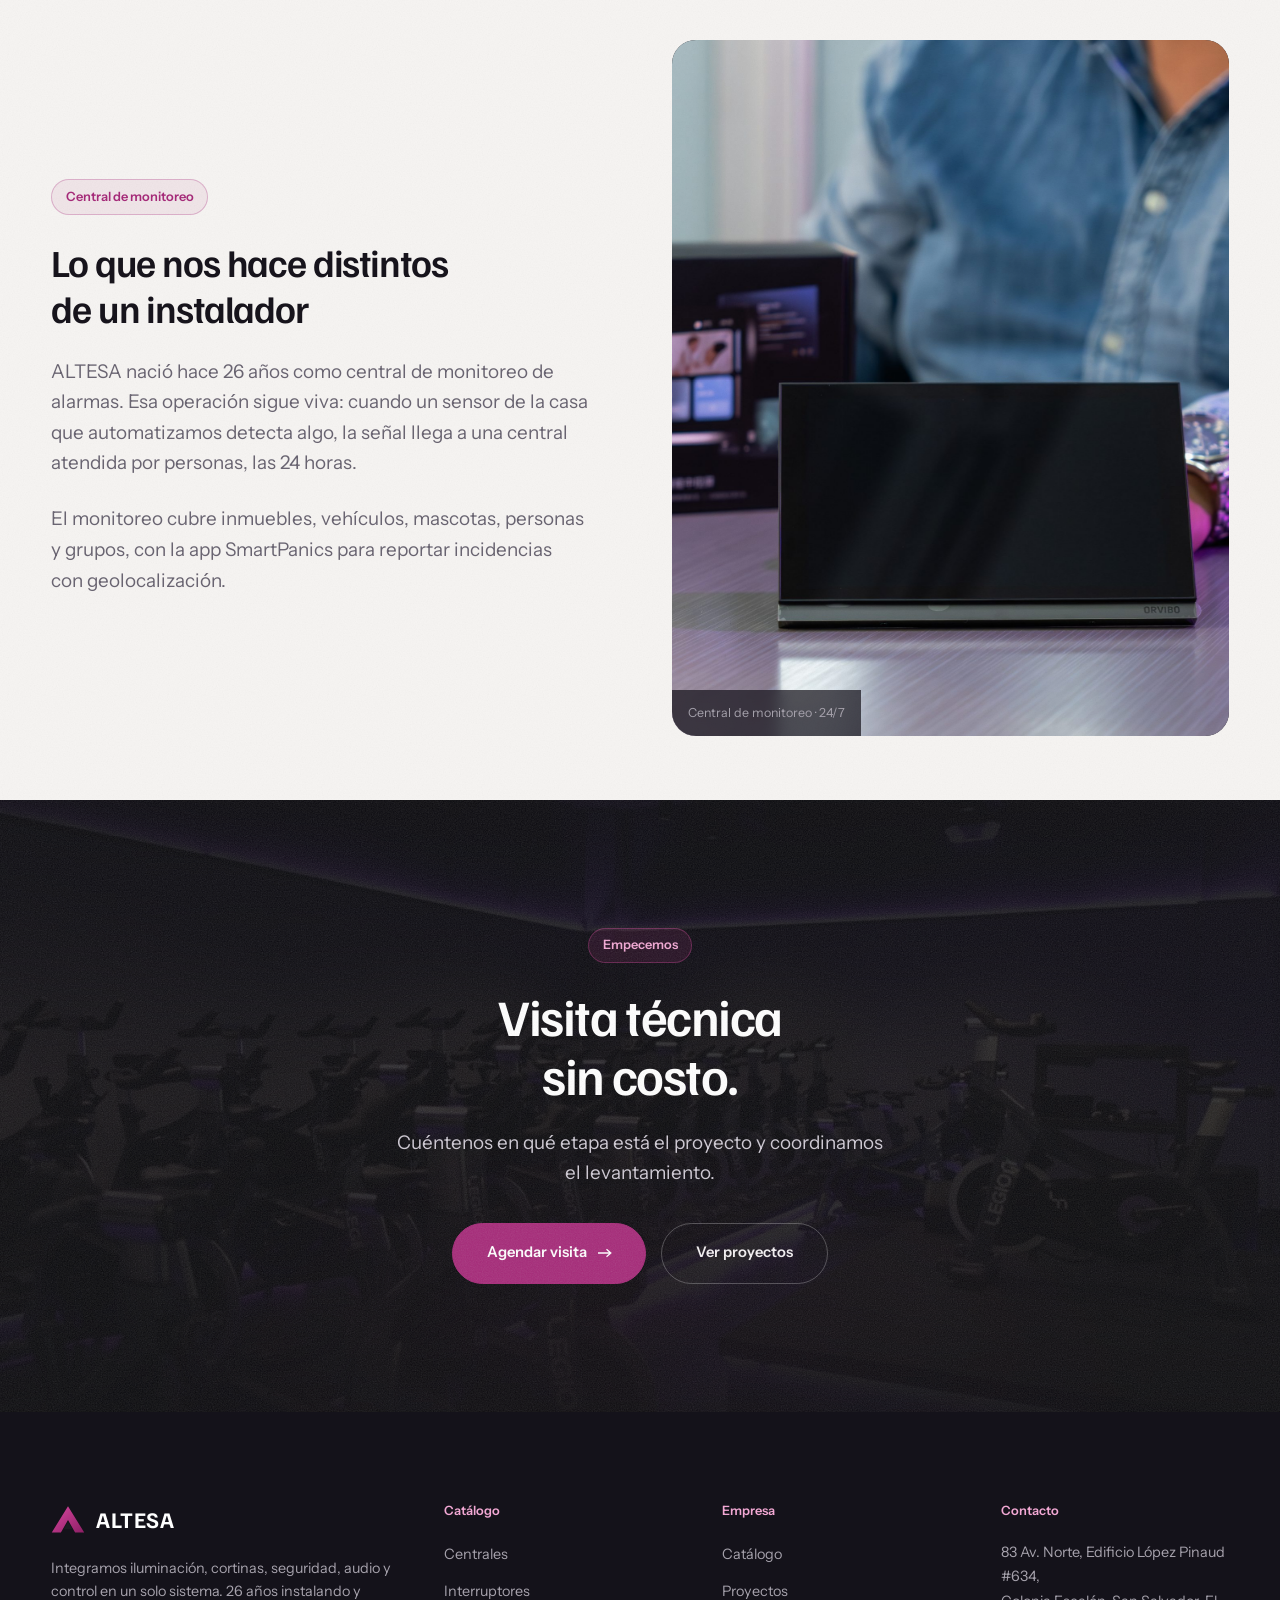
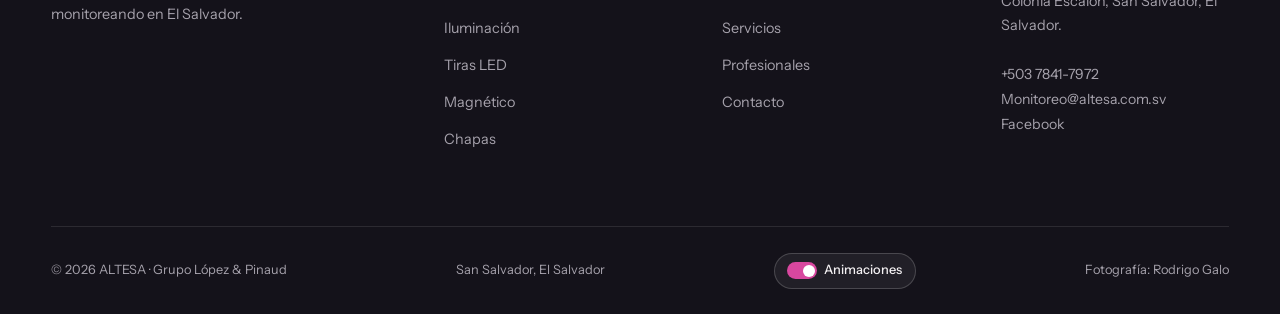
<file: public/servicios.html>
<!doctype html>
<html lang="es">
<head>
<meta charset="utf-8">
<meta name="viewport" content="width=device-width,initial-scale=1">
<title>Servicios · ALTESA Smart Monitoring</title>
<meta name="description" content="Diseño desde planos, instalación, monitoreo 24/7, reacción armada, mantenimiento y asesoría. 26 años de operación en El Salvador.">
<link rel="preconnect" href="https://fonts.googleapis.com">
<link rel="preconnect" href="https://fonts.gstatic.com" crossorigin>
<link href="https://fonts.googleapis.com/css2?family=Familjen+Grotesk:wght@400;500;600;700&family=Instrument+Sans:wght@400;500;600&family=Azeret+Mono:wght@400;500&display=swap" rel="stylesheet">
<link rel="stylesheet" href="assets/css/site.css?v=20261105-1">
</head>
<body>

<section class="phero grain">
  <div class="phero__bg"><img src="img/galeria/puerta-del-alma.jpg" alt="Técnico de ALTESA configurando una chapa inteligente desde el teléfono"></div>
  <div class="wrap phero__in" data-mo-group="">
    <p class="tagline">Servicios</p>
    <h1 class="display d1">La instalación no termina el día de la entrega</h1>
    <p class="lead">Diseñamos, instalamos, monitoreamos y damos mantenimiento. Todo con el mismo equipo,
      bajo un solo responsable.</p>
  </div>
</section>

<!-- Proceso -->
<section class="section dark grain">
  <div class="wrap">
    <div class="shead">
      <div class="shead__top">
        <div>
          <p class="tagline">Cómo trabajamos</p>
          <h2 class="display d2 mt-s">Cinco etapas</h2>
        </div>
        <p class="lead" style="max-width:40ch">Un proceso que se acopla al cronograma
          de obra del arquitecto.</p>
      </div>
    </div>

    <div class="split split--top">
      <figure class="figure figure--sticky" style="aspect-ratio:4/5" data-mo="left">
        <img class="par" data-par="26" src="img/galeria/equipo-instalacion.jpg" alt="Técnico de ALTESA instalando un roller screen desde andamio">
        <figcaption>Instalación en obra · Decoralón</figcaption>
      </figure>

    <div class="steps" data-mo-group="">
      <div class="step" data-rv>
        <h3>Visita técnica</h3>
        <p>Recorremos el sitio o revisamos el plano con usted. Levantamos necesidades reales,
          identificamos restricciones eléctricas y de red, y definimos el alcance. Sin costo y sin compromiso.</p>
      </div>
      <div class="step" data-rv>
        <h3>Diseño y estudio a la medida</h3>
        <p>Entregamos plano de puntos, cantidad de dispositivos por ambiente y presupuesto por etapas.
          Cuidar el bolsillo del cliente es parte del diseño: se especifica lo que el proyecto necesita, con alternativas por rango.</p>
      </div>
      <div class="step" data-rv>
        <h3>Instalación</h3>
        <p>Coordinamos con el maestro de obra y el electricista para dejar previsiones desde obra gris.
          Cableado estructurado, gabinete técnico ordenado y etiquetado, cero improvisación.</p>
      </div>
      <div class="step" data-rv>
        <h3>Puesta en marcha y capacitación</h3>
        <p>Programamos escenas, horarios y automatizaciones con el cliente presente. Se entrega la casa
          funcionando y a la gente sabiendo usarla — que es lo que realmente define si el sistema se usa.</p>
      </div>
      <div class="step" data-rv>
        <h3>Monitoreo y mantenimiento</h3>
        <p>Central 24/7, reacción armada y planes de mantenimiento preventivo para que los equipos
          duren lo que deben durar.</p>
      </div>
    </div>
    </div>
  </div>
</section>

<!-- Servicios -->
<section class="section">
  <div class="wrap">
    <div class="shead">
      <p class="tagline">Qué hacemos</p>
      <h2 class="display d2 mt-s">Seis servicios,<br>un solo responsable</h2>
    </div>
  </div>
  <div class="wrap"><div class="svcs" data-mo-group="scale">

    <article class="svc">
      <svg class="svc__ico" viewBox="0 0 40 40" fill="none" stroke="currentColor" stroke-width="1.4"><path d="M4 34h32M10 26v8M20 20v14M30 26v8M20 6v8M14 12l-4-4M26 12l4-4"/></svg>
      <h3>Integración e instalación</h3>
      <p>Iluminación, cortinas, audio, clima, accesos y control central sobre un solo ecosistema.</p>
      <ul><li>Diseño desde planos</li><li>Cableado estructurado</li><li>Programación de escenas</li></ul>
    </article>

    <article class="svc">
      <svg class="svc__ico" viewBox="0 0 40 40" fill="none" stroke="currentColor" stroke-width="1.4"><circle cx="20" cy="20" r="14"/><circle cx="20" cy="20" r="5"/><path d="M20 6v4M20 30v4M6 20h4M30 20h4"/></svg>
      <h3>Monitoreo 24/7</h3>
      <p>Software de central que facilita la reacción inmediata ante cualquier evento. Inmuebles, vehículos,
        personas y grupos.</p>
      <ul><li>Central propia</li><li>Verificación por video</li><li>App SmartPanics</li></ul>
    </article>

    <article class="svc">
      <svg class="svc__ico" viewBox="0 0 40 40" fill="none" stroke="currentColor" stroke-width="1.4"><path d="M20 4l14 6v11c0 9-6 15-14 19-8-4-14-10-14-19V10z"/><path d="M14 20l4 4 8-9"/></svg>
      <h3>Reacción armada</h3>
      <p>Grupo ALTESA, nuestra filial de agentes, atiende en sitio los eventos que la central confirma.</p>
      <ul><li>Cobertura en zonas atendidas</li><li>Protocolo por cliente</li><li>Reporte de cada evento</li></ul>
    </article>

    <article class="svc">
      <svg class="svc__ico" viewBox="0 0 40 40" fill="none" stroke="currentColor" stroke-width="1.4"><path d="M25 5l10 10-18 18-10 4 4-10z"/><path d="M22 8l10 10"/></svg>
      <h3>Mantenimiento</h3>
      <p>Planes preventivos para sistemas de intrusión, cámaras y automatización, para asegurar la
        durabilidad de los equipos en el tiempo.</p>
      <ul><li>Visitas programadas</li><li>Limpieza y calibración</li><li>Actualización de firmware</li></ul>
    </article>

    <article class="svc">
      <svg class="svc__ico" viewBox="0 0 40 40" fill="none" stroke="currentColor" stroke-width="1.4"><path d="M8 6h24v28H8z"/><path d="M14 14h12M14 20h12M14 26h7"/></svg>
      <h3>Asesoría y protocolos</h3>
      <p>26 años nos respaldan. Somos expertos en diseño y elaboración de protocolos de seguridad
        para residencia, empresa e institución.</p>
      <ul><li>Análisis de riesgo</li><li>Protocolos de respuesta</li><li>Capacitación de personal</li></ul>
    </article>

    <article class="svc">
      <svg class="svc__ico" viewBox="0 0 40 40" fill="none" stroke="currentColor" stroke-width="1.4"><path d="M6 30V14M14 30V8M22 30V18M30 30V4M4 34h32"/></svg>
      <h3>Estudios a la medida</h3>
      <p>Cuidar su presupuesto es prioridad. Dimensionamos el proyecto a lo que realmente hace falta
        y proponemos etapas para evitar gastos adicionales.</p>
      <ul><li>Presupuesto por etapas</li><li>Alternativas por rango</li><li>Previsión de crecimiento</li></ul>
    </article>

  </div></div>
</section>

<!-- Monitoreo -->
<section class="section dark grain">
  <div class="wrap">
    <div class="split" data-rv>
      <div class="stack">
        <p class="tagline">Central de monitoreo</p>
        <h2 class="display d3">Lo que nos hace distintos de un instalador</h2>
        <p class="lead">ALTESA nació hace 26 años como central de monitoreo de alarmas.
          Esa operación sigue viva: cuando un sensor de la casa que automatizamos detecta algo,
          la señal llega a una central atendida por personas, las 24 horas.</p>
        <p class="lead">El monitoreo cubre inmuebles, vehículos, mascotas, personas y grupos,
          con la app SmartPanics para reportar incidencias con geolocalización.</p>
      </div>
      <figure class="figure" style="aspect-ratio:4/5" data-mo="right">
        <img class="par" data-par="30" src="img/galeria/central-monitoreo.jpg" alt="Operador de la central de monitoreo de ALTESA frente al videowall de cámaras">
        <figcaption>Central de monitoreo · 24/7</figcaption>
      </figure>
    </div>
  </div>
</section>

<section class="cta cta--photo grain">
  <div class="cta__bg"><img class="par" data-par="40" src="img/proyectos/legion-04.jpg" alt=""></div>
  <div class="wrap cta__in" data-mo-group="">
    <p class="tagline">Empecemos</p>
    <h2 class="display d2">Visita técnica<br>sin costo.</h2>
    <p class="lead">Cuéntenos en qué etapa está el proyecto y coordinamos el levantamiento.</p>
    <div class="cta__acts">
      <a class="btn btn--lg" href="contacto.html"><span>Agendar visita</span><svg class="arw" width="14" height="10" viewBox="0 0 14 10" fill="none"><path d="M0 5h12M8.5 1.2 12.8 5 8.5 8.8" stroke="currentColor" stroke-width="1.3"/></svg></a>
      <a class="btn btn--ghost btn--lg" href="proyectos.html"><span>Ver proyectos</span></a>
    </div>
  </div>
</section>

<script src="assets/js/data-catalogo.js?v=20261105-1"></script>
<script src="assets/js/data-proyectos.js?v=20261105-1"></script>
<script src="assets/js/site.js?v=20261105-1"></script>
</body>
</html>
</file>
<file: public/assets/css/site.css>
/* =========================================================================
   ALTESA Smart Monitoring — Sistema de diseño v1
   Concepto: "Portafolio de iluminación arquitectónica × ficha técnica"
   Motivo propietario: LA LÍNEA DE LUZ (su propio producto)
   ========================================================================= */

/* ---------- 1. Tokens --------------------------------------------------- */
:root{
  /* Marca */
  --plum:        #A62A79;
  --plum-2:      #D8479F;
  --plum-3:      #F2A8D4;
  --plum-soft:   #F7E5F0;
  --teal:        #0E3B49;
  --teal-2:      #14526605;

  /* Neutros oscuros */
  --ink:         #0B0B0E;
  --ink-2:       #111116;
  --ink-3:       #17171D;
  --ink-4:       #202027;

  /* Neutros claros */
  --paper:       #FFFFFF;
  --paper-2:     #F7F5F6;
  --paper-3:     #EDEAEC;

  /* Texto */
  --tx-dark:     #12121A;
  --tx-mid:      #5F5F6C;
  --tx-light:    #F4F1F3;
  --tx-light-2:  #A6A2AC;

  /* Líneas */
  --hair-dark:   rgba(255,255,255,.10);
  --hair-light:  rgba(18,18,26,.11);

  /* Luz */
  --glow-core:   #FDEDF7;
  --glow:        0 0 22px rgba(216,71,159,.50);
  --glow-soft:   0 0 40px rgba(216,71,159,.28);

  /* Tipografía */
  --f-display: "Familjen Grotesk", "Montserrat", system-ui, sans-serif;
  --f-body:    "Instrument Sans", system-ui, -apple-system, sans-serif;
  --f-mono:    "Azeret Mono", ui-monospace, "SFMono-Regular", monospace;

  /* Ritmo */
  --pad:       clamp(1.25rem, 4vw, 4.5rem);
  --sec:       clamp(4.5rem, 11vw, 10rem);
  --maxw:      1320px;

  /* Geometría redondeada (lenguaje Habitline) */
  --radius:    16px;
  --radius-lg: 24px;
  --radius-xl: 32px;
  --pill:      999px;

  /* Sombras suaves en lugar de filetes */
  --sh-1: 0 1px 2px rgba(22,20,26,.04), 0 6px 16px -8px rgba(22,20,26,.08);
  --sh-2: 0 2px 6px rgba(22,20,26,.05), 0 16px 40px -16px rgba(22,20,26,.16);
  --sh-3: 0 30px 70px -28px rgba(22,20,26,.26);

  /* Movimiento */
  --ease:      cubic-bezier(.16,1,.3,1);
  --ease-2:    cubic-bezier(.4,0,.2,1);
}

/* ---------- 2. Reset ---------------------------------------------------- */
*,*::before,*::after{box-sizing:border-box}
html{-webkit-text-size-adjust:100%;scroll-behavior:smooth}
@media (prefers-reduced-motion:reduce){html{scroll-behavior:auto}}
body{
  margin:0;
  font-family:var(--f-body);
  font-size:clamp(.95rem,.55vw + .82rem,1.0625rem);
  line-height:1.62;
  color:var(--tx-dark);
  background:var(--paper);
  -webkit-font-smoothing:antialiased;
  text-rendering:optimizeLegibility;
  overflow-x:hidden;
}
img,svg,video{display:block;max-width:100%}
img{height:auto}
button,input,select,textarea{font:inherit;color:inherit}
button{background:none;border:0;cursor:pointer;padding:0}
a{color:inherit;text-decoration:none}
ul,ol{margin:0;padding:0;list-style:none}
h1,h2,h3,h4,p,figure{margin:0}
::selection{background:var(--plum);color:#fff}
:focus-visible{outline:2px solid var(--plum-2);outline-offset:3px;border-radius:2px}

/* ---------- 3. Tipografía ---------------------------------------------- */
.display{
  font-family:var(--f-display);
  font-weight:700;
  line-height:.94;
  letter-spacing:-.035em;
  text-wrap:balance;
  overflow-wrap:break-word; /* palabras largas no rompen el layout en pantallas angostas */
}
.d1{font-size:clamp(2.9rem, 8.4vw, 8.5rem)}
.d2{font-size:clamp(2.3rem, 5.6vw, 5.2rem)}
.d3{font-size:clamp(1.65rem, 3vw, 2.9rem)}
.d4{font-size:clamp(1.25rem, 1.7vw, 1.75rem);line-height:1.12;letter-spacing:-.02em}

.eyebrow{
  font-family:var(--f-mono);
  font-size:.6875rem;
  font-weight:500;
  letter-spacing:.34em;
  text-transform:uppercase;
  color:var(--plum);
}
.eyebrow--light{color:var(--plum-3)}
.lead{
  font-size:clamp(1.05rem,.6vw + .95rem,1.3rem);
  line-height:1.55;
  color:var(--tx-mid);
  max-width:60ch;
  text-wrap:pretty;
}
.lead--light{color:var(--tx-light-2)}
.num{
  font-family:var(--f-display);
  font-weight:700;
  letter-spacing:-.05em;
  font-variant-numeric:tabular-nums;
}
.mono{font-family:var(--f-mono);letter-spacing:.06em}

/* ---------- 4. Layout --------------------------------------------------- */
/* clip evita que las variantes de entrada laterales (data-mo="left|right"),
   que parten desplazadas, generen scroll horizontal antes de revelarse.
   A diferencia de hidden, no crea contenedor de scroll ni rompe el sticky. */
.wrap{width:100%;max-width:var(--maxw);margin-inline:auto;padding-inline:var(--pad);overflow-x:clip}
.wrap--narrow{max-width:1080px}
.section{padding-block:var(--sec)}
.section--tight{padding-block:clamp(3rem,6vw,5.5rem)}
/* En escritorio, 11vw llegaba a 160 px por lado: entre dos secciones quedaban
   más de 300 px en blanco. El móvil conserva el ritmo original. */
@media (min-width:900px){:root{--sec:clamp(4rem,5vw,5.5rem)}}

.dark{background:var(--ink);color:var(--tx-light)}
.dark .lead{color:var(--tx-light-2)}
.dark .eyebrow{color:var(--plum-3)}

/* Grano fílmico sobre superficies oscuras */
.grain{position:relative;isolation:isolate}
.grain::after{
  content:"";position:absolute;inset:0;pointer-events:none;z-index:2;opacity:.34;
  background-image:url("data:image/svg+xml,%3Csvg xmlns='http://www.w3.org/2000/svg' width='160' height='160'%3E%3Cfilter id='n'%3E%3CfeTurbulence type='fractalNoise' baseFrequency='.82' numOctaves='3'/%3E%3CfeColorMatrix type='saturate' values='0'/%3E%3C/filter%3E%3Crect width='160' height='160' filter='url(%23n)' opacity='.42'/%3E%3C/svg%3E");
}

/* ---------- 5. MOTIVO: la línea de luz ---------------------------------- */
.lightline{
  position:relative;height:1px;width:100%;
  background:var(--hair-light);
  overflow:visible;
}
.dark .lightline,.lightline--onDark{background:var(--hair-dark)}
.lightline::after{
  content:"";position:absolute;inset:-1px 0;
  background:linear-gradient(90deg,transparent 0%,var(--plum-2) 18%,var(--glow-core) 50%,var(--plum-2) 82%,transparent 100%);
  box-shadow:var(--glow);
  transform:scaleX(0);transform-origin:left center;
  transition:transform 1.4s var(--ease);
}
.is-in .lightline::after,.lightline.is-in::after{transform:scaleX(1)}

/* Riel vertical de luz (índice de proyectos) */
.rail{position:relative;padding-left:clamp(1.5rem,3vw,3rem)}
.rail::before{
  content:"";position:absolute;left:0;top:0;bottom:0;width:1px;background:var(--hair-light);
}
.dark .rail::before{background:var(--hair-dark)}
.rail::after{
  content:"";position:absolute;left:-1px;top:0;width:3px;height:100%;
  background:linear-gradient(180deg,transparent,var(--plum-2) 35%,var(--glow-core) 50%,var(--plum-2) 65%,transparent);
  box-shadow:var(--glow);
  transform:scaleY(0);transform-origin:top;
  transition:transform 1.6s var(--ease);
}
.is-in.rail::after{transform:scaleY(1)}

/* ---------- 6. Botones -------------------------------------------------- */
.btn{
  --bg:var(--plum);--fg:#fff;--bd:var(--plum);
  display:inline-flex;align-items:center;gap:.7em;
  padding:.95em 1.7em;
  background:var(--bg);color:var(--fg);border:1px solid var(--bd);
  font-family:var(--f-mono);font-size:.7rem;font-weight:500;
  letter-spacing:.2em;text-transform:uppercase;
  border-radius:var(--radius);
  position:relative;overflow:hidden;
  transition:color .4s var(--ease-2),border-color .4s var(--ease-2),transform .4s var(--ease);
}
.btn > *{position:relative;z-index:1}
.btn::before{
  content:"";position:absolute;inset:0;background:var(--glow-core);
  transform:translateY(101%);transition:transform .5s var(--ease);
}
.btn:hover{color:var(--plum);border-color:var(--glow-core);transform:translateY(-2px)}
.btn:hover::before{transform:translateY(0)}
.btn:active{transform:translateY(0)}
.btn .arw{transition:transform .4s var(--ease)}
.btn:hover .arw{transform:translateX(4px)}

.btn--ghost{--bg:transparent;--fg:var(--tx-dark);--bd:var(--hair-light)}
.btn--ghost:hover{color:#fff;border-color:var(--plum)}
.btn--ghost::before{background:var(--plum)}
/* Sobre cualquier superficie oscura el fantasma debe ir en claro */
.dark .btn--ghost,.hero .btn--ghost,.phero .btn--ghost,.cta .btn--ghost,.ftr .btn--ghost{
  --fg:var(--tx-light);--bd:rgba(255,255,255,.26)
}

.btn--lg{padding:1.15em 2.2em;font-size:.75rem}

/* Enlace con línea de luz */
.linkline{
  display:inline-flex;align-items:center;gap:.6em;position:relative;
  font-family:var(--f-mono);font-size:.72rem;letter-spacing:.2em;text-transform:uppercase;
  padding-bottom:.5em;color:inherit;
}
.linkline::after{
  content:"";position:absolute;left:0;right:0;bottom:0;height:1px;background:currentColor;opacity:.28;
}
.linkline::before{
  content:"";position:absolute;left:0;bottom:0;height:1px;width:100%;
  background:var(--glow-core);box-shadow:var(--glow);
  transform:scaleX(0);transform-origin:left;transition:transform .55s var(--ease);z-index:1;
}
.linkline:hover::before{transform:scaleX(1)}
.linkline .arw{transition:transform .45s var(--ease)}
.linkline:hover .arw{transform:translateX(5px)}

/* ---------- 7. Header --------------------------------------------------- */
/* Navegación de pastillas flotantes (patrón Habitline, en clave ALTESA) */
.hdr{
  position:fixed;inset:0 0 auto;z-index:80;
  padding-top:clamp(.85rem,1.6vw,1.4rem);
  transition:transform .55s var(--ease),padding-top .45s var(--ease-2);
}
.hdr.is-hidden{transform:translateY(calc(-100% - 1.5rem))}
.hdr__in{display:flex;align-items:center;gap:clamp(.5rem,1.4vw,1rem);height:auto}

/* La pastilla: cristal oscuro que funciona sobre foto y sobre blanco */
.pill{
  display:flex;align-items:center;
  background:rgba(11,11,14,.70);
  backdrop-filter:blur(20px) saturate(165%);
  -webkit-backdrop-filter:blur(20px) saturate(165%);
  border:1px solid rgba(255,255,255,.13);
  border-radius:999px;
  box-shadow:0 12px 34px -18px rgba(0,0,0,.75);
  transition:background .45s var(--ease-2),border-color .45s var(--ease-2);
}
.hdr.is-stuck .pill{background:rgba(11,11,14,.86);border-color:rgba(255,255,255,.17)}

.hdr__brand{gap:.65rem;margin-right:auto;padding:.6rem 1.15rem .6rem .8rem}
.hdr__mark{width:30px;height:auto;flex:none}
.hdr__word{display:flex;flex-direction:column;line-height:1}
.hdr__word b{
  font-family:var(--f-display);font-size:1.28rem;font-weight:700;
  letter-spacing:.02em;color:#fff;
}
.hdr__word span{
  font-family:var(--f-mono);font-size:.5rem;letter-spacing:.42em;
  color:var(--plum-3);text-transform:uppercase;margin-top:.28em;
}
.nav{display:flex;align-items:center;gap:.2rem;padding:.42rem}
.nav a{
  position:relative;font-family:var(--f-mono);font-size:.66rem;font-weight:500;
  letter-spacing:.15em;text-transform:uppercase;color:var(--tx-light-2);
  padding:.75em 1.15em;border-radius:999px;
  transition:color .35s var(--ease-2),background .35s var(--ease-2);
}
.nav a::after{
  content:"";position:absolute;left:50%;translate:-50% 0;bottom:.42em;height:1px;width:16px;
  background:var(--glow-core);box-shadow:var(--glow);
  transform:scaleX(0);transition:transform .5s var(--ease);
}
.nav a:hover{color:#fff;background:rgba(255,255,255,.07)}
.nav a[aria-current="page"]{color:#fff;background:rgba(166,42,121,.30)}
.nav a[aria-current="page"]::after{transform:scaleX(1)}

.hdr__cta{display:flex;align-items:center;gap:.4rem;padding:.42rem}
.selbtn{
  position:relative;display:inline-flex;align-items:center;gap:.55em;
  padding:.75em 1.15em;border:0;border-radius:999px;background:rgba(255,255,255,.08);
  font-family:var(--f-mono);font-size:.64rem;letter-spacing:.15em;text-transform:uppercase;
  color:var(--tx-light);transition:background .35s var(--ease-2),color .35s;
}
.selbtn:hover{background:var(--plum);color:#fff}
.selbtn__n{
  min-width:1.5em;height:1.5em;display:grid;place-items:center;padding:0 .35em;
  background:var(--plum);color:#fff;border-radius:99px;font-size:.62rem;line-height:1;
}
.selbtn__n:empty,.selbtn__n[data-n="0"]{display:none}

.burger{display:none;width:40px;height:40px;place-items:center;border:0;border-radius:999px;background:rgba(255,255,255,.08)}
.burger i{display:block;width:17px;height:1px;background:#fff;position:relative;transition:background .3s}
.burger i::before,.burger i::after{content:"";position:absolute;left:0;width:17px;height:1px;background:#fff;transition:transform .4s var(--ease)}
.burger i::before{top:-5px}.burger i::after{top:5px}
.is-open .burger i{background:transparent}
.is-open .burger i::before{transform:translateY(5px) rotate(45deg)}
.is-open .burger i::after{transform:translateY(-5px) rotate(-45deg)}

@media (max-width:1080px){
  .burger{display:grid}
  .nav{
    position:fixed;inset:0;background:rgba(11,11,14,.97);backdrop-filter:blur(24px);
    border:0;border-radius:0;box-shadow:none;padding:0;
    flex-direction:column;justify-content:center;gap:.5rem;
    opacity:0;visibility:hidden;transition:opacity .45s var(--ease-2),visibility .45s;
  }
  .nav a{font-size:1.05rem;letter-spacing:.2em;padding:.85em 1.6em}
  .nav a::after{display:none}
  body.is-open .nav{opacity:1;visibility:visible}
  body.is-open{overflow:hidden}
  .hdr__cta .selbtn span:not(.selbtn__n){display:none}
}

/* ---------- 8. Hero ----------------------------------------------------- */
.hero{position:relative;min-height:clamp(560px,94svh,1000px);display:flex;align-items:flex-end;background:var(--ink);overflow:hidden}
.hero__media{position:absolute;inset:0;z-index:0}
.hero__media img{width:100%;height:100%;object-fit:cover;opacity:.62;transform:scale(1.06);animation:heroPan 22s var(--ease-2) forwards}
@keyframes heroPan{to{transform:scale(1)}}
.hero__media::after{
  content:"";position:absolute;inset:0;
  background:
    linear-gradient(180deg,rgba(11,11,14,.82) 0%,rgba(11,11,14,.25) 38%,rgba(11,11,14,.92) 100%),
    radial-gradient(120% 90% at 78% 22%,rgba(166,42,121,.34),transparent 62%);
}
.hero__in{position:relative;z-index:3;width:100%;padding-bottom:clamp(3rem,7vw,6rem);padding-top:clamp(8rem,14vw,12rem)}
.hero__beam{
  height:1px;width:min(560px,80%);margin-bottom:clamp(1.6rem,3vw,2.6rem);
  background:linear-gradient(90deg,var(--glow-core),var(--plum-2) 55%,transparent);
  box-shadow:var(--glow);
  transform-origin:left;animation:beamIn 1.5s var(--ease) .35s both;
}
@keyframes beamIn{from{transform:scaleX(0)}to{transform:scaleX(1)}}
.hero h1{color:#fff;max-width:16ch}
.hero .lead{margin-top:clamp(1.2rem,2.4vw,2rem);color:#D6D2DA}
.hero__acts{display:flex;flex-wrap:wrap;gap:.9rem;margin-top:clamp(1.8rem,3.4vw,2.8rem)}
.hero__meta{
  display:flex;flex-wrap:wrap;gap:clamp(1.5rem,4vw,4rem);
  margin-top:clamp(2.6rem,5vw,4.5rem);padding-top:1.6rem;border-top:1px solid var(--hair-dark);
}
.hero__meta div{display:flex;flex-direction:column;gap:.3rem}
.hero__meta b{font-family:var(--f-display);font-size:clamp(1.5rem,2.4vw,2.3rem);font-weight:700;color:#fff;letter-spacing:-.03em}
.hero__meta span{font-family:var(--f-mono);font-size:.64rem;letter-spacing:.22em;text-transform:uppercase;color:var(--tx-light-2)}

.hero__scroll{
  position:absolute;right:var(--pad);bottom:clamp(3rem,7vw,6rem);z-index:3;
  display:flex;align-items:center;gap:.8rem;
  font-family:var(--f-mono);font-size:.6rem;letter-spacing:.26em;text-transform:uppercase;color:var(--tx-light-2);
}
.hero__scroll i{display:block;width:52px;height:1px;background:var(--hair-dark);position:relative;overflow:hidden}
.hero__scroll i::after{content:"";position:absolute;inset:0;background:var(--glow-core);box-shadow:var(--glow);animation:scrollPulse 2.6s var(--ease-2) infinite}
@keyframes scrollPulse{0%{transform:translateX(-100%)}55%,100%{transform:translateX(100%)}}
@media (max-width:820px){.hero__scroll{display:none}}

/* Hero interior (páginas secundarias) */
.phero{position:relative;background:var(--ink);color:#fff;overflow:hidden;padding-top:clamp(8rem,14vw,12rem);padding-bottom:clamp(3rem,6vw,5rem)}
.phero__bg{position:absolute;inset:0;z-index:0}
.phero__bg img{width:100%;height:100%;object-fit:cover;opacity:.30}
.phero__bg::after{content:"";position:absolute;inset:0;background:linear-gradient(180deg,rgba(11,11,14,.78),rgba(11,11,14,.97)),radial-gradient(90% 80% at 82% 10%,rgba(166,42,121,.36),transparent 60%)}
.phero__in{position:relative;z-index:3}
.phero h1{max-width:18ch;margin-top:1.1rem}
.phero .lead{margin-top:1.4rem}

/* ---------- 9. Encabezado de sección ------------------------------------ */
.shead{display:grid;gap:clamp(1rem,2vw,1.6rem);margin-bottom:clamp(2.2rem,4.5vw,4rem)}
.shead__top{display:flex;flex-wrap:wrap;align-items:baseline;justify-content:space-between;gap:1rem}
.shead h2{max-width:20ch}
.shead .lead{max-width:52ch}

/* ---------- 10. Grid de categorías -------------------------------------- */
/* 9 categorías → retícula exacta 3×3, sin celdas huérfanas */
.cats{display:grid;grid-template-columns:repeat(3,1fr);gap:1px;background:var(--hair-dark)}
@media (max-width:1000px){.cats{grid-template-columns:repeat(2,1fr)}}
@media (max-width:600px){.cats{grid-template-columns:1fr}}
.cat{
  position:relative;display:flex;flex-direction:column;justify-content:flex-end;
  min-height:clamp(300px,26vw,430px);padding:clamp(1.5rem,2.2vw,2.2rem);
  background:var(--ink-2);overflow:hidden;isolation:isolate;
}
.cat__img{position:absolute;inset:0;z-index:-2}
.cat__img img{width:100%;height:100%;object-fit:cover;opacity:.5;transition:transform 1.1s var(--ease),opacity .7s var(--ease-2)}
.cat::before{
  content:"";position:absolute;inset:0;z-index:-1;
  background:linear-gradient(180deg,rgba(11,11,14,.15) 0%,rgba(11,11,14,.55) 55%,rgba(11,11,14,.94) 100%);
}
.cat:hover .cat__img img{transform:scale(1.07);opacity:.62}
.cat__n{font-family:var(--f-mono);font-size:.64rem;letter-spacing:.24em;color:var(--plum-3);margin-bottom:auto}
.cat h3{font-family:var(--f-display);font-size:clamp(1.15rem,1.6vw,1.5rem);font-weight:700;letter-spacing:-.02em;color:#fff;line-height:1.08}
.cat p{margin-top:.55rem;font-size:.86rem;color:var(--tx-light-2);line-height:1.5}
.cat__count{margin-top:1rem;font-family:var(--f-mono);font-size:.62rem;letter-spacing:.18em;color:var(--tx-light-2);text-transform:uppercase}
.cat__bar{position:absolute;left:0;right:0;bottom:0;height:2px;background:var(--glow-core);box-shadow:var(--glow);transform:scaleX(0);transform-origin:left;transition:transform .6s var(--ease)}
.cat:hover .cat__bar{transform:scaleX(1)}

/* ---------- 11. Catálogo: barra de filtros ------------------------------ */
/* El desplazamiento se sincroniza con el encabezado, que se oculta al bajar:
   JS actualiza --stick-top. Fondo opaco para que nada se transparente detrás. */
.filters{
  position:sticky;top:var(--stick-top,96px);z-index:40;
  background:var(--paper-2);
  border-bottom:1px solid var(--hair-light);
  transition:top .55s var(--ease),box-shadow .4s var(--ease-2);
}
.filters.is-stuck{box-shadow:0 14px 30px -22px rgba(22,20,26,.45)}
.filters__in{display:flex;flex-direction:column;gap:.85rem;padding-block:1rem}
.filters__row{display:flex;align-items:center;gap:.9rem;flex-wrap:wrap}
.filters__lbl{
  font-family:var(--f-mono);font-size:.6rem;letter-spacing:.24em;text-transform:uppercase;
  color:var(--tx-mid);flex:none;min-width:5.5rem;
}
.chips{display:flex;gap:.45rem;flex-wrap:wrap;flex:1}
.chip{
  padding:.5em 1em;border:1px solid var(--hair-light);border-radius:99px;
  font-family:var(--f-mono);font-size:.65rem;letter-spacing:.09em;text-transform:uppercase;
  color:var(--tx-mid);white-space:nowrap;
  transition:color .3s,border-color .3s,background .3s;
}
.chip:hover{color:var(--plum);border-color:var(--plum-3)}
.chip[aria-pressed="true"]{background:var(--plum);border-color:var(--plum);color:#fff}
.search{
  display:flex;align-items:center;gap:.6rem;flex:none;min-width:min(100%,240px);
  border:1px solid var(--hair-light);border-radius:99px;padding:.45em 1em;
}
.search input{border:0;outline:0;background:none;width:100%;font-size:.9rem}
.search input::placeholder{color:var(--tx-mid)}
.search svg{flex:none;opacity:.45}
.filters__meta{display:flex;justify-content:space-between;align-items:center;gap:1rem;flex-wrap:wrap}
.filters__count{font-family:var(--f-mono);font-size:.65rem;letter-spacing:.16em;text-transform:uppercase;color:var(--tx-mid)}
.filters__clear{font-family:var(--f-mono);font-size:.65rem;letter-spacing:.16em;text-transform:uppercase;color:var(--plum);text-decoration:underline;text-underline-offset:3px}
/* --- Barra compacta ------------------------------------------------------
   Con 7 categorías y 20 tipos, mostrarlo todo desplegado comía media pantalla
   al hacer scroll. Las categorías van en una sola fila deslizable y los tipos
   quedan detrás de un desplegable.
   ------------------------------------------------------------------------ */
.chips--fila{
  flex-wrap:nowrap;overflow-x:auto;overscroll-behavior-x:contain;
  scrollbar-width:none;-ms-overflow-style:none;
  padding-bottom:2px;
  -webkit-mask-image:linear-gradient(90deg,#000 calc(100% - 28px),transparent);
          mask-image:linear-gradient(90deg,#000 calc(100% - 28px),transparent);
}
.chips--fila::-webkit-scrollbar{display:none}
/* Con ratón esa fila no se puede deslizar, y con 11 categorías ya no cabe en
   una sola línea en ningún escritorio: ahí se permite una segunda línea para
   que ninguna categoría quede fuera de vista. En pantallas táctiles sigue
   siendo una fila que se desliza con el dedo. */
@media (hover:hover) and (pointer:fine){
  .chips--fila{flex-wrap:wrap;overflow:visible;-webkit-mask-image:none;mask-image:none}
}

.filters__row--pie{gap:.7rem}
.filters__row--pie .filters__count{margin-left:auto;white-space:nowrap}

.filtog{
  display:inline-flex;align-items:center;gap:.5em;flex:none;
  padding:.55em 1em;border-radius:var(--pill);
  border:1px solid var(--hair-light);background:var(--paper);
  font-family:var(--f-body);font-size:.84rem;font-weight:500;color:var(--tx-mid);
  transition:border-color .3s,color .3s,background .3s;
}
.filtog:hover{border-color:var(--plum-3);color:var(--tx-dark)}
.filtog b{font-weight:600;color:var(--tx-dark)}
.filtog[data-on="1"]{border-color:var(--plum);background:rgba(166,42,121,.06)}
.filtog[data-on="1"] b{color:var(--plum)}
.filtog__v{transition:transform .35s var(--ease);flex:none}
.filtog[aria-expanded="true"] .filtog__v{transform:rotate(180deg)}

/* El panel flota sobre la rejilla: así la barra pegajosa nunca crece */
.filters__panel{
  position:absolute;left:0;right:0;top:100%;z-index:5;
  background:var(--paper);border-bottom:1px solid var(--hair-light);
  box-shadow:0 18px 36px -24px rgba(22,20,26,.5);
  display:grid;grid-template-rows:0fr;
  visibility:hidden;
  transition:grid-template-rows .4s var(--mo-ease),visibility .4s;
}
.filters__panel.is-open{grid-template-rows:1fr;visibility:visible}
.filters__panel > div{overflow:hidden}
.filters__panel .chips{
  padding:.9rem var(--pad);max-height:46svh;overflow-y:auto;
  max-width:var(--maxw);margin-inline:auto;
}

@media (max-width:720px){
  .filters__row--pie{flex-wrap:wrap}
  .filters__row--pie .search{order:3;width:100%;min-width:0}
  .filters__row--pie .filters__count{margin-left:auto}
  .filters__in{padding-block:.8rem;gap:.6rem}
}

/* ---------- 12. Grid de productos --------------------------------------- */
.pgrid{display:grid;grid-template-columns:repeat(auto-fill,minmax(min(100%,270px),1fr));gap:clamp(1rem,2vw,1.9rem)}
.pcard{
  position:relative;text-align:left;display:flex;flex-direction:column;
  background:var(--paper);border:1px solid var(--hair-light);border-radius:var(--radius);
  overflow:hidden;transition:border-color .45s var(--ease-2),transform .55s var(--ease),box-shadow .55s var(--ease);
}
.pcard:hover{transform:translateY(-5px);border-color:rgba(166,42,121,.32);box-shadow:0 20px 48px -22px rgba(18,18,26,.30)}
.pcard__media{position:relative;aspect-ratio:4/5;background:var(--ink-2);overflow:hidden}
.pcard__media img{width:100%;height:100%;object-fit:cover;transition:transform 1s var(--ease)}
.pcard:hover .pcard__media img{transform:scale(1.06)}
.pcard__sweep{position:absolute;left:0;right:0;bottom:0;height:2px;background:var(--glow-core);box-shadow:var(--glow);transform:scaleX(0);transform-origin:left;transition:transform .6s var(--ease)}
.pcard:hover .pcard__sweep{transform:scaleX(1)}
.pcard__body{padding:1.1rem 1.15rem 1.3rem;display:flex;flex-direction:column;gap:.5rem;flex:1}
.pcard__cat{font-family:var(--f-mono);font-size:.58rem;letter-spacing:.22em;text-transform:uppercase;color:var(--plum)}
.pcard h3{font-family:var(--f-display);font-size:1.02rem;font-weight:700;letter-spacing:-.015em;line-height:1.18}
.pcard p{font-size:.83rem;line-height:1.5;color:var(--tx-mid);margin-top:-.15rem}
.pcard__foot{display:flex;align-items:center;justify-content:space-between;gap:.6rem;margin-top:auto;padding-top:.7rem}
.badges{display:flex;gap:.3rem;flex-wrap:wrap}
.badge{
  font-family:var(--f-mono);font-size:.55rem;letter-spacing:.11em;text-transform:uppercase;
  padding:.34em .6em;border:1px solid var(--hair-light);border-radius:2px;color:var(--tx-mid);
}
.badge--zig{color:#0E7C86;border-color:rgba(14,124,134,.32);background:rgba(14,124,134,.06)}
.badge--mat{color:var(--plum);border-color:rgba(166,42,121,.30);background:rgba(166,42,121,.05)}
.pcard__add{
  flex:none;width:32px;height:32px;display:grid;place-items:center;
  border:1px solid var(--hair-light);border-radius:99px;color:var(--tx-mid);
  transition:background .3s,color .3s,border-color .3s,transform .3s var(--ease);
}
.pcard__add:hover{background:var(--plum);border-color:var(--plum);color:#fff;transform:rotate(90deg)}
.pcard__add.is-on{background:var(--plum);border-color:var(--plum);color:#fff}
.pcard__ph{display:none;position:absolute;top:.7rem;left:.7rem;z-index:2;
  font-family:var(--f-mono);font-size:.52rem;letter-spacing:.14em;text-transform:uppercase;
  padding:.32em .55em;background:rgba(11,11,14,.72);color:var(--plum-3);border-radius:2px;backdrop-filter:blur(4px)}
[data-ph="1"] .pcard__ph{display:block}
.pcard h3 button{font:inherit;letter-spacing:inherit;color:inherit;display:block;width:100%}
.pcard h3 button::after{content:"";position:absolute;inset:0;z-index:1}
.pcard__body{position:relative}
.pcard__foot,.pcard__add{position:relative;z-index:2}
.dt .badges{margin-bottom:.9rem}
.prow__info h3 button{font:inherit;letter-spacing:inherit;color:inherit}
.prow__info h3 button::after{content:"";position:absolute;inset:0;z-index:1}
.prow__media{position:relative;z-index:2;border:0;padding:0}

.empty{padding:clamp(3rem,7vw,6rem) 0;text-align:center;color:var(--tx-mid)}
.empty b{display:block;font-family:var(--f-display);font-size:1.5rem;color:var(--tx-dark);margin-bottom:.5rem}

/* ---------- 13. Drawer (detalle + selección) ---------------------------- */
.scrim{
  position:fixed;inset:0;z-index:90;background:rgba(11,11,14,.62);backdrop-filter:blur(3px);
  opacity:0;visibility:hidden;transition:opacity .45s var(--ease-2),visibility .45s;
}
.scrim.is-on{opacity:1;visibility:visible}
.drawer{
  position:fixed;top:0;right:0;bottom:0;z-index:95;
  width:min(560px,100vw);background:var(--paper);
  /* Superficie clara con texto propio: en la vitrina, de fondo oscuro, el
     cajón heredaba texto claro y el título y la X quedaban invisibles. */
  color:var(--tx-dark);
  display:flex;flex-direction:column;
  transform:translateX(101%);transition:transform .6s var(--ease);
  box-shadow:-30px 0 70px -30px rgba(11,11,14,.5);
}
.drawer.is-on{transform:translateX(0)}
.drawer__hd{
  display:flex;align-items:center;justify-content:space-between;gap:1rem;
  padding:1.15rem var(--dpad,1.6rem);border-bottom:1px solid var(--hair-light);flex:none;
}
.drawer__hd h2{font-family:var(--f-mono);font-size:.68rem;letter-spacing:.24em;text-transform:uppercase;color:var(--tx-mid);font-weight:500}
.drawer__x{width:36px;height:36px;display:grid;place-items:center;border:1px solid var(--hair-light);border-radius:99px;transition:background .3s,color .3s,border-color .3s,transform .4s var(--ease)}
.drawer__x:hover{background:var(--plum);border-color:var(--plum);color:#fff;transform:rotate(90deg)}
.drawer__bd{overflow-y:auto;flex:1;padding:0 var(--dpad,1.6rem) 1.6rem;overscroll-behavior:contain}
.drawer__ft{flex:none;padding:1.1rem var(--dpad,1.6rem);border-top:1px solid var(--hair-light);background:var(--paper-2);display:grid;gap:.7rem}
@media (max-width:560px){.drawer{--dpad:1.15rem}}

.dt__media{margin:0 calc(var(--dpad,1.6rem) * -1) 1.4rem;aspect-ratio:4/3;background:var(--ink-2)}
.dt__media img{width:100%;height:100%;object-fit:cover}
.dt h3{font-family:var(--f-display);font-size:clamp(1.5rem,2.6vw,2rem);font-weight:700;letter-spacing:-.03em;line-height:1.06;margin-top:.5rem}
.dt__sku{font-family:var(--f-mono);font-size:.62rem;letter-spacing:.16em;color:var(--tx-mid);text-transform:uppercase;margin-top:.7rem}
.dt__desc{margin-top:1rem;color:var(--tx-mid);line-height:1.6}
.dt__h4{font-family:var(--f-mono);font-size:.6rem;letter-spacing:.24em;text-transform:uppercase;color:var(--plum);margin:1.9rem 0 .85rem}
.spec{display:grid;grid-template-columns:minmax(7.5rem,38%) 1fr;gap:.1rem .9rem}
.spec dt{font-family:var(--f-mono);font-size:.68rem;letter-spacing:.06em;color:var(--tx-mid);padding:.6rem 0;border-top:1px solid var(--hair-light);text-transform:uppercase}
.spec dd{margin:0;font-size:.88rem;padding:.6rem 0;border-top:1px solid var(--hair-light)}
.taglist{display:flex;flex-wrap:wrap;gap:.4rem}
.tag{font-family:var(--f-mono);font-size:.6rem;letter-spacing:.1em;text-transform:uppercase;padding:.42em .8em;background:var(--plum-soft);color:var(--plum);border-radius:99px}
.swatches{display:flex;gap:.6rem;flex-wrap:wrap}
.sw{display:flex;flex-direction:column;align-items:center;gap:.45rem;width:64px}
.sw i{width:38px;height:38px;border-radius:99px;border:1px solid var(--hair-light);display:block}
.sw span{font-family:var(--f-mono);font-size:.53rem;letter-spacing:.06em;text-transform:uppercase;color:var(--tx-mid);text-align:center;line-height:1.3}

/* Lista de selección */
.sel__list{display:grid;gap:.1rem}
.sel__item{display:flex;gap:.9rem;align-items:center;padding:.85rem 0;border-top:1px solid var(--hair-light)}
.sel__item img{width:62px;height:78px;object-fit:cover;flex:none;background:var(--ink-2)}
.sel__item div{flex:1;min-width:0}
.sel__item b{display:block;font-family:var(--f-display);font-size:.94rem;font-weight:700;letter-spacing:-.01em;line-height:1.2}
.sel__item small{font-family:var(--f-mono);font-size:.58rem;letter-spacing:.14em;text-transform:uppercase;color:var(--tx-mid)}
.sel__rm{flex:none;width:30px;height:30px;display:grid;place-items:center;border:1px solid var(--hair-light);border-radius:99px;color:var(--tx-mid);transition:.3s}
.sel__rm:hover{background:#B3261E;border-color:#B3261E;color:#fff}
.sel__empty{padding:3rem 0;text-align:center;color:var(--tx-mid)}
.sel__empty svg{margin:0 auto 1rem;opacity:.28}

/* ---------- 14. Proyectos ----------------------------------------------- */
.plist{display:grid;gap:1px;background:var(--hair-light)}
.prow{
  position:relative;display:grid;grid-template-columns:clamp(3.2rem,6vw,6rem) 1fr minmax(0,42%);
  gap:clamp(1rem,3vw,2.6rem);align-items:center;
  padding:clamp(1.2rem,2.6vw,2.2rem) 0;background:var(--paper);
  transition:background .5s var(--ease-2);
}
.prow:hover{background:var(--paper-2)}
.prow__n{font-family:var(--f-display);font-size:clamp(1.6rem,3.4vw,3.2rem);font-weight:700;letter-spacing:-.05em;color:var(--paper-3);transition:color .5s var(--ease-2);line-height:1}
.prow:hover .prow__n{color:var(--plum)}
.prow__info{min-width:0}
.prow__info h3{font-family:var(--f-display);font-size:clamp(1.3rem,2.6vw,2.3rem);font-weight:700;letter-spacing:-.032em;line-height:1.04}
.prow__meta{display:flex;flex-wrap:wrap;gap:.5rem 1rem;margin-top:.7rem;font-family:var(--f-mono);font-size:.62rem;letter-spacing:.2em;text-transform:uppercase;color:var(--tx-mid)}
.prow__meta em{font-style:normal;color:var(--plum)}
.prow__sys{display:flex;flex-wrap:wrap;gap:.35rem;margin-top:.9rem}
.prow__media{aspect-ratio:16/10;overflow:hidden;background:var(--ink-2)}
.prow__media img{width:100%;height:100%;object-fit:cover;transition:transform 1.1s var(--ease)}
.prow:hover .prow__media img{transform:scale(1.05)}
@media (max-width:860px){
  .prow{grid-template-columns:2.6rem 1fr;gap:.9rem 1rem}
  .prow__media{grid-column:1/-1;margin-top:1rem}
}

/* Galería de proyecto (dentro del drawer / página) */
.pgal{display:grid;grid-template-columns:repeat(3,1fr);gap:.4rem;margin-top:1.2rem}
.pgal button{aspect-ratio:1;overflow:hidden;background:var(--ink-2)}
.pgal img{width:100%;height:100%;object-fit:cover;transition:transform .8s var(--ease),opacity .4s}
.pgal button:hover img{transform:scale(1.08);opacity:.86}

/* Mosaico destacado */
.mosaic{display:grid;grid-template-columns:repeat(12,1fr);gap:clamp(.5rem,1vw,1rem)}
.mtile{position:relative;overflow:hidden;background:var(--ink-2);min-height:180px}
.mtile img{width:100%;height:100%;object-fit:cover;position:absolute;inset:0;transition:transform 1.2s var(--ease),opacity .6s}
.mtile:hover img{transform:scale(1.06);opacity:.72}
.mtile__cap{
  position:absolute;left:0;right:0;bottom:0;z-index:2;padding:clamp(1rem,1.8vw,1.6rem);
  background:linear-gradient(180deg,transparent,rgba(11,11,14,.88));
}
.mtile__cap b{display:block;font-family:var(--f-display);font-size:clamp(1rem,1.5vw,1.35rem);font-weight:700;color:#fff;letter-spacing:-.02em}
.mtile__cap span{font-family:var(--f-mono);font-size:.58rem;letter-spacing:.2em;text-transform:uppercase;color:var(--plum-3)}
.m-a{grid-column:span 7;aspect-ratio:4/3}
.m-b{grid-column:span 5;aspect-ratio:1/1}
.m-c{grid-column:span 4;aspect-ratio:3/4}
.m-d{grid-column:span 8;aspect-ratio:16/10}
@media (max-width:820px){
  .m-a,.m-b,.m-c,.m-d{grid-column:span 12;aspect-ratio:16/11}
}

/* ---------- 15. Lightbox ------------------------------------------------ */
.lb{
  position:fixed;inset:0;z-index:120;background:rgba(8,8,11,.96);
  display:grid;place-items:center;padding:clamp(1rem,4vw,3rem);
  opacity:0;visibility:hidden;transition:opacity .4s var(--ease-2),visibility .4s;
}
.lb.is-on{opacity:1;visibility:visible}
.lb img{max-width:100%;max-height:82svh;object-fit:contain;box-shadow:0 40px 90px -40px #000}
.lb__cap{margin-top:1.2rem;text-align:center;font-family:var(--f-mono);font-size:.65rem;letter-spacing:.2em;text-transform:uppercase;color:var(--tx-light-2)}
.lb__x{position:absolute;top:clamp(1rem,3vw,2rem);right:clamp(1rem,3vw,2rem);width:44px;height:44px;display:grid;place-items:center;border:1px solid var(--hair-dark);border-radius:99px;color:#fff;transition:.35s}
.lb__x:hover{background:var(--plum);border-color:var(--plum);transform:rotate(90deg)}
.lb__nav{position:absolute;top:50%;translate:0 -50%;width:48px;height:48px;display:grid;place-items:center;border:1px solid var(--hair-dark);border-radius:99px;color:#fff;transition:.35s}
.lb__nav:hover{background:var(--plum);border-color:var(--plum)}
.lb__prev{left:clamp(.6rem,2vw,2rem)}.lb__next{right:clamp(.6rem,2vw,2rem)}

/* ---------- 16. Servicios / proceso ------------------------------------- */
.svcs{display:grid;grid-template-columns:repeat(auto-fit,minmax(min(100%,300px),1fr));gap:1px;background:var(--hair-light)}
.svc{background:var(--paper);padding:clamp(1.6rem,2.6vw,2.4rem);display:flex;flex-direction:column;gap:.85rem;transition:background .5s var(--ease-2)}
.svc:hover{background:var(--paper-2)}
.svc__ico{width:40px;height:40px;color:var(--plum)}
.svc h3{font-family:var(--f-display);font-size:1.25rem;font-weight:700;letter-spacing:-.02em}
.svc p{font-size:.9rem;color:var(--tx-mid);line-height:1.58}
.svc ul{display:grid;gap:.4rem;margin-top:.3rem}
.svc li{position:relative;padding-left:1.1rem;font-size:.84rem;color:var(--tx-mid)}
.svc li::before{content:"";position:absolute;left:0;top:.62em;width:6px;height:1px;background:var(--plum)}

.steps{counter-reset:s;display:grid;gap:0}
.step{
  counter-increment:s;position:relative;display:grid;
  grid-template-columns:clamp(3rem,6vw,6rem) 1fr;
  column-gap:clamp(1rem,3vw,3rem);row-gap:0;
  padding:clamp(1.6rem,3vw,2.6rem) 0;border-top:1px solid var(--hair-dark);
}
.step:last-child{border-bottom:1px solid var(--hair-dark)}
.step::before{
  content:"0" counter(s);
  grid-column:1;grid-row:1;
  font-family:var(--f-display);font-size:clamp(1.4rem,2.6vw,2.2rem);font-weight:700;
  letter-spacing:-.04em;color:var(--plum);line-height:1;
}
/* Título y párrafo comparten la segunda columna; sin esto el <p> cae en la
   columna del número y se rompe en líneas de dos palabras. */
.step > *{grid-column:2}
.step h3{font-family:var(--f-display);font-size:clamp(1.15rem,2vw,1.7rem);font-weight:700;letter-spacing:-.025em;color:#fff}
.step p{margin-top:.6rem;color:var(--tx-light-2);max-width:62ch;font-size:.95rem}

/* ---------- 17. Bloques de contenido ------------------------------------ */
.split{display:grid;grid-template-columns:repeat(auto-fit,minmax(min(100%,380px),1fr));gap:clamp(2rem,5vw,5rem);align-items:center}
.split--top{align-items:start}
.figure{position:relative;overflow:hidden;background:var(--ink-2)}
.figure img{width:100%;height:100%;object-fit:cover}
.figure figcaption{
  position:absolute;left:0;bottom:0;padding:.8rem 1rem;
  background:rgba(11,11,14,.78);backdrop-filter:blur(6px);
  font-family:var(--f-mono);font-size:.58rem;letter-spacing:.18em;text-transform:uppercase;color:var(--tx-light-2);
}

.stats{display:grid;grid-template-columns:repeat(auto-fit,minmax(min(100%,180px),1fr));gap:1px;background:var(--hair-dark)}
.stat{background:var(--ink);padding:clamp(1.5rem,3vw,2.4rem) clamp(1rem,2vw,1.6rem)}
.stat b{display:block;font-family:var(--f-display);font-size:clamp(2.2rem,4.6vw,3.8rem);font-weight:700;letter-spacing:-.05em;color:#fff;line-height:1}
.stat span{display:block;margin-top:.7rem;font-family:var(--f-mono);font-size:.62rem;letter-spacing:.2em;text-transform:uppercase;color:var(--tx-light-2);line-height:1.5}

.pillars{display:grid;grid-template-columns:repeat(auto-fit,minmax(min(100%,260px),1fr));gap:clamp(1.6rem,3vw,3rem)}
.pillar{display:grid;gap:.7rem}
.pillar__n{font-family:var(--f-mono);font-size:.62rem;letter-spacing:.24em;color:var(--plum)}
.pillar h3{font-family:var(--f-display);font-size:1.2rem;font-weight:700;letter-spacing:-.02em}
.pillar p{font-size:.9rem;color:var(--tx-mid);line-height:1.58}

/* Aviso de contenido de muestra */
.notice{
  display:flex;gap:.9rem;align-items:flex-start;
  padding:1rem 1.15rem;border:1px dashed rgba(166,42,121,.42);border-radius:var(--radius);
  background:rgba(166,42,121,.045);
}
.notice svg{flex:none;color:var(--plum);margin-top:.15rem}
.notice p{font-size:.85rem;line-height:1.55;color:var(--tx-mid)}
.notice b{color:var(--plum);font-family:var(--f-mono);font-size:.68rem;letter-spacing:.16em;text-transform:uppercase;display:block;margin-bottom:.3rem}
.dark .notice{background:rgba(216,71,159,.07);border-color:rgba(216,71,159,.34)}
.dark .notice p{color:var(--tx-light-2)}
.dark .notice b,.dark .notice svg{color:var(--plum-3)}

/* ---------- 18. CTA ----------------------------------------------------- */
.cta{position:relative;overflow:hidden;background:var(--ink);color:#fff;text-align:center}
.cta::before{
  content:"";position:absolute;inset:0;
  background:radial-gradient(80% 120% at 50% 118%,rgba(166,42,121,.55),transparent 62%),
             radial-gradient(60% 80% at 12% 0%,rgba(14,59,73,.6),transparent 60%);
}
/* CTA fotográfico a sangre (patrón Habitline) */
.cta--photo::before{
  background:linear-gradient(180deg,rgba(11,11,14,.92) 0%,rgba(11,11,14,.74) 45%,rgba(11,11,14,.95) 100%),
             radial-gradient(70% 100% at 50% 115%,rgba(166,42,121,.5),transparent 62%);
  z-index:1;
}
.cta__bg{position:absolute;inset:-6% 0;z-index:0;overflow:hidden}
.cta__bg img{width:100%;height:100%;object-fit:cover;opacity:.55}
.cta__in{position:relative;z-index:2;display:grid;gap:1.5rem;justify-items:center;padding-block:clamp(4.5rem,10vw,9rem)}
.cta h2{max-width:16ch}
.cta .lead{color:#CFCAD4;max-width:48ch}
.cta__acts{display:flex;flex-wrap:wrap;gap:.9rem;justify-content:center;margin-top:.6rem}

/* ---------- 19. Formulario ---------------------------------------------- */
.form{display:grid;gap:1.1rem}
.field{display:grid;gap:.45rem}
.field label{font-family:var(--f-mono);font-size:.6rem;letter-spacing:.22em;text-transform:uppercase;color:var(--tx-mid)}
.field input,.field select,.field textarea{
  width:100%;padding:.85em 1em;background:var(--paper);
  border:1px solid var(--hair-light);border-radius:var(--radius);
  transition:border-color .3s,box-shadow .3s;
}
.field input:focus,.field select:focus,.field textarea:focus{
  outline:0;border-color:var(--plum);box-shadow:0 0 0 3px rgba(166,42,121,.11);
}
.field textarea{resize:vertical;min-height:130px}
.field--2{display:grid;grid-template-columns:repeat(auto-fit,minmax(min(100%,200px),1fr));gap:1.1rem}
.formnote{font-size:.78rem;color:var(--tx-mid)}

.contactlist{display:grid;gap:1.6rem}
.contactlist div{display:grid;gap:.3rem}
.contactlist dt{font-family:var(--f-mono);font-size:.6rem;letter-spacing:.24em;text-transform:uppercase;color:var(--plum)}
.contactlist dd{margin:0;font-size:1.02rem;line-height:1.5}
.contactlist a:hover{color:var(--plum)}

/* ---------- 20. Footer -------------------------------------------------- */
.ftr{background:var(--ink);color:var(--tx-light);padding-top:clamp(3.5rem,7vw,6rem)}
.ftr__top{display:grid;grid-template-columns:minmax(0,1.5fr) repeat(auto-fit,minmax(150px,1fr));gap:clamp(2rem,4vw,4rem);padding-bottom:clamp(2.5rem,5vw,4.5rem)}
.ftr__brand{display:flex;align-items:center;gap:.7rem;margin-bottom:1.2rem}
.ftr__brand svg{width:34px}
.ftr__brand b{font-family:var(--f-display);font-size:1.4rem;font-weight:700;color:#fff;letter-spacing:.02em}
.ftr p{color:var(--tx-light-2);font-size:.9rem;max-width:38ch;line-height:1.6}
.ftr h4{font-family:var(--f-mono);font-size:.6rem;letter-spacing:.24em;text-transform:uppercase;color:var(--plum-3);margin-bottom:1.1rem;font-weight:500}
.ftr li{margin-bottom:.6rem}
.ftr li a,.ftr address a{font-size:.88rem;color:var(--tx-light-2);transition:color .3s}
.ftr li a:hover,.ftr address a:hover{color:#fff}
/* El correo es una cadena larga sin espacios: debe poder partirse */
.ftr address{font-style:normal;font-size:.88rem;color:var(--tx-light-2);line-height:1.7;overflow-wrap:anywhere}
.ftr li a,.contactlist dd{overflow-wrap:anywhere}
.ftr__bot{
  display:flex;flex-wrap:wrap;gap:1rem;justify-content:space-between;align-items:center;
  padding-block:1.6rem;border-top:1px solid var(--hair-dark);
  font-family:var(--f-mono);font-size:.6rem;letter-spacing:.16em;text-transform:uppercase;color:var(--tx-light-2);
}

/* ---------- 21. SISTEMA DE MOVIMIENTO ------------------------------------
   Calcado del comportamiento medido en Habitline (Framer Motion):
   entrada por opacidad + desplazamiento vertical, escalonada entre hermanos,
   disparada al entrar en viewport y ejecutada una sola vez.
   Easing extraído del propio sitio: cubic-bezier(.44,0,.56,1)
   ------------------------------------------------------------------------ */
:root{
  --mo-ease:   cubic-bezier(.44,0,.56,1);
  --mo-dur:    .95s;
  --mo-rise:   44px;
  --mo-stag:   115ms;
  --mo-blur:   7px;
}

[data-mo],[data-rv]{
  opacity:0;
  transform:translate3d(0,var(--mo-rise),0);
  filter:blur(var(--mo-blur));
  transition:opacity var(--mo-dur) var(--mo-ease),
             transform var(--mo-dur) var(--mo-ease),
             filter var(--mo-dur) var(--mo-ease);
  transition-delay:calc(var(--i,0) * var(--mo-stag));
}
[data-mo].is-in,[data-rv].is-in{opacity:1;transform:none;filter:blur(0)}

/* Variantes */
[data-mo="blur"]{filter:blur(14px)}
[data-mo="scale"]{transform:translate3d(0,var(--mo-rise),0) scale(.965)}
[data-mo="left"]{transform:translate3d(calc(var(--mo-rise) * -1.4),0,0)}
[data-mo="right"]{transform:translate3d(calc(var(--mo-rise) * 1.4),0,0)}
[data-mo="mask"]{clip-path:inset(0 0 100% 0);transform:none;opacity:1}
[data-mo="mask"].is-in{clip-path:inset(0 0 0 0)}
[data-mo="mask"]{transition:clip-path 1.05s var(--mo-ease)}

/* Retardos manuales (compatibilidad con data-rv-d) */
[data-rv-d="1"]{--i:1}[data-rv-d="2"]{--i:2}[data-rv-d="3"]{--i:3}
[data-rv-d="4"]{--i:4}[data-rv-d="5"]{--i:5}

/* Parallax suave de imágenes ligado al scroll.
   La imagen se sobredimensiona para que el desplazamiento nunca deje ver
   un borde vacío dentro de su contenedor. */
.par{will-change:transform}
.figure .par{height:calc(100% + 110px);margin-top:-55px}

/* --- Preferencia de movimiento -------------------------------------------
   Por defecto se respeta la del sistema operativo. El visitante puede
   forzarla desde el control del pie, que guarda su elección:
     :root.motion-on   → animar siempre, aunque el sistema pida reducir
     :root.motion-off  → reducir siempre
   El bloque se declara dos veces a propósito: la media query cubre el caso
   sin JavaScript y evita el parpadeo en la primera pintura.
   ------------------------------------------------------------------------ */
@media (prefers-reduced-motion:reduce){
  :root:not(.motion-on) *,
  :root:not(.motion-on) *::before,
  :root:not(.motion-on) *::after{animation-duration:.01ms !important;animation-iteration-count:1 !important}
  :root:not(.motion-on) [data-mo],:root:not(.motion-on) [data-rv]{
    transform:none !important;filter:none !important;clip-path:none !important;
    transition:opacity .55s ease !important;
  }
  :root:not(.motion-on) .par{transform:none !important}
  :root:not(.motion-on) .hero__media img{animation:none}
  :root:not(.motion-on) .mq{-webkit-mask-image:none;mask-image:none;overflow-x:auto;scroll-snap-type:x mandatory}
  :root:not(.motion-on) .mq__row{animation:none}
  :root:not(.motion-on) .mqc{scroll-snap-align:center}
}
:root.motion-off *,:root.motion-off *::before,:root.motion-off *::after{
  animation-duration:.01ms !important;animation-iteration-count:1 !important}
:root.motion-off [data-mo],:root.motion-off [data-rv]{
  transform:none !important;filter:none !important;clip-path:none !important;
  transition:opacity .55s ease !important}
:root.motion-off .par{transform:none !important}
:root.motion-off .hero__media img{animation:none}
:root.motion-off .mq{-webkit-mask-image:none;mask-image:none;overflow-x:auto;scroll-snap-type:x mandatory}
:root.motion-off .mq__row{animation:none}
:root.motion-off .mqc{scroll-snap-align:center}

/* Control en el pie */
.motionbtn{
  display:inline-flex;align-items:center;gap:.55em;
  padding:.5em 1em;border-radius:var(--pill);
  border:1px solid rgba(255,255,255,.18);background:rgba(255,255,255,.06);
  font-family:var(--f-body);font-size:.8rem;font-weight:500;color:var(--tx-light);
  text-transform:none;letter-spacing:0;
  transition:background .35s,border-color .35s;
}
.motionbtn:hover{background:rgba(216,71,159,.18);border-color:var(--plum-2)}
.motionbtn i{
  width:30px;height:17px;border-radius:var(--pill);flex:none;position:relative;
  background:rgba(255,255,255,.22);transition:background .35s var(--ease-2);
}
.motionbtn i::after{
  content:"";position:absolute;top:2.5px;left:2.5px;width:12px;height:12px;
  border-radius:var(--pill);background:#fff;transition:transform .35s var(--ease);
}
.motionbtn[aria-pressed="true"] i{background:var(--plum-2)}
.motionbtn[aria-pressed="true"] i::after{transform:translateX(13px)}

/* ---------- 23. Acordeón de preguntas ----------------------------------- */
.acc{border-top:1px solid var(--hair-light)}
.dark .acc{border-top-color:var(--hair-dark)}
.acc__item{border-bottom:1px solid var(--hair-light)}
.dark .acc__item{border-bottom-color:var(--hair-dark)}
.acc__q{
  display:flex;width:100%;justify-content:space-between;align-items:flex-start;gap:1.5rem;
  padding:clamp(1.1rem,1.8vw,1.5rem) 0;text-align:left;
  font-family:var(--f-display);font-size:clamp(1rem,1.5vw,1.25rem);font-weight:700;
  letter-spacing:-.02em;line-height:1.28;color:inherit;
  transition:color .35s var(--ease-2);
}
.acc__q:hover{color:var(--plum)}
.dark .acc__q:hover{color:var(--plum-3)}
.acc__ico{
  flex:none;width:30px;height:30px;display:grid;place-items:center;margin-top:-.1rem;
  border:1px solid var(--hair-light);border-radius:999px;
  transition:transform .5s var(--mo-ease),background .4s,border-color .4s,color .4s;
}
.dark .acc__ico{border-color:var(--hair-dark)}
.acc__item.is-open .acc__ico{transform:rotate(45deg);background:var(--plum);border-color:var(--plum);color:#fff}
.acc__a{display:grid;grid-template-rows:0fr;transition:grid-template-rows .55s var(--mo-ease)}
.acc__item.is-open .acc__a{grid-template-rows:1fr}
.acc__a > div{overflow:hidden}
.acc__a p{padding-bottom:1.4rem;max-width:66ch;color:var(--tx-mid);line-height:1.62;font-size:.95rem}
.dark .acc__a p{color:var(--tx-light-2)}

/* ---------- 24. Reseñas -------------------------------------------------- */
.revs{display:grid;grid-template-columns:repeat(auto-fit,minmax(min(100%,300px),1fr));gap:clamp(1rem,1.8vw,1.6rem)}
.rev{
  display:flex;flex-direction:column;gap:1.1rem;
  padding:clamp(1.5rem,2.4vw,2.1rem);
  border:1px solid var(--hair-light);border-radius:14px;background:var(--paper);
  transition:transform .55s var(--ease),border-color .45s var(--ease-2),box-shadow .55s var(--ease);
}
.rev:hover{transform:translateY(-4px);border-color:rgba(166,42,121,.3);box-shadow:0 20px 46px -24px rgba(18,18,26,.28)}
.dark .rev{background:var(--ink-2);border-color:var(--hair-dark)}
.rev__stars{display:flex;gap:.18rem;color:var(--plum)}
.rev p{font-size:1rem;line-height:1.58;flex:1;text-wrap:pretty}
.dark .rev p{color:var(--tx-light)}
.rev__who{display:flex;align-items:center;gap:.8rem;padding-top:.3rem;border-top:1px solid var(--hair-light)}
.dark .rev__who{border-top-color:var(--hair-dark)}
.rev__av{
  flex:none;width:38px;height:38px;border-radius:999px;display:grid;place-items:center;
  background:var(--plum-soft);color:var(--plum);
  font-family:var(--f-display);font-weight:700;font-size:.9rem;margin-top:.9rem;
}
.dark .rev__av{background:rgba(216,71,159,.16);color:var(--plum-3)}
.rev__who div{margin-top:.9rem}
.rev__who b{display:block;font-family:var(--f-display);font-size:.95rem;font-weight:700;letter-spacing:-.01em}
.rev__who span{font-family:var(--f-mono);font-size:.58rem;letter-spacing:.16em;text-transform:uppercase;color:var(--tx-mid)}
.dark .rev__who span{color:var(--tx-light-2)}

/* Eyebrow en pastilla (anatomía de sección Habitline) */
.tagline{
  display:inline-flex;align-items:center;gap:.6em;
  /* como hijo de grid/flex se bloquifica: fit-content lo hace abrazar su
     contenido sin usar justify-self, que rompería el centrado del padre */
  width:fit-content;align-self:start;
  padding:.5em 1em;border-radius:999px;
  border:1px solid rgba(166,42,121,.28);background:rgba(166,42,121,.07);
  font-family:var(--f-mono);font-size:.62rem;font-weight:500;
  letter-spacing:.22em;text-transform:uppercase;color:var(--plum);
}
.dark .tagline,.hero .tagline,.phero .tagline,.cta .tagline{
  border-color:rgba(216,71,159,.34);background:rgba(216,71,159,.12);color:var(--plum-3);
}
.tagline b{
  font-family:var(--f-mono);font-weight:500;padding:.2em .6em;border-radius:999px;
  background:var(--plum);color:#fff;font-size:.9em;letter-spacing:.12em;
}

/* =========================================================================
   25. CAPA HABITLINE — lenguaje visual
   -------------------------------------------------------------------------
   Adopta la estética de la plantilla Framer de referencia: base clara y
   cálida, geometría muy redondeada, sombras suaves en lugar de filetes,
   composición centrada y tipografía de peso medio con más interlínea.
   El acento sigue siendo el magenta de la marca ALTESA.
   Para revertir, basta con eliminar este bloque completo.
   ========================================================================= */

:root{
  --paper:   #FFFFFF;
  --paper-2: #F6F4F2;          /* off-white cálido */
  --paper-3: #EBE7E4;
  --ink:     #14121A;
  --ink-2:   #1C1922;
  --ink-3:   #24202B;
  --tx-dark: #17141C;
  --tx-mid:  #6A6572;
  --hair-light: rgba(23,20,28,.09);
}
body{background:var(--paper-2)}

/* --- Tipografía: peso medio, más aire entre líneas --- */
.display{font-weight:600;letter-spacing:-.03em}
.d1{line-height:1.0;font-size:clamp(2.7rem,6.8vw,5.6rem)}
.d2{line-height:1.14;font-size:clamp(2rem,4vw,3.3rem)}
.d3{line-height:1.18}
.lead{font-size:clamp(1rem,.5vw + .92rem,1.18rem);line-height:1.62}

/* --- Composición centrada por defecto --- */
.shead{justify-items:center;text-align:center}
.shead h2,.shead .lead{margin-inline:auto}
.shead__top{flex-direction:column;align-items:center;text-align:center;gap:1.4rem}
.shead__top > div{display:grid;justify-items:center}
.section > .wrap > .shead .linkline{order:3}
.split .shead,.split .tagline{justify-items:start;text-align:left}

/* --- Superficies claras: las secciones intermedias dejan de ser oscuras --- */
.section.dark{background:var(--paper-2);color:var(--tx-dark)}
.section.dark .lead{color:var(--tx-mid)}
.section.dark .display,.section.dark h2,.section.dark h3{color:var(--tx-dark)}
.section.dark .lightline{background:var(--hair-light)}
.section.dark .step{border-color:var(--hair-light)}
.section.dark .step h3{color:var(--tx-dark)}
.section.dark .step p{color:var(--tx-mid)}
.section.dark .acc,.section.dark .acc__item{border-color:var(--hair-light)}
.section.dark .acc__a p{color:var(--tx-mid)}
.section.dark .acc__ico{border-color:var(--hair-light)}
.section.dark .tagline{border-color:rgba(166,42,121,.28);background:rgba(166,42,121,.07);color:var(--plum)}
.section.dark .btn--ghost{--fg:var(--tx-dark);--bd:rgba(23,20,28,.18)}
.section.dark .notice{background:rgba(166,42,121,.05);border-color:rgba(166,42,121,.4)}
.section.dark .notice p{color:var(--tx-mid)}
.section.dark .notice b,.section.dark .notice svg{color:var(--plum)}
.section.dark .grain::after{opacity:0}
.section.dark.grain::after{opacity:.16;mix-blend-mode:multiply}
.section.dark .figure figcaption{background:rgba(23,20,28,.72)}

/* Las tarjetas de categoría siguen siendo superficies oscuras dentro de una
   sección clara: hay que devolverles su texto claro. */
.section.dark .cat h3,.cat h3{color:#fff}
.section.dark .cat p,.section.dark .cat__count{color:var(--tx-light-2)}
.section.dark .cat__n{color:var(--plum-3)}
/* Degradado más firme para que el título lea sobre cualquier foto */
.cat::before{
  background:linear-gradient(180deg,rgba(11,11,14,.10) 0%,rgba(11,11,14,.45) 42%,
             rgba(11,11,14,.88) 72%,rgba(11,11,14,.97) 100%);
}

/* --- Tarjetas: radio grande, sombra suave, separación real --- */
.cats{grid-template-columns:repeat(3,1fr);gap:clamp(.7rem,1.2vw,1.1rem);background:none}
@media (max-width:1000px){.cats{grid-template-columns:repeat(2,1fr)}}
@media (max-width:600px){.cats{grid-template-columns:1fr}}
.cat{border-radius:var(--radius-lg);box-shadow:var(--sh-1)}
.cat__bar{border-radius:0 0 var(--radius-lg) var(--radius-lg)}

.pcard{border:0;border-radius:var(--radius-lg);box-shadow:var(--sh-1);overflow:hidden}
.pcard:hover{box-shadow:var(--sh-2);border:0}
.pcard__media{border-radius:0}
.pcard__sweep{border-radius:0}

.mtile{border-radius:var(--radius-lg)}
.mosaic{gap:clamp(.7rem,1.2vw,1.1rem)}

.figure{border-radius:var(--radius-lg)}
/* Panel lateral que acompaña una columna larga (FAQ, etapas, formularios) */
.figure--sticky{position:sticky;top:calc(var(--stick-top,96px) + 1rem);align-self:start}
@media (max-width:820px){.figure--sticky{position:static}}
.rev{border:0;border-radius:var(--radius-lg);box-shadow:var(--sh-1);background:var(--paper)}
.rev:hover{border:0;box-shadow:var(--sh-2)}
.section.dark .rev{background:var(--paper)}
.section.dark .rev p{color:var(--tx-dark)}
.section.dark .rev__who{border-top-color:var(--hair-light)}
.section.dark .rev__who span{color:var(--tx-mid)}
.section.dark .rev__av{background:var(--plum-soft);color:var(--plum)}

.svcs{gap:clamp(.7rem,1.2vw,1.1rem);background:none}
.svc{border-radius:var(--radius-lg);box-shadow:var(--sh-1);background:var(--paper)}
.svc:hover{background:var(--paper);box-shadow:var(--sh-2)}

.stats{gap:clamp(.7rem,1.2vw,1.1rem);background:none}
.stat{background:var(--paper);border-radius:var(--radius-lg);box-shadow:var(--sh-1);text-align:center}
.stat b{color:var(--plum)}
.stat span{color:var(--tx-mid)}

.plist{gap:clamp(.7rem,1.2vw,1.1rem);background:none}
.prow{border-radius:var(--radius-lg);padding:clamp(1.1rem,2vw,1.7rem);box-shadow:var(--sh-1)}
.prow:hover{background:var(--paper);box-shadow:var(--sh-2)}
.prow__media{border-radius:var(--radius);overflow:hidden}
.pgal button{border-radius:12px}

.notice{border-radius:var(--radius)}
.acc__item{border-radius:0}

/* --- Botones y campos totalmente redondeados --- */
.btn{border-radius:var(--pill);padding:1.02em 1.9em}
.btn--lg{padding:1.2em 2.3em}
.badge{border-radius:var(--pill);padding:.4em .75em}
.field input,.field select,.field textarea{border-radius:14px;padding:.95em 1.15em}
.field textarea{border-radius:18px}
.search{border-radius:var(--pill)}
.filters{background:rgba(246,244,242,.92);border-bottom-color:var(--hair-light)}
.drawer{border-radius:var(--radius-xl) 0 0 var(--radius-xl);overflow:hidden}
.lb img{border-radius:var(--radius)}

/* --- Nav: pastillas blancas sobre la foto, como en la referencia --- */
.pill{
  background:rgba(255,255,255,.92);
  border-color:rgba(23,20,28,.06);
  box-shadow:0 6px 22px -10px rgba(22,20,26,.35);
}
.hdr.is-stuck .pill{background:rgba(255,255,255,.97);border-color:rgba(23,20,28,.08)}
.hdr__word b{color:var(--tx-dark)}
.hdr__word span{color:var(--plum)}
.nav a{color:var(--tx-mid)}
.nav a:hover{color:var(--tx-dark);background:rgba(23,20,28,.05)}
.nav a[aria-current="page"]{color:#fff;background:var(--plum)}
.nav a[aria-current="page"]::after{display:none}
.selbtn{background:var(--tx-dark);color:#fff}
.selbtn:hover{background:var(--plum)}
.burger{background:rgba(23,20,28,.06)}
.burger i,.burger i::before,.burger i::after{background:var(--tx-dark)}
.is-open .burger i{background:transparent}
@media (max-width:1080px){
  .nav{background:rgba(255,255,255,.98)}
  .nav a{color:var(--tx-dark)}
}

/* --- Hero centrado, como la referencia --- */
.hero__in{text-align:center;display:grid;justify-items:center}
.hero__beam{margin-inline:auto;background:linear-gradient(90deg,transparent,var(--glow-core),transparent)}
.hero h1{max-width:18ch;margin-inline:auto}
.hero .lead{margin-inline:auto;text-align:center}
.hero__acts{justify-content:center}
.hero__meta{justify-content:center;width:100%}
.hero__meta div{align-items:center}
.phero__in{text-align:center;display:grid;justify-items:center}
.phero h1,.phero .lead{margin-inline:auto}
.phero .hero__acts{justify-content:center}

/* --- Secciones que sí siguen oscuras: hero, CTA y pie --- */
.cta,.ftr{background:var(--ink)}

/* =========================================================================
   26. LEGIBILIDAD — una sola familia para la interfaz
   -------------------------------------------------------------------------
   La mono en mayúsculas con mucho tracking se leía mal en chips, filtros y
   etiquetas. Como en la referencia, la interfaz usa la familia de texto y la
   mono queda reservada a lo genuinamente técnico: SKU y tabla de specs.
   ========================================================================= */

.chip,.filters__lbl,.filters__count,.filters__clear,.badge,.tagline,
.nav a,.btn,.selbtn,.linkline,.pcard__cat,.stat span,
.cat__count,.cat__n,.pillar__n,.rev__who span,.prow__meta,.mtile__cap span,
.field label,.acc__q,.hero__meta span,.hero__scroll,.ftr h4,.ftr__bot,
.drawer__hd h2,.dt__h4,.tag,.sw span,.sel__item small,.figure figcaption,
.eyebrow,.pcard__ph,.lb__cap{
  font-family:var(--f-body);
  text-transform:none;
  letter-spacing:0;
}

/* Chips de filtro: el punto que señalaste */
.chip{font-size:.86rem;font-weight:500;padding:.55em 1.1em;letter-spacing:-.005em}
.filters__lbl{font-size:.8rem;font-weight:600;color:var(--tx-dark);min-width:6.5rem}
.filters__count,.filters__clear{font-size:.85rem}
.filters__clear{font-weight:500}

/* Resto de la interfaz */
.tagline{font-size:.8rem;font-weight:600;padding:.5em 1.05em}
.tagline b{font-size:.92em;font-weight:600;letter-spacing:0}
.nav a{font-size:.86rem;font-weight:500}
.btn{font-size:.88rem;font-weight:600}
.btn--lg{font-size:.92rem}
.selbtn{font-size:.82rem;font-weight:500}
.linkline{font-size:.86rem;font-weight:600}
.badge{font-size:.72rem;font-weight:500;padding:.34em .7em}
.pcard__cat{font-size:.75rem;font-weight:600}
.pcard h3{font-size:1.05rem}
.pcard p{font-size:.88rem}
.stat span{font-size:.86rem;line-height:1.45}
.cat__count{font-size:.82rem;font-weight:500}
.cat__n,.pillar__n{font-size:.8rem;font-weight:600;letter-spacing:.02em}
.rev__who span,.sel__item small{font-size:.78rem}
.prow__meta{font-size:.85rem;gap:.4rem .9rem}
.prow__meta em{font-weight:600}
.mtile__cap span,.figure figcaption{font-size:.78rem}
.field label{font-size:.82rem;font-weight:600;color:var(--tx-dark)}
.acc__q{font-family:var(--f-display);font-size:clamp(1.02rem,1.5vw,1.22rem);letter-spacing:-.015em}
.hero__meta span,.hero__scroll{font-size:.82rem}
.ftr h4{font-size:.8rem;font-weight:600}
.ftr li a,.ftr address{font-size:.9rem}
.ftr__bot{font-size:.8rem}
.drawer__hd h2{font-size:.85rem;font-weight:600}
.dt__h4{font-size:.8rem;font-weight:600}
.tag{font-size:.78rem;font-weight:500}
.sw span{font-size:.7rem}
.lb__cap{font-size:.85rem}
.pcard__ph{font-size:.68rem;font-weight:500;padding:.4em .7em;border-radius:var(--pill)}
.notice b{font-family:var(--f-body);font-size:.85rem;font-weight:600;text-transform:none;letter-spacing:0}
.empty b{font-size:1.6rem}

/* La mono se queda solo donde aporta: SKU y ficha técnica */
.dt__sku,.spec dt,.stat b{font-family:var(--f-mono)}
.dt__sku{font-size:.78rem;letter-spacing:.04em;text-transform:none}
.spec dt{font-size:.78rem;letter-spacing:.02em;text-transform:none}
.stat b{font-family:var(--f-display)}

/* =========================================================================
   26b. VARIANTES DE PRODUCTO — un artículo, varios modelos
   ========================================================================= */
.badge--var{
  color:var(--plum);border-color:rgba(166,42,121,.3);background:rgba(166,42,121,.07);
  font-weight:600;
}

/* Selector de acabado o color, con foto por opción */
.vopts{display:flex;flex-wrap:wrap;gap:.6rem}
.vopt{
  display:flex;flex-direction:column;align-items:center;gap:.45rem;
  width:84px;padding:.4rem;border-radius:14px;
  border:1px solid var(--hair-light);background:var(--paper);
  font-family:var(--f-body);font-size:.72rem;font-weight:500;line-height:1.25;text-align:center;
  transition:border-color .3s,box-shadow .3s,transform .3s var(--ease);
}
.vopt img{width:100%;aspect-ratio:1;object-fit:contain;border-radius:9px;background:var(--paper-2)}
.vopt:hover{border-color:var(--plum-3);transform:translateY(-2px)}
.vopt.is-on{border-color:var(--plum);box-shadow:0 0 0 2px rgba(166,42,121,.18)}

/* Tabla de modelos y códigos */
.vtab{width:100%;border-collapse:collapse;font-size:.88rem}
.vtab th{
  text-align:left;padding:.5rem .2rem;border-bottom:1px solid var(--hair-light);
  font-family:var(--f-body);font-size:.72rem;font-weight:600;color:var(--tx-mid);
}
.vtab th:last-child,.vtab td:last-child{text-align:right}
.vtab td{padding:.6rem .2rem;border-bottom:1px solid var(--hair-light)}
.vtab tr:last-child td{border-bottom:0}
.vtab code{
  font-family:var(--f-mono);font-size:.78rem;letter-spacing:.02em;
  padding:.25em .6em;border-radius:6px;background:var(--plum-soft);color:var(--plum);
}

/* Especificaciones como lista */
.speclist{display:grid;gap:.55rem}
.speclist li{position:relative;padding-left:1.1rem;font-size:.9rem;line-height:1.5;color:var(--tx-mid)}
.speclist li::before{
  content:"";position:absolute;left:0;top:.62em;width:6px;height:6px;
  border-radius:99px;background:var(--plum);
}

/* La foto de producto viene recortada sobre fondo claro: no conviene recortarla más */
.pcard__media{background:var(--paper-2)}
.pcard__media img,.dt__media img{object-fit:contain}
.dt__media{background:var(--paper-2);aspect-ratio:4/3}
[data-ph="1"] .pcard__media img,[data-ph="1"] .dt__media img{object-fit:cover}

/* =========================================================================
   27. MARQUESINA DE PROYECTOS — dos filas en sentidos opuestos
   ========================================================================= */
.mq{--mq-dur:70s;display:grid;gap:clamp(.7rem,1.2vw,1.1rem);overflow:hidden;
    -webkit-mask-image:linear-gradient(90deg,transparent,#000 6%,#000 94%,transparent);
            mask-image:linear-gradient(90deg,transparent,#000 6%,#000 94%,transparent)}
.mq__row{display:flex;gap:clamp(.7rem,1.2vw,1.1rem);width:max-content;
         animation:mqL var(--mq-dur) linear infinite;will-change:transform}
.mq__row--r{animation-name:mqR}
@keyframes mqL{from{transform:translate3d(0,0,0)}to{transform:translate3d(-50%,0,0)}}
@keyframes mqR{from{transform:translate3d(-50%,0,0)}to{transform:translate3d(0,0,0)}}
.mq:hover .mq__row,.mq:focus-within .mq__row{animation-play-state:paused}

.mqc{
  position:relative;flex:none;
  width:clamp(260px,26vw,400px);aspect-ratio:4/3;
  border-radius:var(--radius-lg);overflow:hidden;background:var(--ink-2);
  display:block;
}
.mqc img{width:100%;height:100%;object-fit:cover;transition:transform 1s var(--ease),opacity .5s}
.mqc:hover img{transform:scale(1.06);opacity:.8}
.mqc__cap{
  position:absolute;left:0;right:0;bottom:0;padding:clamp(.9rem,1.5vw,1.3rem);
  background:linear-gradient(180deg,transparent,rgba(11,11,14,.9));
}
.mqc__cap b{display:block;font-family:var(--f-display);font-weight:600;
  font-size:clamp(1rem,1.3vw,1.2rem);color:#fff;letter-spacing:-.02em}
.mqc__cap span{font-size:.78rem;color:var(--plum-3)}

/* El repliegue por «reducir movimiento» vive centralizado más abajo, gateado
   por :root:not(.motion-on), para que el control del pie pueda anularlo. */

/* =========================================================================
   28. COVERFLOW DE CATEGORÍAS — la del frente despliega su detalle
   ========================================================================= */
.cf{position:relative;display:grid;gap:clamp(1.6rem,3vw,2.6rem);justify-items:center}
.cf__stage{
  position:relative;width:100%;
  height:clamp(360px,58vh,700px);
  perspective:1700px;perspective-origin:50% 50%;
  transform-style:preserve-3d;
}
.cf__item{
  position:absolute;top:50%;left:50%;
  width:clamp(250px,27vw,460px);aspect-ratio:4/5;
  margin:0;padding:0;border:0;border-radius:var(--radius-lg);
  overflow:hidden;background:var(--ink-2);cursor:pointer;
  transform-origin:50% 50%;
  transition:transform .85s var(--mo-ease),opacity .6s var(--mo-ease),filter .6s var(--mo-ease);
  box-shadow:0 30px 60px -28px rgba(11,11,14,.75);
  will-change:transform;
}
.cf__item img{width:100%;height:100%;object-fit:cover;opacity:.72;transition:opacity .6s}
.cf__item.is-active img{opacity:1}
.cf__item:not(.is-active){filter:saturate(.55) brightness(.7)}
.cf__item::after{
  content:"";position:absolute;inset:0;border-radius:inherit;
  box-shadow:inset 0 0 0 1px rgba(255,255,255,.10);
}
.cf__item.is-active{box-shadow:0 40px 80px -30px rgba(166,42,121,.6),0 0 0 1px rgba(216,71,159,.35)}
.cf__badge{
  position:absolute;top:.75rem;left:.75rem;z-index:2;
  padding:.3em .65em;border-radius:var(--pill);
  background:rgba(11,11,14,.7);backdrop-filter:blur(6px);
  font-family:var(--f-body);font-size:.72rem;font-weight:600;color:var(--plum-3);
}

.cf__info{max-width:56ch;text-align:center;display:grid;gap:.7rem;min-height:8.5rem}
.cf__info h3{
  font-family:var(--f-display);font-weight:600;letter-spacing:-.03em;
  font-size:clamp(1.5rem,3vw,2.4rem);line-height:1.12;
  transition:opacity .4s var(--ease-2),transform .4s var(--ease-2);
}
.cf__info p{color:var(--tx-mid);line-height:1.6;transition:opacity .4s var(--ease-2) .05s}
.cf__info.is-swap h3,.cf__info.is-swap p{opacity:0;transform:translateY(8px)}
.cf__meta{display:flex;gap:1.2rem;justify-content:center;align-items:center;flex-wrap:wrap;margin-top:.3rem}
.cf__meta b{font-family:var(--f-display);font-size:1.6rem;font-weight:600;color:var(--plum);line-height:1}
.cf__meta span{font-size:.85rem;color:var(--tx-mid)}

.cf__ctrl{display:flex;align-items:center;gap:1rem}
.cf__arrow{
  width:46px;height:46px;display:grid;place-items:center;border-radius:var(--pill);
  border:1px solid var(--hair-light);background:var(--paper);color:var(--tx-dark);
  transition:background .35s,color .35s,border-color .35s,transform .35s var(--ease);
}
.cf__arrow:hover{background:var(--plum);border-color:var(--plum);color:#fff;transform:scale(1.06)}
.cf__dots{display:flex;gap:.42rem}
.cf__dot{width:7px;height:7px;border-radius:var(--pill);background:rgba(23,20,28,.18);transition:.4s var(--ease)}
.cf__dot.is-on{background:var(--plum);width:24px}

@media (max-width:640px){
  .cf__stage{height:clamp(260px,46vh,380px)}
  .cf__item{width:min(58vw,230px)}
}
@media (prefers-reduced-motion:reduce){
  :root:not(.motion-on) .cf__item{transition:opacity .4s ease}
}
:root.motion-off .cf__item{transition:opacity .4s ease}

/* Sección que ocupa pantalla y contenedor ancho para el coverflow */
.sec-full{
  min-height:100svh;display:flex;flex-direction:column;justify-content:center;
  padding-block:clamp(4rem,8vw,7rem);
}
/* clip (y no hidden) recorta en X sin crear contenedor de scroll ni afectar Y:
   las tarjetas lejanas del coverflow son invisibles pero ocupaban ancho. */
.wrap--wide{max-width:min(1700px,100%);overflow-x:clip}
.wrap.center{display:flex;justify-content:center}

/* ---------- 29. Utilidades ---------------------------------------------- */
.sr{position:absolute;width:1px;height:1px;padding:0;margin:-1px;overflow:hidden;clip:rect(0 0 0 0);white-space:nowrap;border:0}
.stack{display:grid;gap:clamp(1rem,2vw,1.6rem)}
.mt-s{margin-top:1rem}.mt-m{margin-top:2rem}.mt-l{margin-top:clamp(2.5rem,5vw,4.5rem)}
.center{text-align:center;justify-items:center}
.hide-sm{display:initial}
@media (max-width:720px){.hide-sm{display:none}}

/* ---------- 30. Titulares de frase completa ------------------------------
   La portada y el cierre de inicio llevan una oración entera, no un eslogan
   de tres palabras: se les da más ancho y un cuerpo algo menor. */
.hero h1.h-long{max-width:22ch;font-size:clamp(2.2rem,5.4vw,4.7rem);line-height:1.06}
.cta h2.h-long{max-width:22ch}
</file>
<file: public/assets/css/reel.css>
/* =========================================================================
   ALTESA — Vitrina vertical (/reel.html)
   ---------------------------------------------------------------------------
   Depende de los tokens de site.css. Solo la carga reel.html.

   Móvil     el clip ocupa la pantalla y el texto se monta encima
   Escritorio el clip queda como tarjeta 9:16 al centro, la ficha a la
             derecha y el fondo repite el mismo póster desenfocado
   ========================================================================= */

/* ---------- 1. Marco ----------------------------------------------------- */
.reelbody{
  background:var(--ink);
  color:var(--tx-light);
  overflow:hidden;
  overscroll-behavior:none;
}
.reel{
  position:fixed; inset:0;
  display:grid; grid-template-rows:1fr;
  isolation:isolate;
}

/* Fondo ambiental: dos capas que se relevan con disolvencia */
.reel__bg{position:absolute;inset:0;z-index:0;background:var(--ink);overflow:hidden}
.reel__bg i{
  position:absolute; inset:-12%;
  background-size:cover; background-position:center;
  filter:blur(58px) saturate(.82) brightness(.6);
  opacity:0; transition:opacity 1s var(--ease-2);
  transform:scale(1.15);
}
.reel__bg i.is-on{opacity:1}
.reel__bg::after{
  content:""; position:absolute; inset:0;
  background:radial-gradient(115% 78% at 50% 42%, transparent 0%, rgba(11,11,14,.66) 100%);
}

/* ---------- 2. Cabecera flotante ---------------------------------------- */
.reel__top{
  position:absolute; z-index:6; top:0; left:0; right:0;
  display:flex; align-items:center; justify-content:space-between; gap:.6rem;
  padding:calc(env(safe-area-inset-top) + .7rem) clamp(.75rem,2.2vw,1.4rem) .7rem;
  background:linear-gradient(to bottom, rgba(11,11,14,.62), transparent);
  pointer-events:none;
}
.reel__top > *{pointer-events:auto}
.reel__brand{
  display:flex; align-items:baseline; gap:.45rem;
  font-family:var(--f-display); font-size:.85rem; letter-spacing:.02em;
}
.reel__brand b{font-weight:700}
.reel__brand span{color:var(--tx-light-2);font-size:.76rem}

.rbtn{
  display:inline-flex; align-items:center; gap:.4rem;
  min-height:38px; padding:0 .78rem;
  border-radius:var(--pill);
  background:rgba(255,255,255,.10);
  border:1px solid rgba(255,255,255,.14);
  -webkit-backdrop-filter:blur(14px); backdrop-filter:blur(14px);
  color:var(--tx-light); font-size:.82rem; font-weight:500;
  transition:background .25s var(--ease-2), transform .25s var(--ease-2);
}
.rbtn:hover{background:rgba(255,255,255,.19)}
.rbtn:active{transform:scale(.95)}
.reel__acc{display:flex;align-items:center;gap:.45rem}
/* La salida al sitio se distingue del resto: es la única que deja la vitrina */
.rbtn--sitio{padding:0 .85rem 0 .95rem;background:rgba(255,255,255,.9);border-color:transparent;color:var(--tx-dark)}
.rbtn--sitio:hover{background:#fff}
.rbtn--bag{position:relative;padding:0 .7rem}
.rbtn--bag b{
  font-family:var(--f-mono); font-size:.7rem; font-weight:500;
  min-width:1.1rem; text-align:center;
}
.rbtn--bag b:empty{display:none}
.rbtn--bag.is-on{background:var(--plum);border-color:transparent}
.rbtn--round{padding:0;width:38px;justify-content:center}

/* ---------- 3. Carril de diapositivas ------------------------------------ */
.reel__feed{
  position:relative; z-index:2;
  height:100%; overflow-y:auto; overflow-x:hidden;
  scroll-snap-type:y mandatory;
  scrollbar-width:none; -ms-overflow-style:none;
  overscroll-behavior-y:contain;
  -webkit-overflow-scrolling:touch;
}
.reel__feed::-webkit-scrollbar{display:none}

.rs{
  position:relative;
  height:100%; min-height:100%;
  scroll-snap-align:center; scroll-snap-stop:always;
  overflow:hidden;
}
.rs__in{position:absolute;inset:0}

/* ---------- 4. Medio ----------------------------------------------------- */
.rs__media{
  position:absolute; inset:0;
  overflow:hidden; background:#0A0A0D;
}
.rs__media > img,
.rs__media > video{
  position:absolute; inset:0;
  width:100%; height:100%;
  object-fit:cover; display:block;
}
.rs__media > video{opacity:0;transition:opacity .5s var(--ease-2)}
.rs__media > video.is-on{opacity:1}
.rs__scrim{
  position:absolute; inset:0; pointer-events:none;
  background:
    linear-gradient(to top, rgba(8,8,11,.90) 0%, rgba(8,8,11,.55) 26%, transparent 55%),
    linear-gradient(to bottom, rgba(8,8,11,.55) 0%, transparent 22%);
}

/* Barra de avance del clip, arriba del todo */
.rs__bar{
  position:absolute; z-index:3; left:0; right:0;
  top:calc(env(safe-area-inset-top) + 3.2rem);
  height:2px; margin:0 clamp(.75rem,2.2vw,1.4rem);
  background:rgba(255,255,255,.18); border-radius:2px; overflow:hidden;
}
.rs__bar i{
  display:block; height:100%; width:0;
  background:var(--glow-core); box-shadow:var(--glow);
  border-radius:2px;
}

/* Señal de pausa: un toque detiene el clip, hay que verlo */
.rs__pause{
  position:absolute; z-index:4; inset:0; display:grid; place-items:center;
  pointer-events:none; opacity:0; transition:opacity .25s var(--ease-2);
}
.rs.is-paused .rs__pause{opacity:1}
.rs__pause span{
  display:grid; place-items:center; width:66px; height:66px;
  border-radius:var(--pill); color:#fff;
  background:rgba(12,12,16,.5); border:1px solid rgba(255,255,255,.22);
  -webkit-backdrop-filter:blur(12px); backdrop-filter:blur(12px);
  transform:scale(.86); transition:transform .3s var(--ease);
}
.rs.is-paused .rs__pause span{transform:scale(1)}

/* ---------- 5. Ficha sobre el clip --------------------------------------- */
.rs__info{
  position:absolute; z-index:3;
  left:0; right:0; bottom:0;
  display:flex; flex-direction:column; align-items:flex-start; gap:.62rem;
  padding:0 clamp(4.6rem,18vw,5.4rem) calc(env(safe-area-inset-bottom) + 4.6rem) clamp(1rem,4vw,1.6rem);
}
.rs__cat{
  display:inline-flex; align-items:center; gap:.42rem;
  font-family:var(--f-mono); font-size:.63rem; font-weight:500;
  letter-spacing:.14em; text-transform:uppercase;
  color:var(--plum-3);
}
.rs__cat::before{
  content:""; width:16px; height:2px; border-radius:2px;
  background:var(--plum-2); box-shadow:var(--glow);
}
.rs__gancho{
  font-family:var(--f-display); font-weight:600;
  font-size:clamp(1.62rem,6.6vw,2.3rem); line-height:1.08;
  letter-spacing:-.022em; text-wrap:balance;
  text-shadow:0 2px 24px rgba(0,0,0,.5);
}
.rs__linea{
  font-size:clamp(.86rem,3.2vw,.95rem); line-height:1.5;
  color:rgba(244,241,243,.86); max-width:30rem;
  text-shadow:0 1px 14px rgba(0,0,0,.5);
}
.rs__chips{display:flex;flex-wrap:wrap;gap:.34rem}
.rs__chips span{
  font-family:var(--f-mono); font-size:.66rem; letter-spacing:.02em;
  padding:.28rem .58rem; border-radius:var(--pill);
  background:rgba(255,255,255,.11); border:1px solid rgba(255,255,255,.13);
  -webkit-backdrop-filter:blur(10px); backdrop-filter:blur(10px);
}

/* «Ver el catálogo»: miniaturas reales de la sección + cuántos productos */
.rs__prod{
  display:flex; align-items:center; gap:.66rem;
  padding:.42rem .9rem .42rem .42rem; margin-top:.15rem;
  border-radius:var(--pill);
  background:rgba(255,255,255,.10); border:1px solid rgba(255,255,255,.14);
  -webkit-backdrop-filter:blur(14px); backdrop-filter:blur(14px);
  transition:background .25s var(--ease-2);
  max-width:100%;
}
.rs__prod:hover{background:rgba(255,255,255,.18)}
button.rs__prod{text-align:left;color:inherit}
.rs__pila{display:flex;flex:none}
.rs__pila img{
  width:36px; height:36px; border-radius:var(--pill); flex:none;
  object-fit:contain; padding:3px; background:var(--paper);
  box-shadow:0 0 0 2px rgba(18,18,24,.85);
}
.rs__pila img + img{margin-left:-11px}
.rs__prod__txt{display:block;min-width:0}
.rs__prod b{
  display:block; font-size:.8rem; font-weight:600; line-height:1.25;
  white-space:nowrap; overflow:hidden; text-overflow:ellipsis;
}
.rs__prod small{
  font-family:var(--f-mono); font-size:.63rem; letter-spacing:.06em;
  color:var(--tx-light-2);
}
.rs__amb{
  font-size:.68rem; letter-spacing:.03em; color:rgba(244,241,243,.52);
  display:inline-flex; align-items:center; gap:.34rem;
}
.rs__amb b{font-weight:500;color:rgba(244,241,243,.72)}

/* ---------- 6. Carril de acciones ---------------------------------------- */
.rs__rail{
  position:absolute; z-index:4;
  right:clamp(.55rem,2.6vw,1rem);
  bottom:calc(env(safe-area-inset-bottom) + 5.4rem);
  display:flex; flex-direction:column; gap:.34rem;
}
.ract{
  display:grid; justify-items:center; gap:.16rem;
  width:52px; padding:.5rem 0 .38rem;
  border-radius:20px; color:var(--tx-light);
  /* Fondo propio: el degradado no alcanza cuando el clip es claro */
  background:rgba(10,10,14,.34);
  -webkit-backdrop-filter:blur(10px); backdrop-filter:blur(10px);
  transition:background .25s var(--ease-2), transform .3s var(--ease);
}
.ract:hover{background:rgba(10,10,14,.62)}
.ract:active{transform:scale(.9)}
.ract svg{filter:drop-shadow(0 2px 8px rgba(0,0,0,.55))}
.ract span{
  font-family:var(--f-mono); font-size:.55rem; letter-spacing:.05em;
  text-transform:uppercase; color:rgba(244,241,243,.82);
  text-shadow:0 1px 6px rgba(0,0,0,.75);
}
.ract--cat{color:#fff}
.ract--cat span{color:#fff}
.ract--wa{color:#8FE6A8}

/* ---------- 6b. Catálogo de la sección (cajón) --------------------------
   Lista compacta: en Iluminación son 40 productos y una rejilla de tarjetas
   haría eterno el desplazamiento. Tocar un renglón abre la ficha encima. */
.cp{display:grid;gap:.45rem;padding-top:1.3rem}
.cp__serie{
  font-family:var(--f-mono); font-size:.6rem; letter-spacing:.16em;
  text-transform:uppercase; color:var(--plum);
}
.cp__n{
  font-family:var(--f-display); font-weight:600; letter-spacing:-.02em;
  font-size:clamp(1.5rem,5.4vw,1.95rem); line-height:1.1;
}
.cp__desc{font-size:.9rem;line-height:1.55;color:var(--tx-mid)}
.cp__cuenta{font-size:.78rem;font-weight:600;margin-top:.5rem}
.cp__lista{display:grid;border-top:1px solid var(--hair-light)}
.cp__item{
  display:flex; align-items:center; gap:.7rem;
  padding:.65rem 0; border-bottom:1px solid var(--hair-light);
}
.cp__abrir{
  flex:1; min-width:0; display:flex; align-items:center; gap:.85rem;
  text-align:left; padding:.25rem; margin:-.25rem;
  border-radius:var(--radius); transition:background .25s var(--ease-2);
}
.cp__abrir:hover{background:var(--paper-2)}
.cp__abrir img{
  width:64px; height:64px; flex:none; object-fit:contain; padding:4px;
  background:#fff; border:1px solid var(--hair-light); border-radius:12px;
}
.cp__txt{min-width:0;display:grid;gap:.12rem}
.cp__txt b{font-size:.92rem;font-weight:600;line-height:1.25}
.cp__txt small{
  font-size:.8rem; line-height:1.4; color:var(--tx-mid);
  display:-webkit-box; -webkit-line-clamp:2; -webkit-box-orient:vertical; overflow:hidden;
}
.cp__txt em{
  font-style:normal; font-family:var(--f-mono); font-size:.63rem;
  letter-spacing:.04em; color:var(--tx-mid);
}
.cp__add{width:38px;height:38px}

/* ---------- 7. Diapositivas de apertura y cierre ------------------------- */
.rs--card .rs__info{
  /* Al tercio inferior, igual que en las fichas: ahí el degradado protege
     la lectura y el rostro de la foto queda despejado. */
  top:0; align-items:center; justify-content:flex-end;
  text-align:center;
  padding:4.6rem clamp(1.2rem,6vw,2.4rem) calc(env(safe-area-inset-bottom) + 5.4rem);
}
.rs--card .rs__gancho,
.rs--card .rs__linea,
.rs--card .rs__num{max-width:min(30rem,100%)}
.rs--card .rs__gancho{font-size:clamp(2rem,8.4vw,3.1rem)}
.rs--card .rs__linea{max-width:26rem}
.rs__acts{display:flex;flex-wrap:wrap;gap:.55rem;justify-content:center;margin-top:.5rem}
.rs__acts .btn{min-height:44px}
.rs__acts .btn--ghost{color:var(--tx-light);border-color:rgba(255,255,255,.28)}
.rs__acts .btn--ghost:hover{background:rgba(255,255,255,.12)}
.rs__num{
  font-family:var(--f-mono); font-size:.63rem; letter-spacing:.16em;
  text-transform:uppercase; color:var(--tx-light-2);
}

/* ---------- 8. Barra de cotización --------------------------------------- */
.reel__cart[hidden]{display:none}
.reel__cart{
  position:absolute; z-index:7; left:50%; translate:-50% 0;
  bottom:calc(env(safe-area-inset-bottom) + .8rem);
  display:flex; align-items:center; gap:.2rem; padding:.28rem;
  border-radius:var(--pill);
  background:rgba(18,18,24,.72);
  border:1px solid rgba(255,255,255,.16);
  -webkit-backdrop-filter:blur(20px); backdrop-filter:blur(20px);
  box-shadow:0 18px 44px -18px rgba(0,0,0,.8);
  animation:cartIn .5s var(--ease) both;
  max-width:calc(100vw - 1.6rem);
}
@keyframes cartIn{from{opacity:0;translate:-50% 22px}to{opacity:1;translate:-50% 0}}
.reel__cart button{
  display:flex; align-items:baseline; gap:.34rem;
  padding:.42rem .8rem; border-radius:var(--pill); color:var(--tx-light);
  transition:background .25s var(--ease-2);
}
.reel__cart button:hover{background:rgba(255,255,255,.12)}
.reel__cart button b{font-family:var(--f-mono);font-size:.85rem}
.reel__cart button span{font-size:.74rem;color:var(--tx-light-2)}
.reel__cart a{
  display:inline-flex; align-items:center; gap:.44rem;
  padding:.55rem 1rem; border-radius:var(--pill);
  background:var(--plum); color:#fff;
  font-size:.8rem; font-weight:600; white-space:nowrap;
  transition:background .25s var(--ease-2);
}
.reel__cart a:hover{background:var(--plum-2)}

/* ---------- 9. Aviso y pista de gesto ------------------------------------ */
.reel__aviso{
  position:absolute; z-index:5; left:50%; translate:-50% 0;
  bottom:calc(env(safe-area-inset-bottom) + .28rem);
  font-family:var(--f-mono); font-size:.55rem; line-height:1.4; letter-spacing:.04em;
  color:rgba(244,241,243,.42); text-align:center;
  max-width:92vw; white-space:nowrap; overflow:hidden; text-overflow:ellipsis;
  pointer-events:none;
  transition:opacity .4s var(--ease-2);
}
.reel.has-cart .reel__aviso{opacity:0}

.reel__hint[hidden]{display:none}
.reel__hint{
  position:absolute; z-index:5; left:50%; translate:-50% 0;
  bottom:calc(env(safe-area-inset-bottom) + 2.1rem);
  display:grid; justify-items:center; gap:.4rem;
  pointer-events:none; animation:hintIn .6s .9s var(--ease) both;
}
.reel__hint b{
  font-size:.72rem; font-weight:500; letter-spacing:.02em;
  color:rgba(244,241,243,.8); text-shadow:0 1px 10px rgba(0,0,0,.7);
}
.reel__hint__d{
  width:24px; height:38px; border-radius:var(--pill);
  border:1.5px solid rgba(255,255,255,.55);
  display:grid; justify-items:center; padding-top:7px;
}
.reel__hint__d i{
  width:3px; height:7px; border-radius:2px; background:#fff;
  animation:hintDot 1.5s var(--ease-2) infinite;
}
@keyframes hintIn{from{opacity:0;translate:-50% 14px}to{opacity:1;translate:-50% 0}}
@keyframes hintDot{0%{transform:translateY(4px);opacity:0}35%{opacity:1}100%{transform:translateY(-8px);opacity:0}}

/* ---------- 10. Paginado (escritorio) ------------------------------------ */
.reel__pager{display:none}

/* ---------- 11. Escritorio ------------------------------------------------
   El clip pasa a ser una tarjeta 9:16 al centro y la ficha se sale de encima
   para ocupar su propia columna. El carril de acciones viaja dentro del medio,
   así queda pegado al borde de la tarjeta sin cálculos de posición.
   ------------------------------------------------------------------------- */
@media (min-width:900px){

  .rs__in{
    display:flex; align-items:center; justify-content:center;
    gap:clamp(1.5rem,3.2vw,3rem);
    padding:5rem clamp(1.5rem,4vw,3rem) 4.4rem;
  }
  .rs__media{
    position:relative; inset:auto; flex:none;
    height:min(78vh,100%); width:auto; aspect-ratio:9/16;
    border-radius:var(--radius-xl);
    box-shadow:0 40px 90px -30px rgba(0,0,0,.9), 0 0 0 1px rgba(255,255,255,.08);
  }
  .rs__scrim{background:linear-gradient(to top, rgba(8,8,11,.66) 0%, transparent 44%)}
  .rs__bar{top:.85rem;margin:0 1rem}

  .rs__info{
    position:relative; inset:auto; z-index:auto;
    width:min(25rem,34vw); flex:none;
    padding:0; gap:.85rem;
  }
  .rs__gancho{font-size:clamp(1.95rem,2.8vw,2.8rem)}
  .rs__linea{font-size:1rem;color:rgba(244,241,243,.8)}

  .rs__rail{right:.7rem;bottom:.9rem}

  .rs--card .rs__info{
    align-items:flex-start; justify-content:center; text-align:left;
    width:min(26rem,36vw); padding:0;
  }
  .rs--card .rs__acts{justify-content:flex-start}
  .rs--card .rs__gancho{font-size:clamp(2.2rem,3.4vw,3.2rem)}

  .reel__hint{display:none}
  .reel__cart{left:auto;right:1.4rem;translate:0 0;bottom:1.4rem}
  @keyframes cartIn{from{opacity:0;translate:0 22px}to{opacity:1;translate:0 0}}
  .reel__aviso{left:1.4rem;translate:0 0;text-align:left;bottom:1.7rem;
    max-width:26rem;white-space:normal;font-size:.6rem}
  .reel.has-cart .reel__aviso{opacity:.55}

  .reel__pager{
    display:grid; justify-items:center; gap:.7rem;
    position:absolute; z-index:6; right:1.4rem; top:50%; translate:0 -50%;
  }
  .reel__ticks{display:grid;gap:5px;justify-items:center}
  .reel__ticks i{
    width:3px; height:11px; border-radius:2px;
    background:rgba(255,255,255,.24);
    transition:background .3s var(--ease-2), height .3s var(--ease);
  }
  .reel__ticks i.is-on{background:var(--plum-2);height:20px;box-shadow:var(--glow)}
}

/* Portátiles de pantalla baja: la tarjeta cede alto antes que los márgenes */
@media (min-width:900px) and (max-height:760px){
  .rs__media{height:min(72vh,100%)}
  .rs__in{padding:4.2rem clamp(1.5rem,4vw,3rem) 3.4rem}
  .rs__gancho{font-size:clamp(1.7rem,2.4vw,2.2rem)}
  .rs--card .rs__gancho{font-size:clamp(1.9rem,2.8vw,2.6rem)}
}

/* ---------- 12. Menos movimiento ----------------------------------------- */
.motion-off .reel__hint__d i{animation:none}
.motion-off .reel__bg i{transition:none}
</file>
